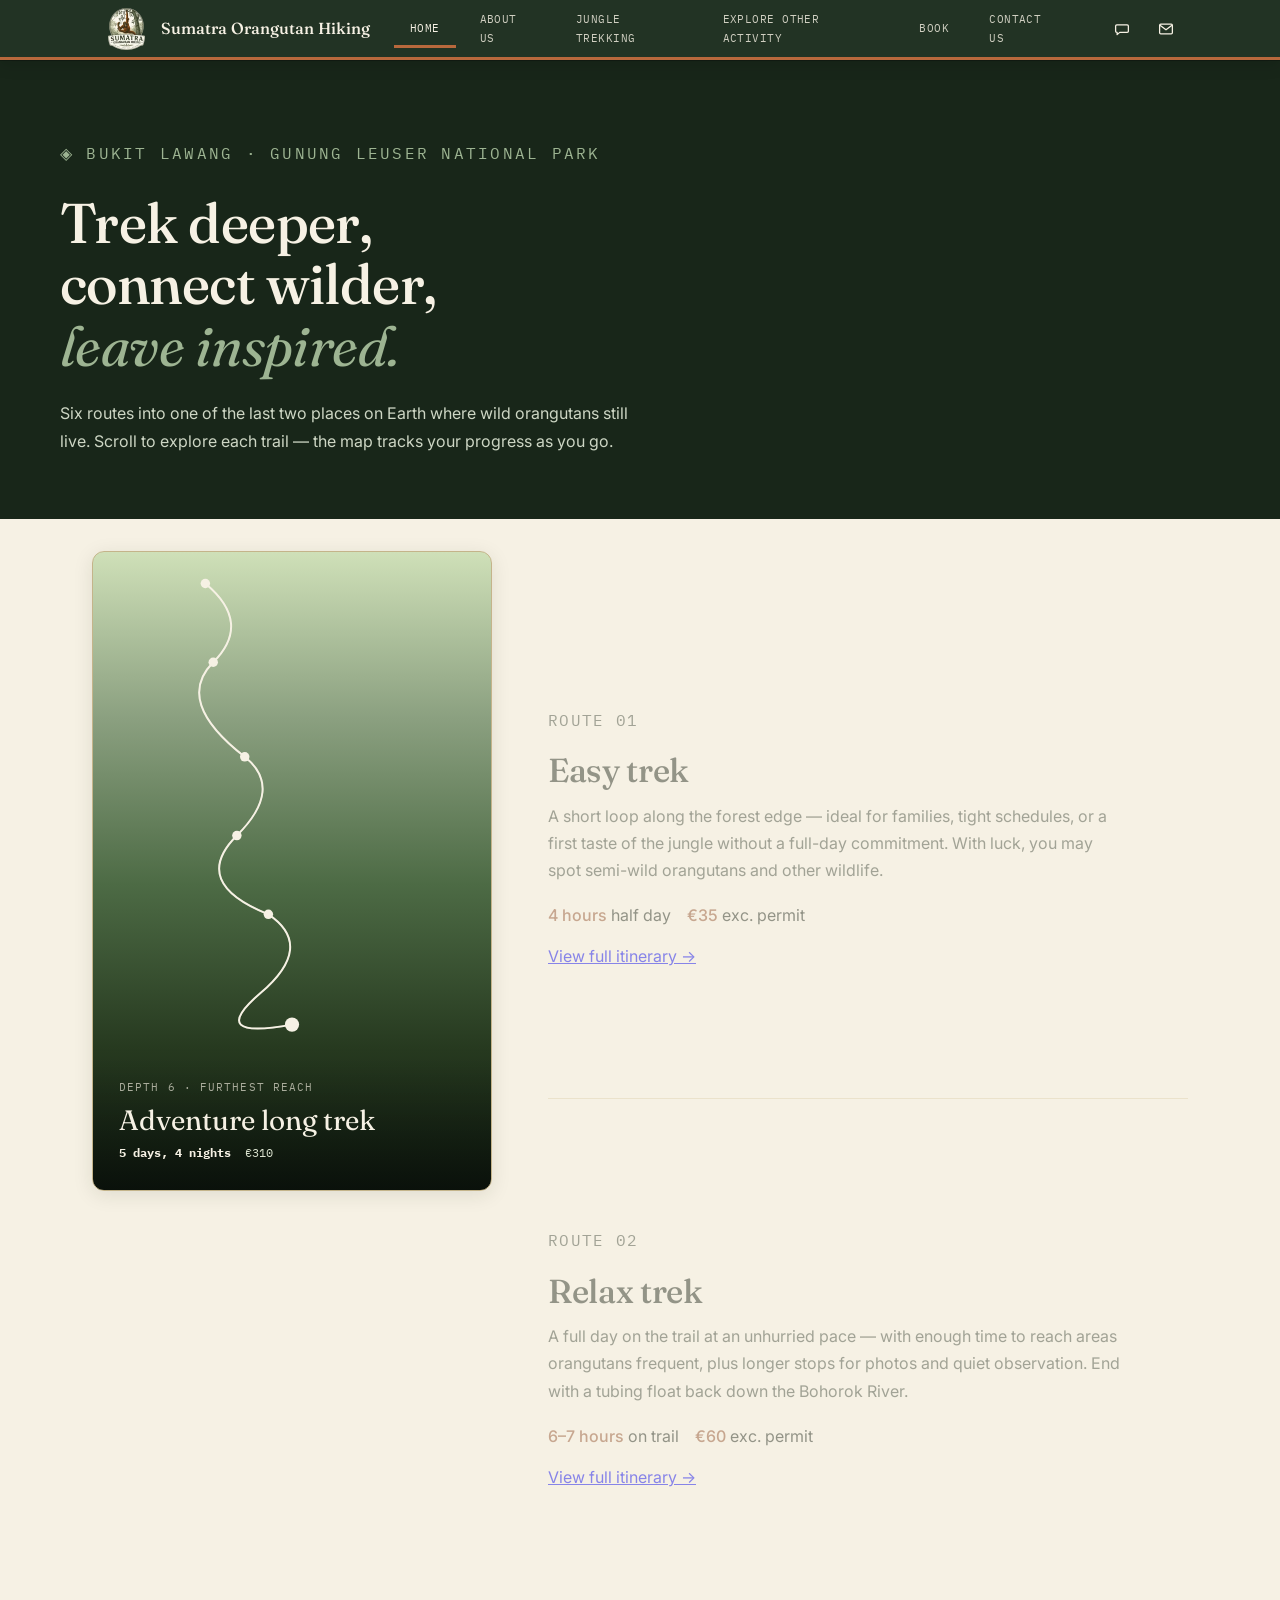
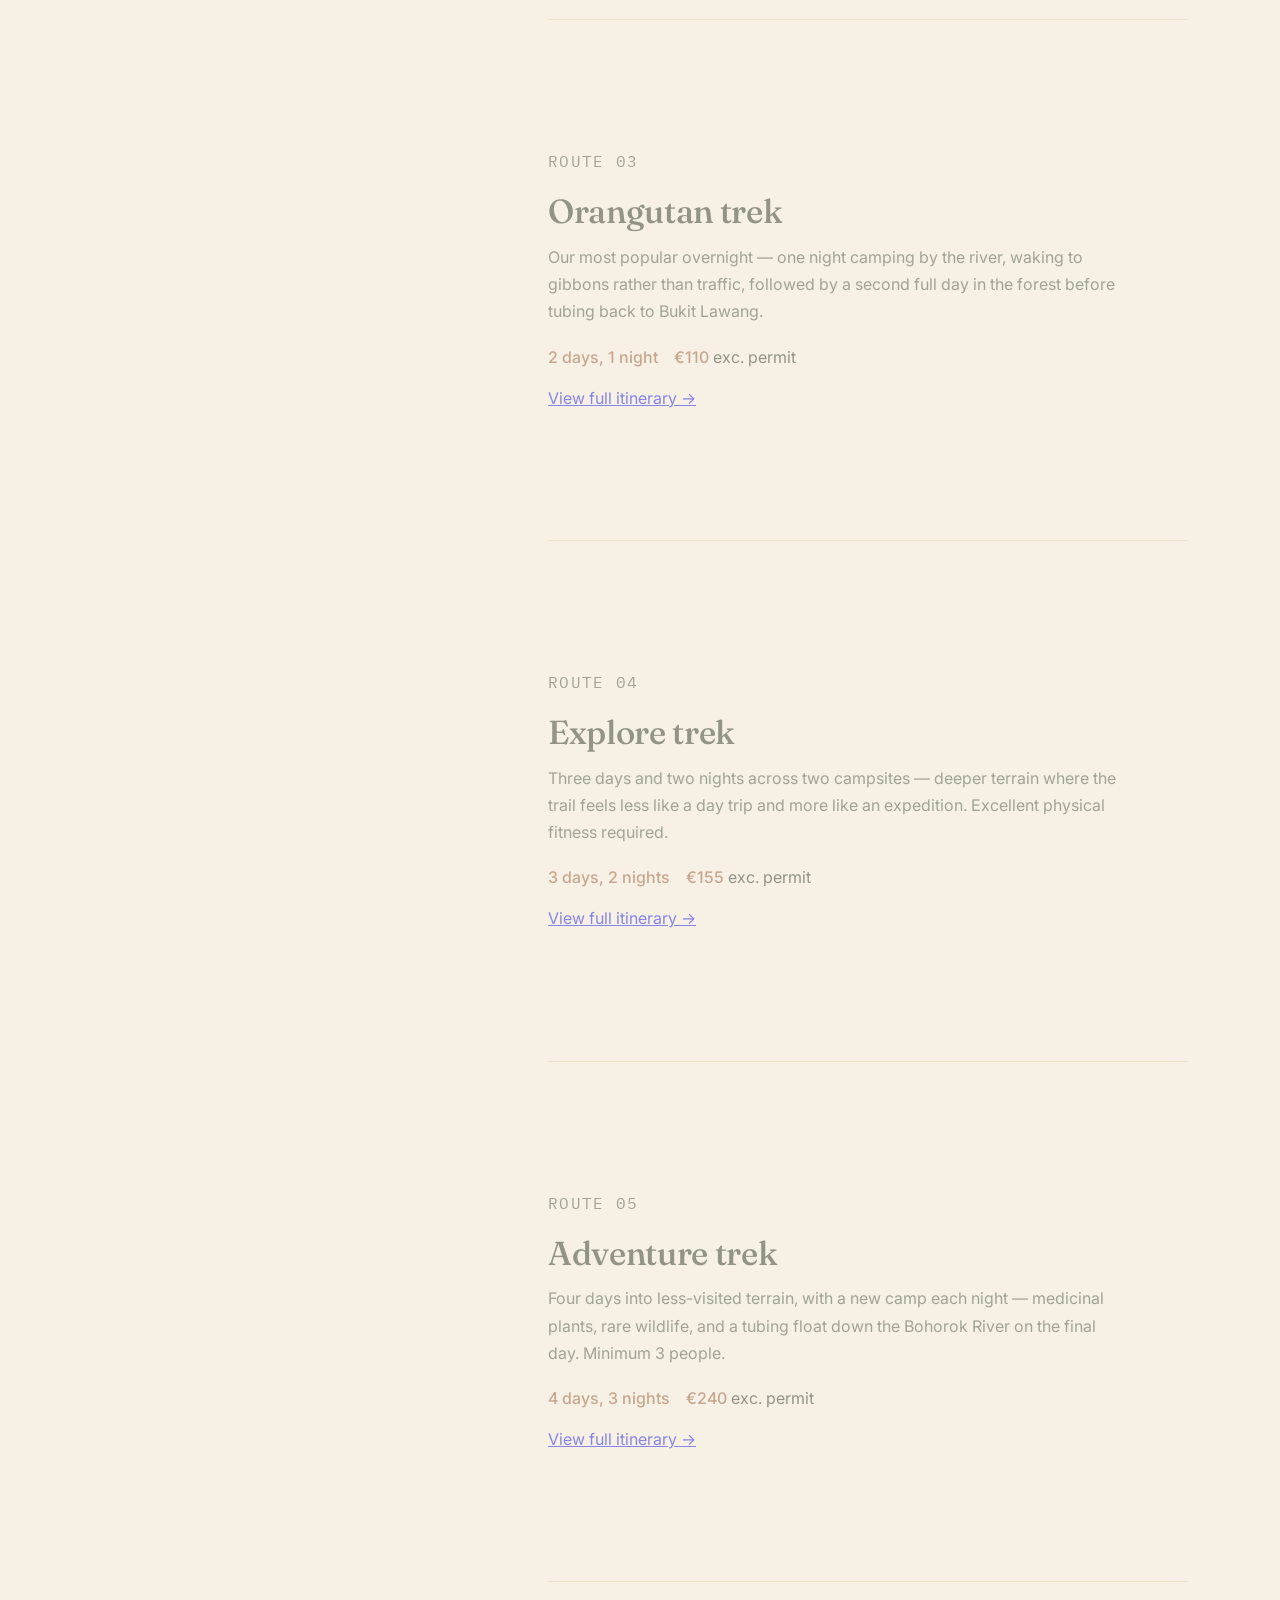
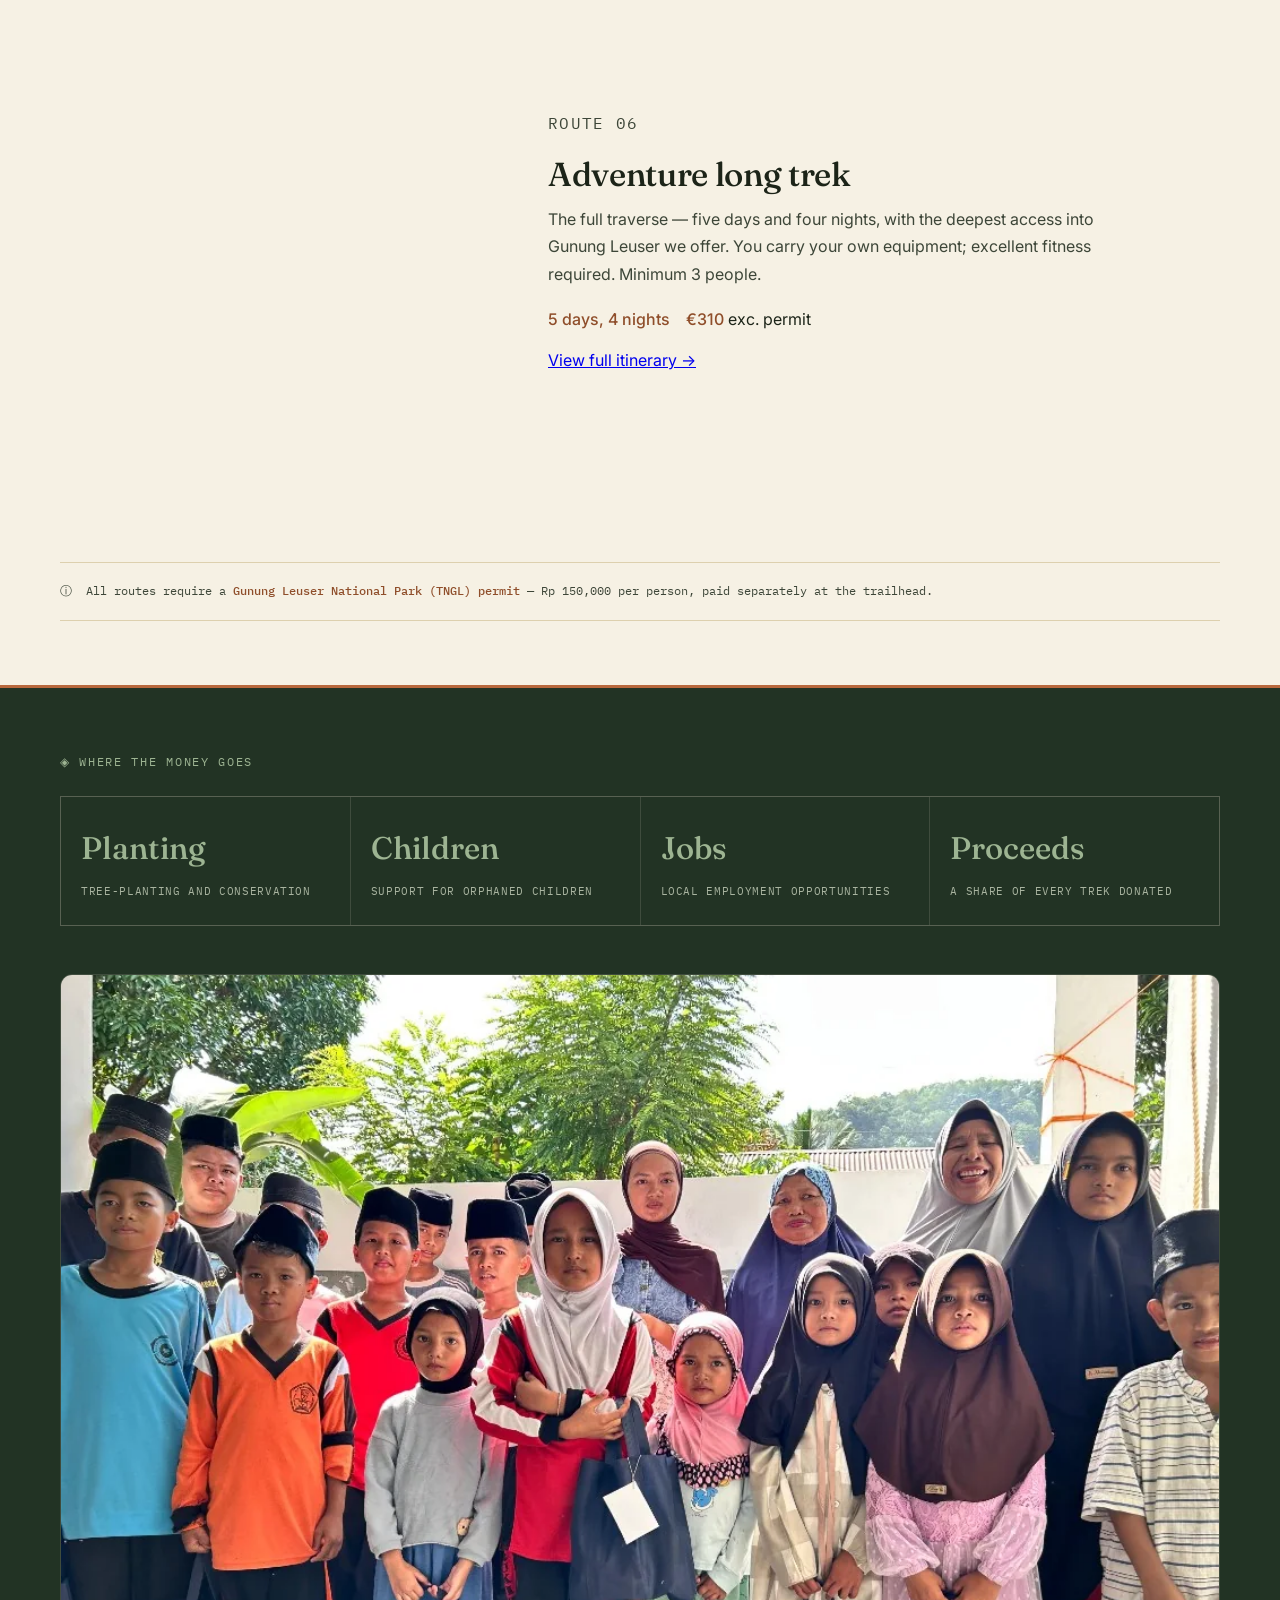
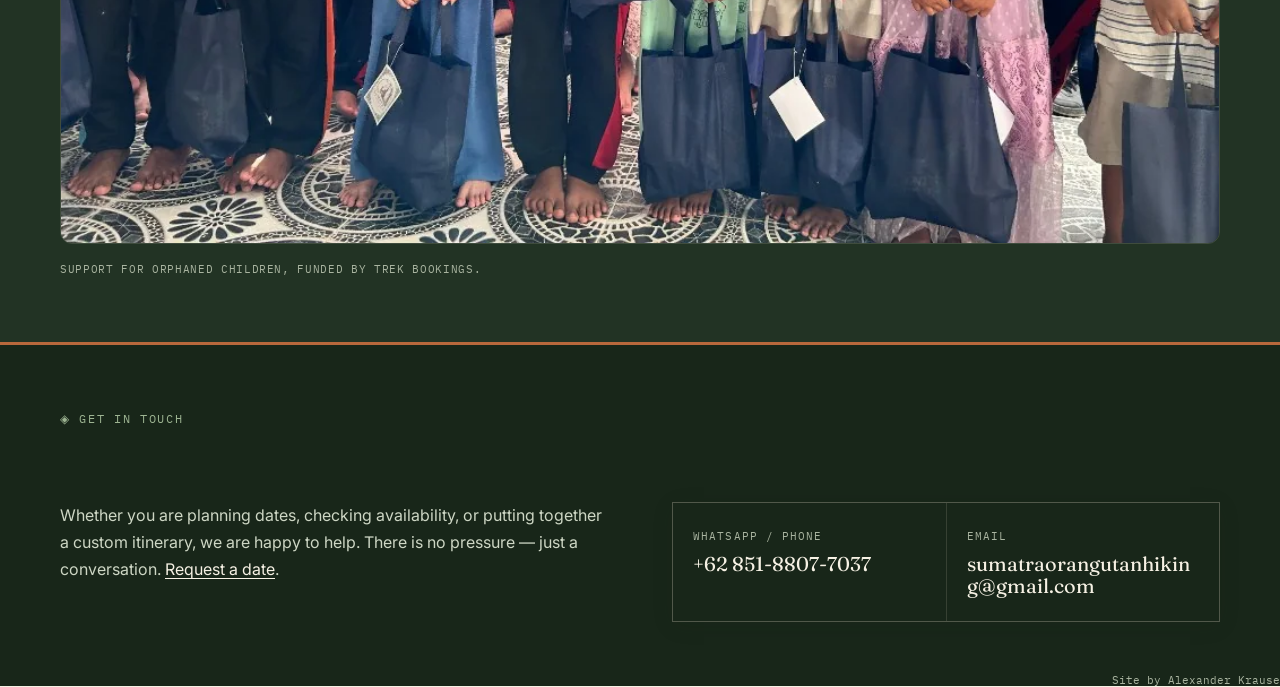
<file: index.html>
<!DOCTYPE html>
<html lang="en">
<head>
<meta charset="UTF-8">
<meta name="viewport" content="width=device-width, initial-scale=1">
<title>Sumatra Orangutan Hiking — Jungle Trekking Bukit Lawang</title>
<link rel="stylesheet" href="css/site.css">
<link rel="stylesheet" href="css/trek-selector.css">
</head>
<body>

<header class="site-nav">
  <div class="site-nav__inner">
    <a class="site-nav__brand" href="index.html"><picture><source type="image/webp" srcset="images/brand/logo.webp"><img class="site-nav__logo" src="images/brand/logo.png" alt=""></picture><span class="site-nav__brand-text"><span class="site-nav__brand-text--long">Sumatra Orangutan Hiking</span><span class="site-nav__brand-text--short" aria-hidden="true">Sumatra Hiking</span></span></a>
    <button class="site-nav__toggle" type="button" aria-expanded="false" aria-controls="site-menu" aria-label="Open menu">
      <svg width="18" height="14" viewBox="0 0 18 14" aria-hidden="true">
        <rect y="0" width="18" height="1.7" rx="1" fill="currentColor"/>
        <rect y="6.15" width="18" height="1.7" rx="1" fill="currentColor"/>
        <rect y="12.3" width="18" height="1.7" rx="1" fill="currentColor"/>
      </svg>
    </button>
    <div class="site-nav__contact">
      <a class="site-nav__contact-link" href="https://wa.me/6285188077037" aria-label="WhatsApp, +62 851-8807-7037">
        <svg width="18" height="18" viewBox="0 0 24 24" aria-hidden="true" fill="none" stroke="currentColor" stroke-width="1.7" stroke-linejoin="round">
          <path d="M5 6.5h14a1.5 1.5 0 0 1 1.5 1.5v7a1.5 1.5 0 0 1-1.5 1.5H9l-3.5 3v-3H5A1.5 1.5 0 0 1 3.5 15V8A1.5 1.5 0 0 1 5 6.5z"/>
        </svg>
      </a>
      <a class="site-nav__contact-link" href="mailto:sumatraorangutanhiking@gmail.com" aria-label="Email sumatraorangutanhiking@gmail.com">
        <svg width="18" height="18" viewBox="0 0 24 24" aria-hidden="true" fill="none" stroke="currentColor" stroke-width="1.7" stroke-linejoin="round">
          <rect x="3.5" y="5.5" width="17" height="13" rx="1.5"/>
          <path d="M4 7l8 6 8-6"/>
        </svg>
      </a>
    </div>
    <ul class="site-nav__menu" id="site-menu">
      <li class="site-nav__item"><a class="site-nav__link" href="index.html" aria-current="page">Home</a></li>
      <li class="site-nav__item"><a class="site-nav__link" href="about.html">About us</a></li>
      <li class="site-nav__item">
        <a class="site-nav__link" href="index.html#treks">Jungle Trekking</a>
        <ul class="site-nav__submenu">
          <li><a class="site-nav__link" href="easy-trek.html">Easy Trek (4 Hour)</a></li>
          <li><a class="site-nav__link" href="relax-trek.html">Relax Trek (1 Day)</a></li>
          <li><a class="site-nav__link" href="orangutan-trek.html">Orangutan Trek (2D1N)</a></li>
          <li><a class="site-nav__link" href="explore-trek.html">Explore Trek (3D2N)</a></li>
          <li><a class="site-nav__link" href="adventure-trek.html">Adventure Trek (4D3N)</a></li>
          <li><a class="site-nav__link" href="adventure-long-trek.html">Adventure Long Trek (5D4N)</a></li>
        </ul>
      </li>
      <li class="site-nav__item">
        <a class="site-nav__link" href="explore-activity.html">Explore other activity</a>
        <ul class="site-nav__submenu">
          <li><a class="site-nav__link" href="bat-cave.html">Bat Cave</a></li>
          <li><a class="site-nav__link" href="village-tour.html">Village Tour</a></li>
        </ul>
      </li>
      <li class="site-nav__item"><a class="site-nav__link" href="book.html">Book</a></li>
      <li class="site-nav__item"><a class="site-nav__link" href="contact.html">Contact us</a></li>
    </ul>
  </div>
</header>

<div class="hero">
  <div class="wrap">
    <p class="eyebrow">Bukit Lawang &middot; Gunung Leuser National Park</p>
    <h1>Trek deeper,<br>connect wilder,<br><em>leave inspired.</em></h1>
    <p>Six routes into one of the last two places on Earth where wild orangutans still live. Scroll to explore each trail — the map tracks your progress as you go.</p>
  </div>
</div>

<div class="split" id="treks">
  <div class="map-panel">
    <div class="map-svg-holder">
      <svg id="mapSvg" viewBox="0 0 400 640" xmlns="http://www.w3.org/2000/svg" preserveAspectRatio="xMidYMid meet" role="img" aria-label="Vertical cross-section of the trail, descending from the trailhead into the forest">
        <path id="mapPath"
              d="M 90 40 Q 150 90 100 140 T 140 260 Q 190 300 130 360 T 170 460 Q 230 500 160 560 T 200 600"
              fill="none" stroke-width="2" stroke-linecap="round"
              style="stroke:var(--map-path-inactive)"/>
        <path id="mapPathActive"
              d="M 90 40 Q 150 90 100 140 T 140 260 Q 190 300 130 360 T 170 460 Q 230 500 160 560 T 200 600"
              fill="none" stroke-width="2.5" stroke-linecap="round"
              style="stroke:var(--parchment-2)"/>

        <g class="map-stop" data-index="0"><circle cx="90" cy="40" r="6" style="fill:var(--parchment-2)"/></g>
        <g class="map-stop" data-index="1"><circle cx="100" cy="140" r="6" style="fill:var(--parchment-2)"/></g>
        <g class="map-stop" data-index="2"><circle cx="140" cy="260" r="6" style="fill:var(--parchment-2)"/></g>
        <g class="map-stop" data-index="3"><circle cx="130" cy="360" r="6" style="fill:var(--parchment-2)"/></g>
        <g class="map-stop" data-index="4"><circle cx="170" cy="460" r="6" style="fill:var(--parchment-2)"/></g>
        <g class="map-stop" data-index="5"><circle cx="200" cy="600" r="6" style="fill:var(--parchment-2)"/></g>
      </svg>
    </div>
    <div class="map-hud">
      <p class="kicker" id="hudKicker">Depth 1 &middot; forest edge</p>
      <p class="name" id="hudName">Easy trek</p>
      <div class="meta" id="hudMeta"><span><b style="color:var(--parchment-2);">4 hours</b></span><span>&#8364;35</span></div>
    </div>
  </div>

  <div class="copy-panel">
    <div class="trek-block active" data-index="0">
      <p class="trek-index">Route 01</p>
      <h2>Easy trek</h2>
      <p>A short loop along the forest edge — ideal for families, tight schedules, or a first taste of the jungle without a full-day commitment. With luck, you may spot semi-wild orangutans and other wildlife.</p>
      <div class="trek-stats"><span class="meta-chip"><b>4 hours</b> half day</span><span class="meta-chip"><b>&#8364;35</b> exc. permit</span></div>
      <a class="trek-block__link btn-outline" href="easy-trek.html">View full itinerary &rarr;</a>
    </div>
    <div class="trek-block" data-index="1">
      <p class="trek-index">Route 02</p>
      <h2>Relax trek</h2>
      <p>A full day on the trail at an unhurried pace — with enough time to reach areas orangutans frequent, plus longer stops for photos and quiet observation. End with a tubing float back down the Bohorok River.</p>
      <div class="trek-stats"><span class="meta-chip"><b>6–7 hours</b> on trail</span><span class="meta-chip"><b>&#8364;60</b> exc. permit</span></div>
      <a class="trek-block__link btn-outline" href="relax-trek.html">View full itinerary &rarr;</a>
    </div>
    <div class="trek-block" data-index="2">
      <p class="trek-index">Route 03</p>
      <h2>Orangutan trek</h2>
      <p>Our most popular overnight — one night camping by the river, waking to gibbons rather than traffic, followed by a second full day in the forest before tubing back to Bukit Lawang.</p>
      <div class="trek-stats"><span class="meta-chip"><b>2 days, 1 night</b></span><span class="meta-chip"><b>&#8364;110</b> exc. permit</span></div>
      <a class="trek-block__link btn-outline" href="orangutan-trek.html">View full itinerary &rarr;</a>
    </div>
    <div class="trek-block" data-index="3">
      <p class="trek-index">Route 04</p>
      <h2>Explore trek</h2>
      <p>Three days and two nights across two campsites — deeper terrain where the trail feels less like a day trip and more like an expedition. Excellent physical fitness required.</p>
      <div class="trek-stats"><span class="meta-chip"><b>3 days, 2 nights</b></span><span class="meta-chip"><b>&#8364;155</b> exc. permit</span></div>
      <a class="trek-block__link btn-outline" href="explore-trek.html">View full itinerary &rarr;</a>
    </div>
    <div class="trek-block" data-index="4">
      <p class="trek-index">Route 05</p>
      <h2>Adventure trek</h2>
      <p>Four days into less-visited terrain, with a new camp each night — medicinal plants, rare wildlife, and a tubing float down the Bohorok River on the final day. Minimum 3 people.</p>
      <div class="trek-stats"><span class="meta-chip"><b>4 days, 3 nights</b></span><span class="meta-chip"><b>&#8364;240</b> exc. permit</span></div>
      <a class="trek-block__link btn-outline" href="adventure-trek.html">View full itinerary &rarr;</a>
    </div>
    <div class="trek-block" data-index="5">
      <p class="trek-index">Route 06</p>
      <h2>Adventure long trek</h2>
      <p>The full traverse — five days and four nights, with the deepest access into Gunung Leuser we offer. You carry your own equipment; excellent fitness required. Minimum 3 people.</p>
      <div class="trek-stats"><span class="meta-chip"><b>5 days, 4 nights</b></span><span class="meta-chip"><b>&#8364;310</b> exc. permit</span></div>
      <a class="trek-block__link btn-outline" href="adventure-long-trek.html">View full itinerary &rarr;</a>
    </div>
  </div>
</div>

<div class="wrap">
  <div class="permit-strip">
    <span>&#9432;</span>
    <span>All routes require a <b>Gunung Leuser National Park (TNGL) permit</b> — Rp 150,000 per person, paid separately at the trailhead.</span>
  </div>
</div>

<div class="ledger">
  <div class="wrap">
    <p class="eyebrow">Where the money goes</p>
    <div class="ledger-grid">
      <div class="ledger-cell"><p class="ledger-num">Planting</p><p class="ledger-label">Tree-planting and conservation</p></div>
      <div class="ledger-cell"><p class="ledger-num">Children</p><p class="ledger-label">Support for orphaned children</p></div>
      <div class="ledger-cell"><p class="ledger-num">Jobs</p><p class="ledger-label">Local employment opportunities</p></div>
      <div class="ledger-cell"><p class="ledger-num">Proceeds</p><p class="ledger-label">A share of every trek donated</p></div>
    </div>
    <figure class="ledger-photo">
      <picture>
        <source type="image/webp" srcset="images/additional/IMG-20261103-WA0106-1024x768.webp">
        <img src="images/additional/IMG-20261103-WA0106-1024x768.jpg" alt="Children and adults standing together on a porch, holding gift bags">
      </picture>
      <figcaption>Support for orphaned children, funded by trek bookings.</figcaption>
    </figure>
  </div>
</div>

<section class="contact" id="contact">
  <div class="wrap">
    <p class="eyebrow">Get in touch</p>
    <p class="contact__intro">Whether you are planning dates, checking availability, or putting together a custom itinerary, we are happy to help. There is no pressure — just a conversation. <a href="book.html">Request a date</a>.</p>
    <div class="contact__grid">
      <div class="contact__cell">
        <p class="contact__label">WhatsApp / Phone</p>
        <p class="contact__value"><a href="https://wa.me/6285188077037">+62 851-8807-7037</a></p>
      </div>
      <div class="contact__cell">
        <p class="contact__label">Email</p>
        <p class="contact__value"><a href="mailto:sumatraorangutanhiking@gmail.com">sumatraorangutanhiking@gmail.com</a></p>
      </div>
    </div>
    <p class="contact__credit">Site by <a href="https://alexanderjirokrause.com">Alexander Krause</a></p>
  </div>
</section>


<script src="js/nav.js"></script>
<script src="js/trek-selector.js"></script>
</body>
</html>
</file>
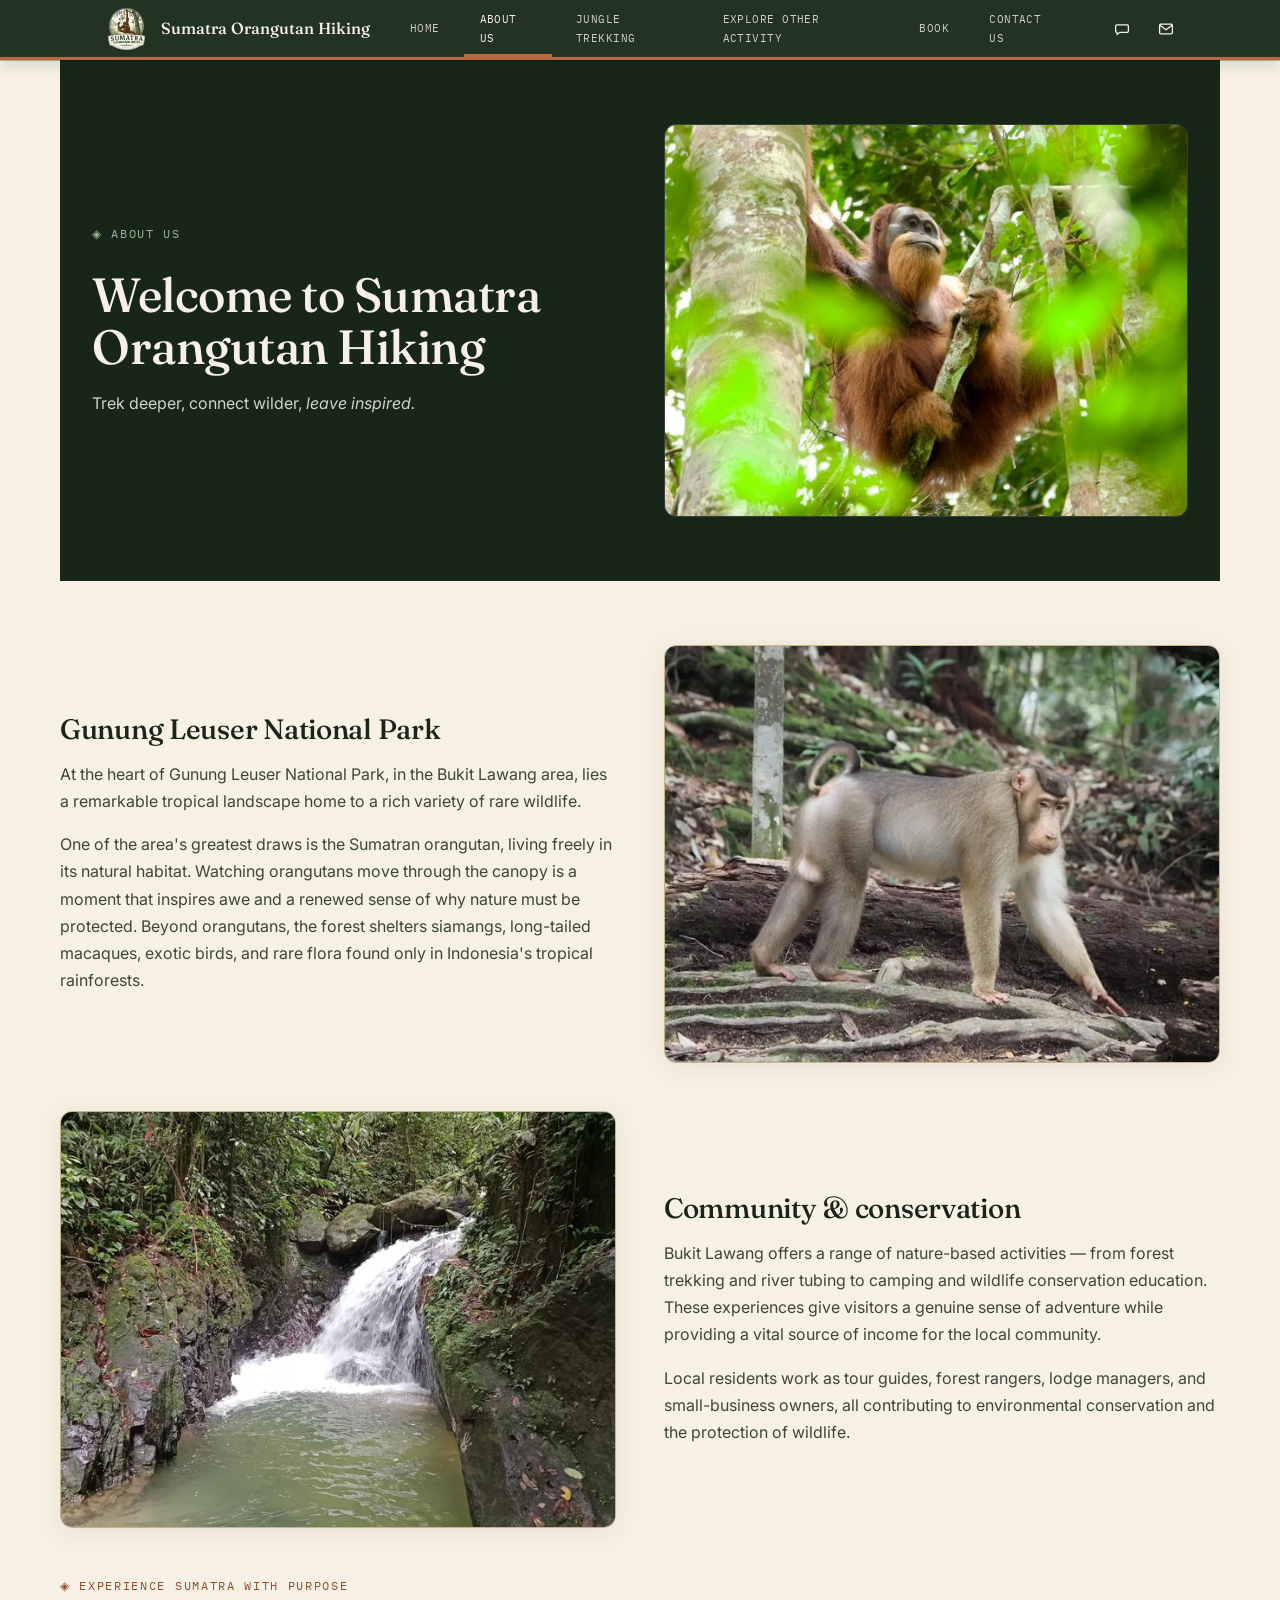
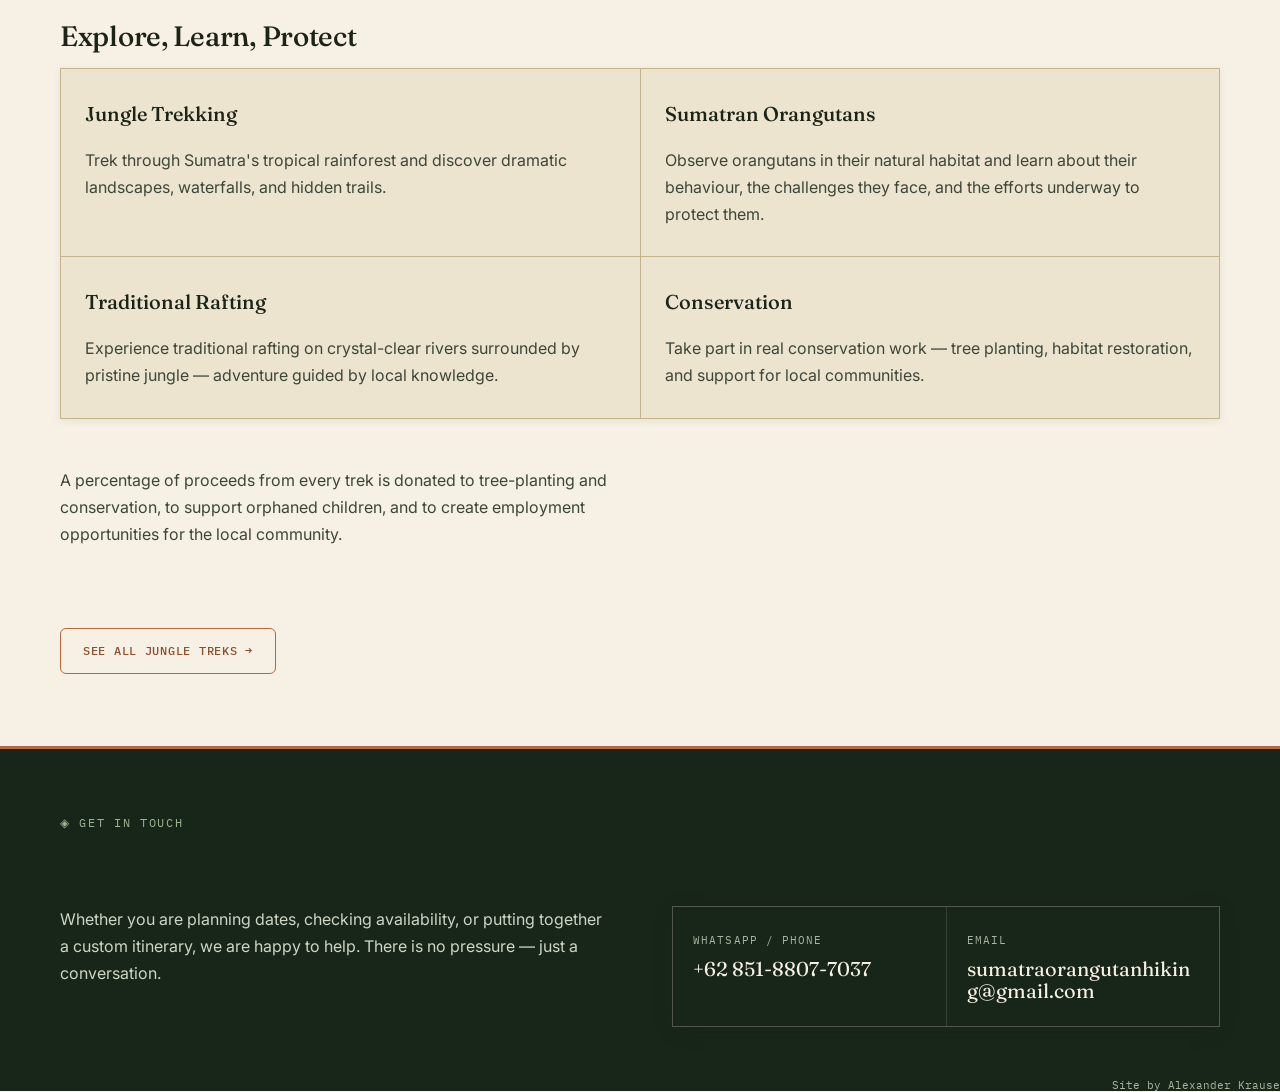
<file: about.html>
<!DOCTYPE html>
<html lang="en">
<head>
<meta charset="UTF-8">
<meta name="viewport" content="width=device-width, initial-scale=1">
<title>About Us — Sumatra Orangutan Hiking</title>
<link rel="stylesheet" href="css/site.css">
<link rel="stylesheet" href="css/page.css">
</head>
<body>

<header class="site-nav">
  <div class="site-nav__inner">
    <a class="site-nav__brand" href="index.html"><picture><source type="image/webp" srcset="images/brand/logo.webp"><img class="site-nav__logo" src="images/brand/logo.png" alt=""></picture><span class="site-nav__brand-text"><span class="site-nav__brand-text--long">Sumatra Orangutan Hiking</span><span class="site-nav__brand-text--short" aria-hidden="true">Sumatra Hiking</span></span></a>
    <button class="site-nav__toggle" type="button" aria-expanded="false" aria-controls="site-menu" aria-label="Open menu">
      <svg width="18" height="14" viewBox="0 0 18 14" aria-hidden="true">
        <rect y="0" width="18" height="1.7" rx="1" fill="currentColor"/>
        <rect y="6.15" width="18" height="1.7" rx="1" fill="currentColor"/>
        <rect y="12.3" width="18" height="1.7" rx="1" fill="currentColor"/>
      </svg>
    </button>
    <div class="site-nav__contact">
      <a class="site-nav__contact-link" href="https://wa.me/6285188077037" aria-label="WhatsApp, +62 851-8807-7037">
        <svg width="18" height="18" viewBox="0 0 24 24" aria-hidden="true" fill="none" stroke="currentColor" stroke-width="1.7" stroke-linejoin="round">
          <path d="M5 6.5h14a1.5 1.5 0 0 1 1.5 1.5v7a1.5 1.5 0 0 1-1.5 1.5H9l-3.5 3v-3H5A1.5 1.5 0 0 1 3.5 15V8A1.5 1.5 0 0 1 5 6.5z"/>
        </svg>
      </a>
      <a class="site-nav__contact-link" href="mailto:sumatraorangutanhiking@gmail.com" aria-label="Email sumatraorangutanhiking@gmail.com">
        <svg width="18" height="18" viewBox="0 0 24 24" aria-hidden="true" fill="none" stroke="currentColor" stroke-width="1.7" stroke-linejoin="round">
          <rect x="3.5" y="5.5" width="17" height="13" rx="1.5"/>
          <path d="M4 7l8 6 8-6"/>
        </svg>
      </a>
    </div>
    <ul class="site-nav__menu" id="site-menu">
      <li class="site-nav__item"><a class="site-nav__link" href="index.html">Home</a></li>
      <li class="site-nav__item"><a class="site-nav__link" href="about.html" aria-current="page">About us</a></li>
      <li class="site-nav__item">
        <a class="site-nav__link" href="index.html#treks">Jungle Trekking</a>
        <ul class="site-nav__submenu">
          <li><a class="site-nav__link" href="easy-trek.html">Easy Trek (4 Hour)</a></li>
          <li><a class="site-nav__link" href="relax-trek.html">Relax Trek (1 Day)</a></li>
          <li><a class="site-nav__link" href="orangutan-trek.html">Orangutan Trek (2D1N)</a></li>
          <li><a class="site-nav__link" href="explore-trek.html">Explore Trek (3D2N)</a></li>
          <li><a class="site-nav__link" href="adventure-trek.html">Adventure Trek (4D3N)</a></li>
          <li><a class="site-nav__link" href="adventure-long-trek.html">Adventure Long Trek (5D4N)</a></li>
        </ul>
      </li>
      <li class="site-nav__item">
        <a class="site-nav__link" href="explore-activity.html">Explore other activity</a>
        <ul class="site-nav__submenu">
          <li><a class="site-nav__link" href="bat-cave.html">Bat Cave</a></li>
          <li><a class="site-nav__link" href="village-tour.html">Village Tour</a></li>
        </ul>
      </li>
      <li class="site-nav__item"><a class="site-nav__link" href="book.html">Book</a></li>
      <li class="site-nav__item"><a class="site-nav__link" href="contact.html">Contact us</a></li>
    </ul>
  </div>
</header>

<div class="page-hero page-hero--with-image">
  <div>
    <p class="eyebrow">About us</p>
    <h1>Welcome to Sumatra Orangutan Hiking</h1>
    <p class="page-hero__lead">Trek deeper, connect wilder, <em>leave inspired.</em></p>
  </div>
  <div class="page-hero__image">
    <picture>
  <source type="image/webp" srcset="images/1 day trek/IMG-20251110-WA0054-1-1536x1072.webp">
  <img src="images/1 day trek/IMG-20251110-WA0054-1-1536x1072.jpg" alt="Sumatran orangutan in the jungle canopy">
</picture>
  </div>
</div>

<div class="page-body">
  <div class="wrap">
    <div class="media-row">
      <div class="media-row__text">
        <h2>Gunung Leuser National Park</h2>
        <div class="prose">
          <p>At the heart of Gunung Leuser National Park, in the Bukit Lawang area, lies a remarkable tropical landscape home to a rich variety of rare wildlife.</p>
          <p>One of the area's greatest draws is the Sumatran orangutan, living freely in its natural habitat. Watching orangutans move through the canopy is a moment that inspires awe and a renewed sense of why nature must be protected. Beyond orangutans, the forest shelters siamangs, long-tailed macaques, exotic birds, and rare flora found only in Indonesia's tropical rainforests.</p>
        </div>
      </div>
      <div class="media-row__image">
        <picture>
  <source type="image/webp" srcset="images/additional/IMG-20260611-WA0207-1536x1152.webp">
  <img src="images/additional/IMG-20260611-WA0207-1536x1152.jpg" alt="Sumatran rainforest in Gunung Leuser National Park">
</picture>
      </div>
    </div>

    <div class="media-row media-row--reverse">
      <div class="media-row__text">
        <h2>Community &amp; conservation</h2>
        <div class="prose">
          <p>Bukit Lawang offers a range of nature-based activities — from forest trekking and river tubing to camping and wildlife conservation education. These experiences give visitors a genuine sense of adventure while providing a vital source of income for the local community.</p>
          <p>Local residents work as tour guides, forest rangers, lodge managers, and small-business owners, all contributing to environmental conservation and the protection of wildlife.</p>
        </div>
      </div>
      <div class="media-row__image">
        <picture>
  <source type="image/webp" srcset="images/additional/IMG-20260610-WA0153-1536x1152.webp">
  <img src="images/additional/IMG-20260610-WA0153-1536x1152.jpg" alt="Waterfall in the Sumatran jungle">
</picture>
      </div>
    </div>

    <div>
      <p class="eyebrow">Experience Sumatra With Purpose</p>
      <h2 class="pillar-section__heading">Explore, Learn, Protect</h2>
      <div class="pillar-grid">
        <div class="pillar-cell">
          <h3>Jungle Trekking</h3>
          <p>Trek through Sumatra's tropical rainforest and discover dramatic landscapes, waterfalls, and hidden trails.</p>
        </div>
        <div class="pillar-cell">
          <h3>Sumatran Orangutans</h3>
          <p>Observe orangutans in their natural habitat and learn about their behaviour, the challenges they face, and the efforts underway to protect them.</p>
        </div>
        <div class="pillar-cell">
          <h3>Traditional Rafting</h3>
          <p>Experience traditional rafting on crystal-clear rivers surrounded by pristine jungle — adventure guided by local knowledge.</p>
        </div>
        <div class="pillar-cell">
          <h3>Conservation</h3>
          <p>Take part in real conservation work — tree planting, habitat restoration, and support for local communities.</p>
        </div>
      </div>
    </div>

    <div class="prose">
      <p>A percentage of proceeds from every trek is donated to tree-planting and conservation, to support orphaned children, and to create employment opportunities for the local community.</p>
    </div>

    <div class="cta-strip">
      <a class="btn-outline" href="index.html#treks">See all jungle treks &rarr;</a>
    </div>
  </div>
</div>

<section class="contact" id="contact">
  <div class="wrap">
    <p class="eyebrow">Get in touch</p>
    <p class="contact__intro">Whether you are planning dates, checking availability, or putting together a custom itinerary, we are happy to help. There is no pressure — just a conversation.</p>
    <div class="contact__grid">
      <div class="contact__cell">
        <p class="contact__label">WhatsApp / Phone</p>
        <p class="contact__value"><a href="https://wa.me/6285188077037">+62 851-8807-7037</a></p>
      </div>
      <div class="contact__cell">
        <p class="contact__label">Email</p>
        <p class="contact__value"><a href="mailto:sumatraorangutanhiking@gmail.com">sumatraorangutanhiking@gmail.com</a></p>
      </div>
    </div>
    <p class="contact__credit">Site by <a href="https://alexanderjirokrause.com">Alexander Krause</a></p>
  </div>
</section>


<script src="js/nav.js"></script>
</body>
</html>
</file>
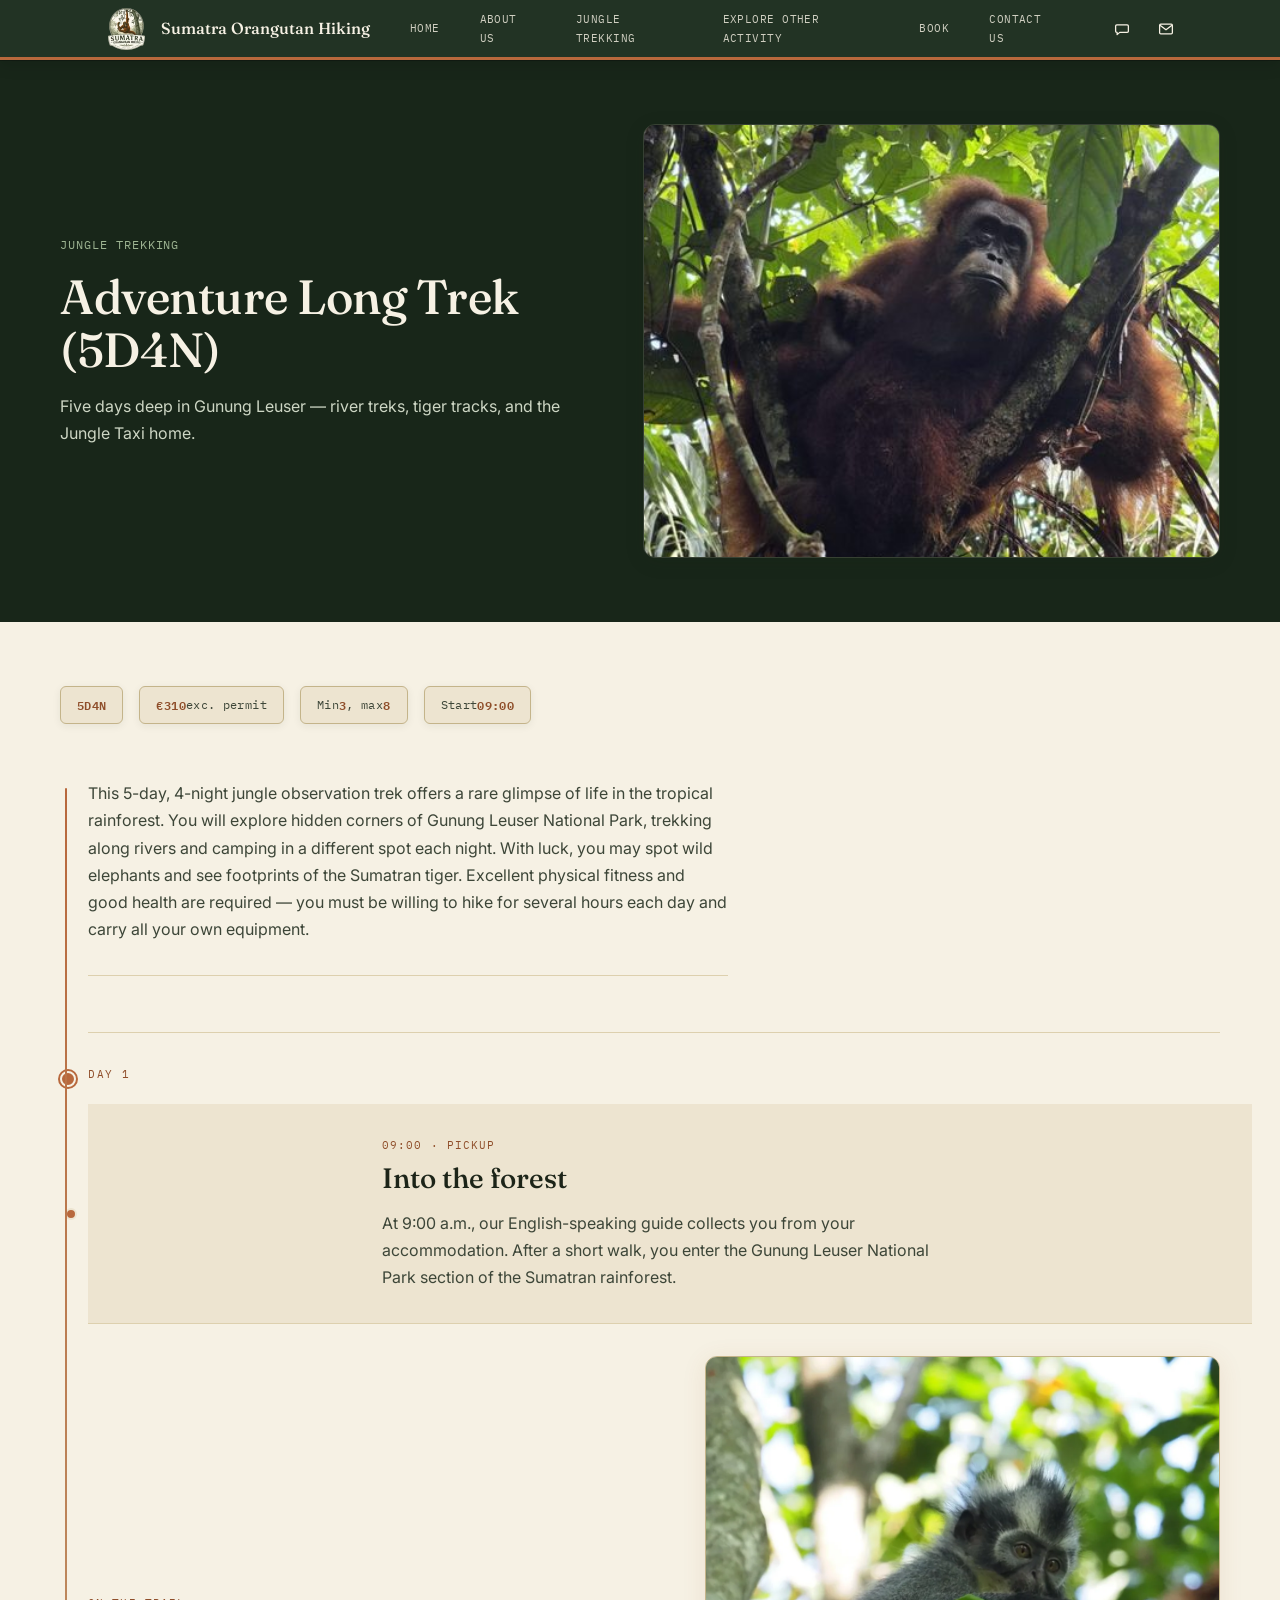
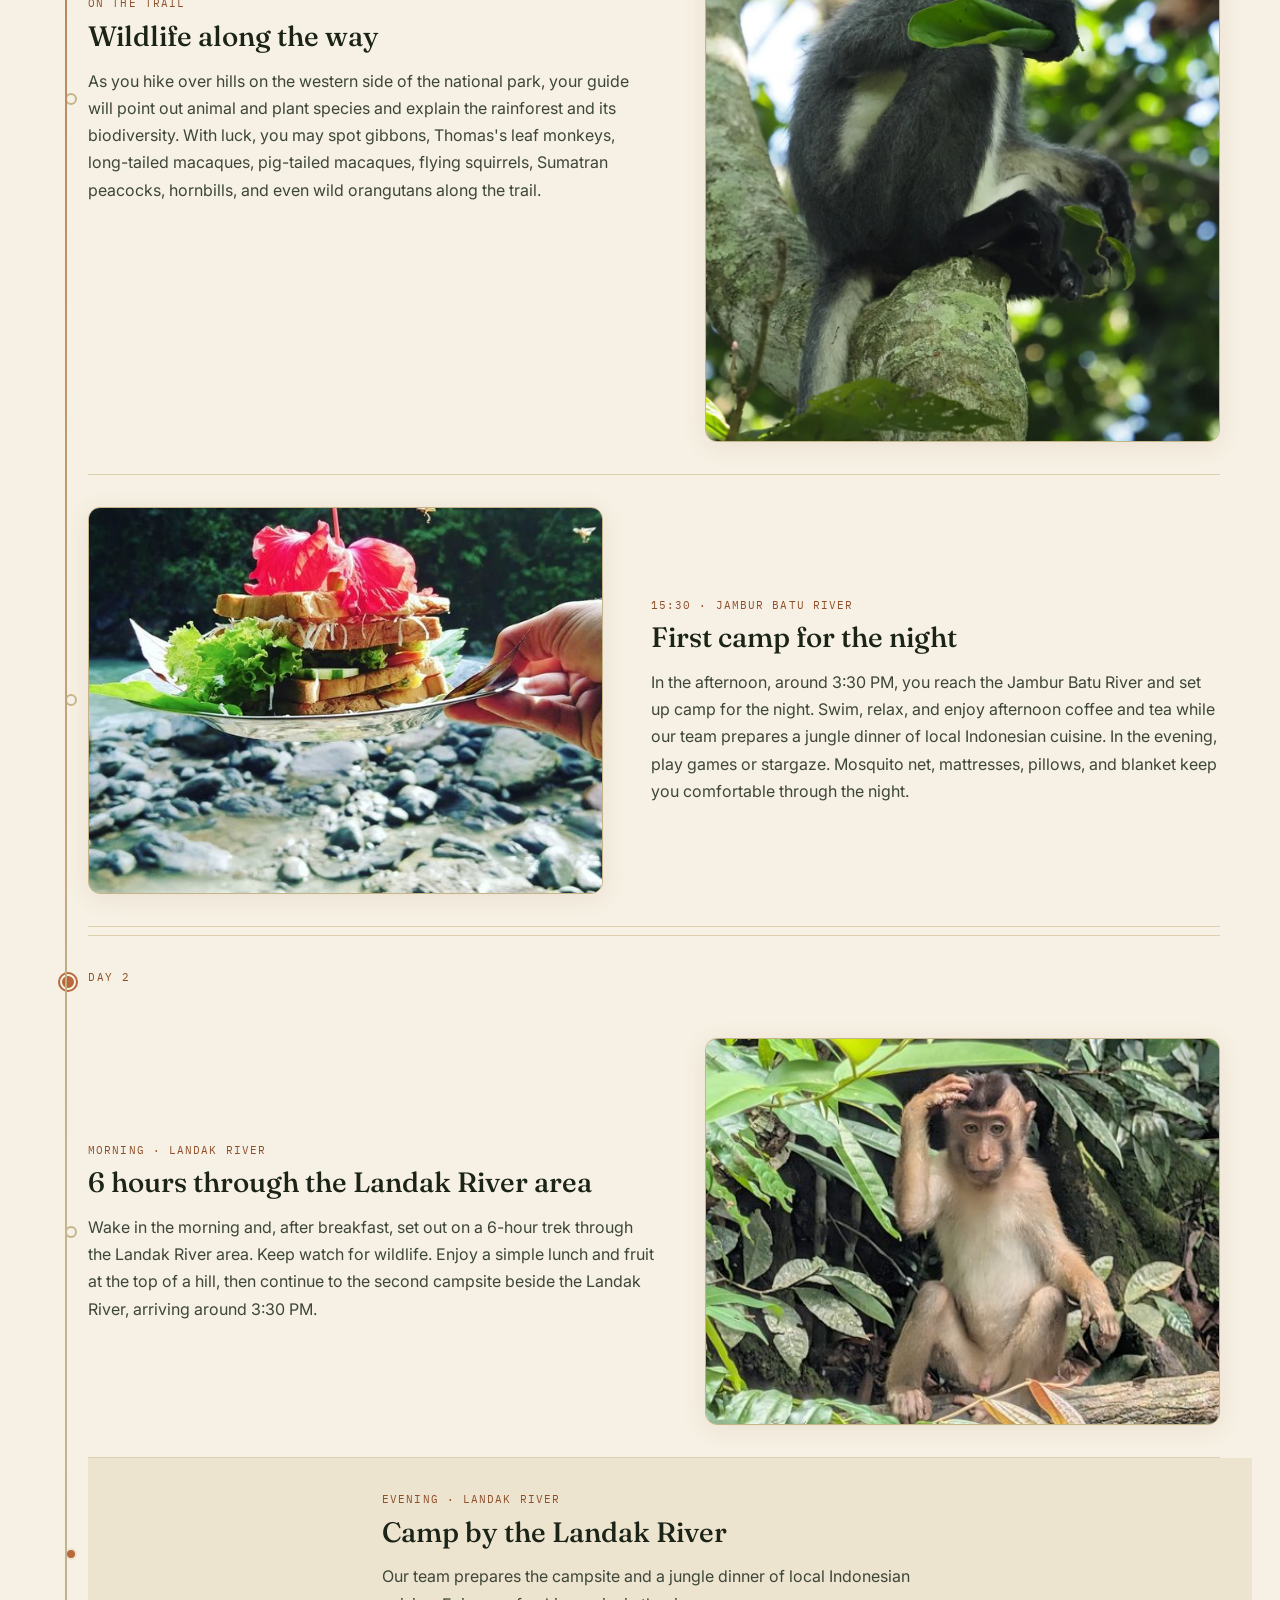
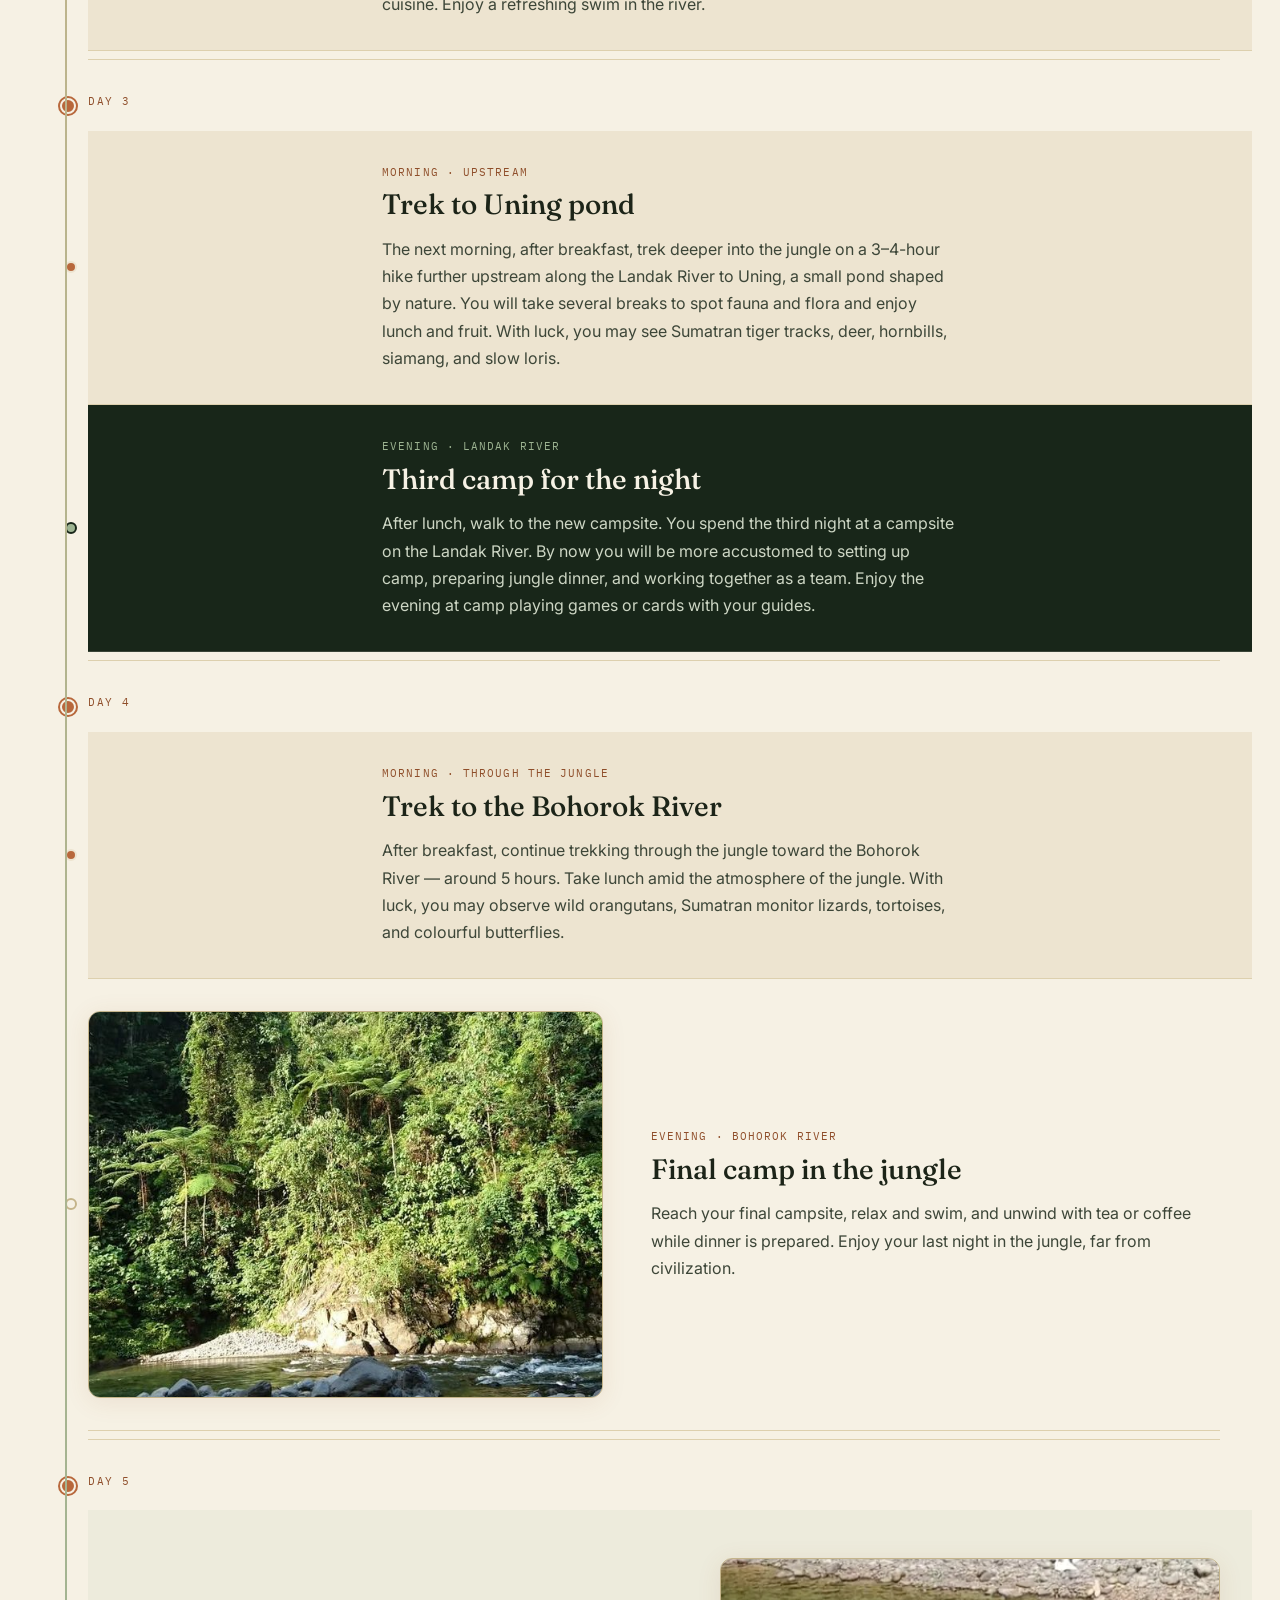
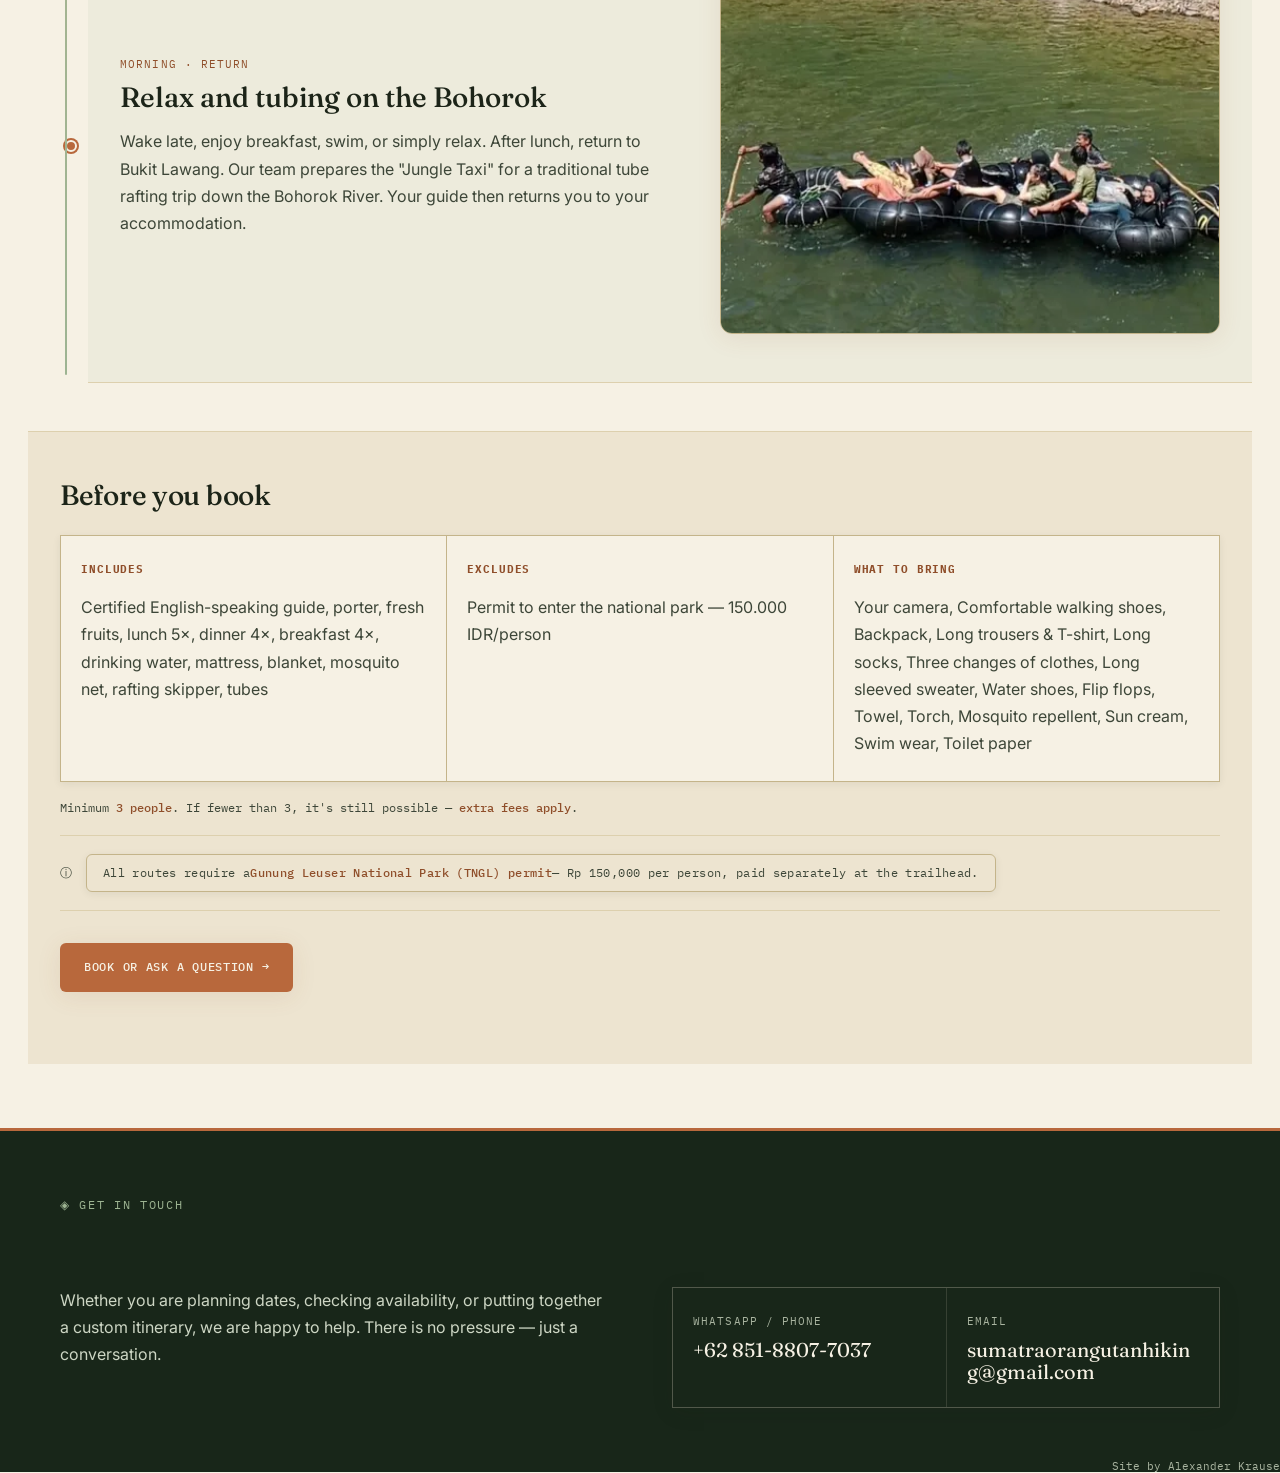
<file: adventure-long-trek.html>
<!DOCTYPE html>
<html lang="en">
<head>
<meta charset="UTF-8">
<meta name="viewport" content="width=device-width, initial-scale=1">
<title>Adventure Long Trek (5D4N) — Sumatra Orangutan Hiking</title>
<link rel="stylesheet" href="css/site.css">
<link rel="stylesheet" href="css/page.css">
<link rel="stylesheet" href="css/trek-detail.css">
<link rel="stylesheet" href="css/experience-timeline.css">
</head>
<body>

<header class="site-nav">
  <div class="site-nav__inner">
    <a class="site-nav__brand" href="index.html"><picture><source type="image/webp" srcset="images/brand/logo.webp"><img class="site-nav__logo" src="images/brand/logo.png" alt=""></picture><span class="site-nav__brand-text"><span class="site-nav__brand-text--long">Sumatra Orangutan Hiking</span><span class="site-nav__brand-text--short" aria-hidden="true">Sumatra Hiking</span></span></a>
    <button class="site-nav__toggle" type="button" aria-expanded="false" aria-controls="site-menu" aria-label="Open menu">
      <svg width="18" height="14" viewBox="0 0 18 14" aria-hidden="true">
        <rect y="0" width="18" height="1.7" rx="1" fill="currentColor"/>
        <rect y="6.15" width="18" height="1.7" rx="1" fill="currentColor"/>
        <rect y="12.3" width="18" height="1.7" rx="1" fill="currentColor"/>
      </svg>
    </button>
    <div class="site-nav__contact">
      <a class="site-nav__contact-link" href="https://wa.me/6285188077037" aria-label="WhatsApp, +62 851-8807-7037">
        <svg width="18" height="18" viewBox="0 0 24 24" aria-hidden="true" fill="none" stroke="currentColor" stroke-width="1.7" stroke-linejoin="round">
          <path d="M5 6.5h14a1.5 1.5 0 0 1 1.5 1.5v7a1.5 1.5 0 0 1-1.5 1.5H9l-3.5 3v-3H5A1.5 1.5 0 0 1 3.5 15V8A1.5 1.5 0 0 1 5 6.5z"/>
        </svg>
      </a>
      <a class="site-nav__contact-link" href="mailto:sumatraorangutanhiking@gmail.com" aria-label="Email sumatraorangutanhiking@gmail.com">
        <svg width="18" height="18" viewBox="0 0 24 24" aria-hidden="true" fill="none" stroke="currentColor" stroke-width="1.7" stroke-linejoin="round">
          <rect x="3.5" y="5.5" width="17" height="13" rx="1.5"/>
          <path d="M4 7l8 6 8-6"/>
        </svg>
      </a>
    </div>
    <ul class="site-nav__menu" id="site-menu">
      <li class="site-nav__item"><a class="site-nav__link" href="index.html">Home</a></li>
      <li class="site-nav__item"><a class="site-nav__link" href="about.html">About us</a></li>
      <li class="site-nav__item">
        <a class="site-nav__link" href="index.html#treks">Jungle Trekking</a>
        <ul class="site-nav__submenu">
          <li><a class="site-nav__link" href="easy-trek.html">Easy Trek (4 Hour)</a></li>
          <li><a class="site-nav__link" href="relax-trek.html">Relax Trek (1 Day)</a></li>
          <li><a class="site-nav__link" href="orangutan-trek.html">Orangutan Trek (2D1N)</a></li>
          <li><a class="site-nav__link" href="explore-trek.html">Explore Trek (3D2N)</a></li>
          <li><a class="site-nav__link" href="adventure-trek.html">Adventure Trek (4D3N)</a></li>
          <li><a class="site-nav__link" href="adventure-long-trek.html" aria-current="page">Adventure Long Trek (5D4N)</a></li>
        </ul>
      </li>
      <li class="site-nav__item">
        <a class="site-nav__link" href="explore-activity.html">Explore other activity</a>
        <ul class="site-nav__submenu">
          <li><a class="site-nav__link" href="bat-cave.html">Bat Cave</a></li>
          <li><a class="site-nav__link" href="village-tour.html">Village Tour</a></li>
        </ul>
      </li>
      <li class="site-nav__item"><a class="site-nav__link" href="book.html">Book</a></li>
      <li class="site-nav__item"><a class="site-nav__link" href="contact.html">Contact us</a></li>
    </ul>
  </div>
</header>

<div class="trek-hero trek-hero--balanced">
  <div class="trek-hero__inner">
    <div class="trek-hero__text">
      <p class="trek-hero__subtitle">Jungle Trekking</p>
      <h1>Adventure Long Trek (5D4N)</h1>
      <p class="trek-hero__intro">Five days deep in Gunung Leuser — river treks, tiger tracks, and the Jungle Taxi home.</p>
    </div>
    <div class="trek-hero__image">
      <picture>
  <source type="image/webp" srcset="images/5 day trek/IMG-20260522-WA0116-768x1024.webp">
  <img src="images/5 day trek/IMG-20260522-WA0116-768x1024.jpg" alt="Adult orangutan portrait in the Sumatran jungle">
</picture>
    </div>
  </div>
</div>

<div class="page-body">
  <div class="wrap">
    <div class="fact-strip">
      <span class="meta-chip"><b>5D4N</b></span>
      <span class="meta-chip"><b>€310</b> exc. permit</span>
      <span class="meta-chip">Min <b>3</b>, max <b>8</b></span>
      <span class="meta-chip">Start <b>09:00</b></span>
    </div>

    <div class="experience-timeline">
      <p class="timeline-intro">This 5-day, 4-night jungle observation trek offers a rare glimpse of life in the tropical rainforest. You will explore hidden corners of Gunung Leuser National Park, trekking along rivers and camping in a different spot each night. With luck, you may spot wild elephants and see footprints of the Sumatran tiger. Excellent physical fitness and good health are required — you must be willing to hike for several hours each day and carry all your own equipment.</p>

      <p class="timeline-day-marker">Day 1</p>

      <article class="timeline-beat timeline-beat--text-only">
        <div class="timeline-beat__content">
          <p class="timeline-beat__time">09:00 · Pickup</p>
          <h3 class="timeline-beat__title">Into the forest</h3>
          <div class="timeline-beat__body">
            <p>At 9:00 a.m., our English-speaking guide collects you from your accommodation. After a short walk, you enter the Gunung Leuser National Park section of the Sumatran rainforest.</p>
          </div>
        </div>
      </article>

      <article class="timeline-beat">
        <div class="timeline-beat__content">
          <p class="timeline-beat__time">On the trail</p>
          <h3 class="timeline-beat__title">Wildlife along the way</h3>
          <div class="timeline-beat__body">
            <p>As you hike over hills on the western side of the national park, your guide will point out animal and plant species and explain the rainforest and its biodiversity. With luck, you may spot gibbons, Thomas's leaf monkeys, long-tailed macaques, pig-tailed macaques, flying squirrels, Sumatran peacocks, hornbills, and even wild orangutans along the trail.</p>
          </div>
        </div>
        <div class="timeline-beat__media timeline-beat__media--portrait">
          <picture>
  <source type="image/webp" srcset="images/5%20day%20trek/thomas-leaf-monkey-1152x1536.webp">
  <img src="images/5 day trek/thomas-leaf-monkey-1152x1536.jpg" alt="Thomas's leaf monkey in a tree, holding a leaf">
</picture>
        </div>
      </article>

      <article class="timeline-beat timeline-beat--reverse">
        <div class="timeline-beat__content">
          <p class="timeline-beat__time">15:30 · Jambur Batu River</p>
          <h3 class="timeline-beat__title">First camp for the night</h3>
          <div class="timeline-beat__body">
            <p>In the afternoon, around 3:30 PM, you reach the Jambur Batu River and set up camp for the night. Swim, relax, and enjoy afternoon coffee and tea while our team prepares a jungle dinner of local Indonesian cuisine. In the evening, play games or stargaze. Mosquito net, mattresses, pillows, and blanket keep you comfortable through the night.</p>
          </div>
        </div>
        <div class="timeline-beat__media">
          <picture>
  <source type="image/webp" srcset="images/4 day trek/IMG_20260516_152740.webp">
  <img src="images/4 day trek/IMG_20260516_152740.jpg" alt="River camp along the Bohorok River">
</picture>
        </div>
      </article>

      <p class="timeline-day-marker">Day 2</p>

      <article class="timeline-beat">
        <div class="timeline-beat__content">
          <p class="timeline-beat__time">Morning · Landak River</p>
          <h3 class="timeline-beat__title">6 hours through the Landak River area</h3>
          <div class="timeline-beat__body">
            <p>Wake in the morning and, after breakfast, set out on a 6-hour trek through the Landak River area. Keep watch for wildlife. Enjoy a simple lunch and fruit at the top of a hill, then continue to the second campsite beside the Landak River, arriving around 3:30 PM.</p>
          </div>
        </div>
        <div class="timeline-beat__media">
          <picture>
  <source type="image/webp" srcset="images/5 day trek/IMG-20260522-WA0118.webp">
  <img src="images/5 day trek/IMG-20260522-WA0118.jpg" alt="Wildlife along the jungle trail">
</picture>
        </div>
      </article>

      <article class="timeline-beat timeline-beat--text-only">
        <div class="timeline-beat__content">
          <p class="timeline-beat__time">Evening · Landak River</p>
          <h3 class="timeline-beat__title">Camp by the Landak River</h3>
          <div class="timeline-beat__body">
            <p>Our team prepares the campsite and a jungle dinner of local Indonesian cuisine. Enjoy a refreshing swim in the river.</p>
          </div>
        </div>
      </article>

      <p class="timeline-day-marker">Day 3</p>

      <article class="timeline-beat timeline-beat--text-only">
        <div class="timeline-beat__content">
          <p class="timeline-beat__time">Morning · Upstream</p>
          <h3 class="timeline-beat__title">Trek to Uning pond</h3>
          <div class="timeline-beat__body">
            <p>The next morning, after breakfast, trek deeper into the jungle on a 3–4-hour hike further upstream along the Landak River to Uning, a small pond shaped by nature. You will take several breaks to spot fauna and flora and enjoy lunch and fruit. With luck, you may see Sumatran tiger tracks, deer, hornbills, siamang, and slow loris.</p>
          </div>
        </div>
      </article>

      <article class="timeline-beat timeline-beat--text-only timeline-beat--night">
        <div class="timeline-beat__content">
          <p class="timeline-beat__time">Evening · Landak River</p>
          <h3 class="timeline-beat__title">Third camp for the night</h3>
          <div class="timeline-beat__body">
            <p>After lunch, walk to the new campsite. You spend the third night at a campsite on the Landak River. By now you will be more accustomed to setting up camp, preparing jungle dinner, and working together as a team. Enjoy the evening at camp playing games or cards with your guides.</p>
          </div>
        </div>
      </article>

      <p class="timeline-day-marker">Day 4</p>

      <article class="timeline-beat timeline-beat--text-only">
        <div class="timeline-beat__content">
          <p class="timeline-beat__time">Morning · Through the jungle</p>
          <h3 class="timeline-beat__title">Trek to the Bohorok River</h3>
          <div class="timeline-beat__body">
            <p>After breakfast, continue trekking through the jungle toward the Bohorok River — around 5 hours. Take lunch amid the atmosphere of the jungle. With luck, you may observe wild orangutans, Sumatran monitor lizards, tortoises, and colourful butterflies.</p>
          </div>
        </div>
      </article>

      <article class="timeline-beat timeline-beat--reverse">
        <div class="timeline-beat__content">
          <p class="timeline-beat__time">Evening · Bohorok River</p>
          <h3 class="timeline-beat__title">Final camp in the jungle</h3>
          <div class="timeline-beat__body">
            <p>Reach your final campsite, relax and swim, and unwind with tea or coffee while dinner is prepared. Enjoy your last night in the jungle, far from civilization.</p>
          </div>
        </div>
        <div class="timeline-beat__media">
          <picture>
  <source type="image/webp" srcset="images/4 day trek/IMG-20260517-WA0014.webp">
  <img src="images/4 day trek/IMG-20260517-WA0014.jpg" alt="Final camp beside the Bohorok River">
</picture>
        </div>
      </article>

      <p class="timeline-day-marker">Day 5</p>

      <article class="timeline-beat timeline-beat--emphasis">
        <div class="timeline-beat__content">
          <p class="timeline-beat__time">Morning · Return</p>
          <h3 class="timeline-beat__title">Relax and tubing on the Bohorok</h3>
          <div class="timeline-beat__body">
            <p>Wake late, enjoy breakfast, swim, or simply relax. After lunch, return to Bukit Lawang. Our team prepares the "Jungle Taxi" for a traditional tube rafting trip down the Bohorok River. Your guide then returns you to your accommodation.</p>
          </div>
        </div>
        <div class="timeline-beat__media">
          <picture>
  <source type="image/webp" srcset="images/additional/IMG-20260515-WA0023-e1780767474571.webp">
  <img src="images/additional/IMG-20260515-WA0023-e1780767474571.jpg" alt="Traditional tube rafting on the Bohorok River">
</picture>
        </div>
      </article>
    </div>

    <div class="booking-section">
      <h2 class="booking-section__heading">Before you book</h2>
      <div class="includes-grid">
        <div class="includes-cell">
          <h3>Includes</h3>
          <p>Certified English-speaking guide, porter, fresh fruits, lunch 5&times;, dinner 4&times;, breakfast 4&times;, drinking water, mattress, blanket, mosquito net, rafting skipper, tubes</p>
        </div>
        <div class="includes-cell">
          <h3>Excludes</h3>
          <p>Permit to enter the national park — 150.000 IDR/person</p>
        </div>
        <div class="includes-cell">
          <h3>What to bring</h3>
          <p>Your camera, Comfortable walking shoes, Backpack, Long trousers &amp; T-shirt, Long socks, Three changes of clothes, Long sleeved sweater, Water shoes, Flip flops, Towel, Torch, Mosquito repellent, Sun cream, Swim wear, Toilet paper</p>
        </div>
      </div>
      <p class="group-note">Minimum <b>3 people</b>. If fewer than 3, it's still possible — <b>extra fees apply</b>.</p>
      <div class="permit-strip">
        <span>&#9432;</span>
        <span class="meta-chip">All routes require a <b>Gunung Leuser National Park (TNGL) permit</b> — Rp 150,000 per person, paid separately at the trailhead.</span>
      </div>
      <div class="cta-strip">
        <a class="btn-primary" href="book.html?trek=adventure-long">Book or ask a question &rarr;</a>
      </div>
    </div>
  </div>
</div>

<section class="contact" id="contact">
  <div class="wrap">
    <p class="eyebrow">Get in touch</p>
    <p class="contact__intro">Whether you are planning dates, checking availability, or putting together a custom itinerary, we are happy to help. There is no pressure — just a conversation.</p>
    <div class="contact__grid">
      <div class="contact__cell">
        <p class="contact__label">WhatsApp / Phone</p>
        <p class="contact__value"><a href="https://wa.me/6285188077037">+62 851-8807-7037</a></p>
      </div>
      <div class="contact__cell">
        <p class="contact__label">Email</p>
        <p class="contact__value"><a href="mailto:sumatraorangutanhiking@gmail.com">sumatraorangutanhiking@gmail.com</a></p>
      </div>
    </div>
    <p class="contact__credit">Site by <a href="https://alexanderjirokrause.com">Alexander Krause</a></p>
  </div>
</section>


<script src="js/nav.js"></script>
</body>
</html>
</file>
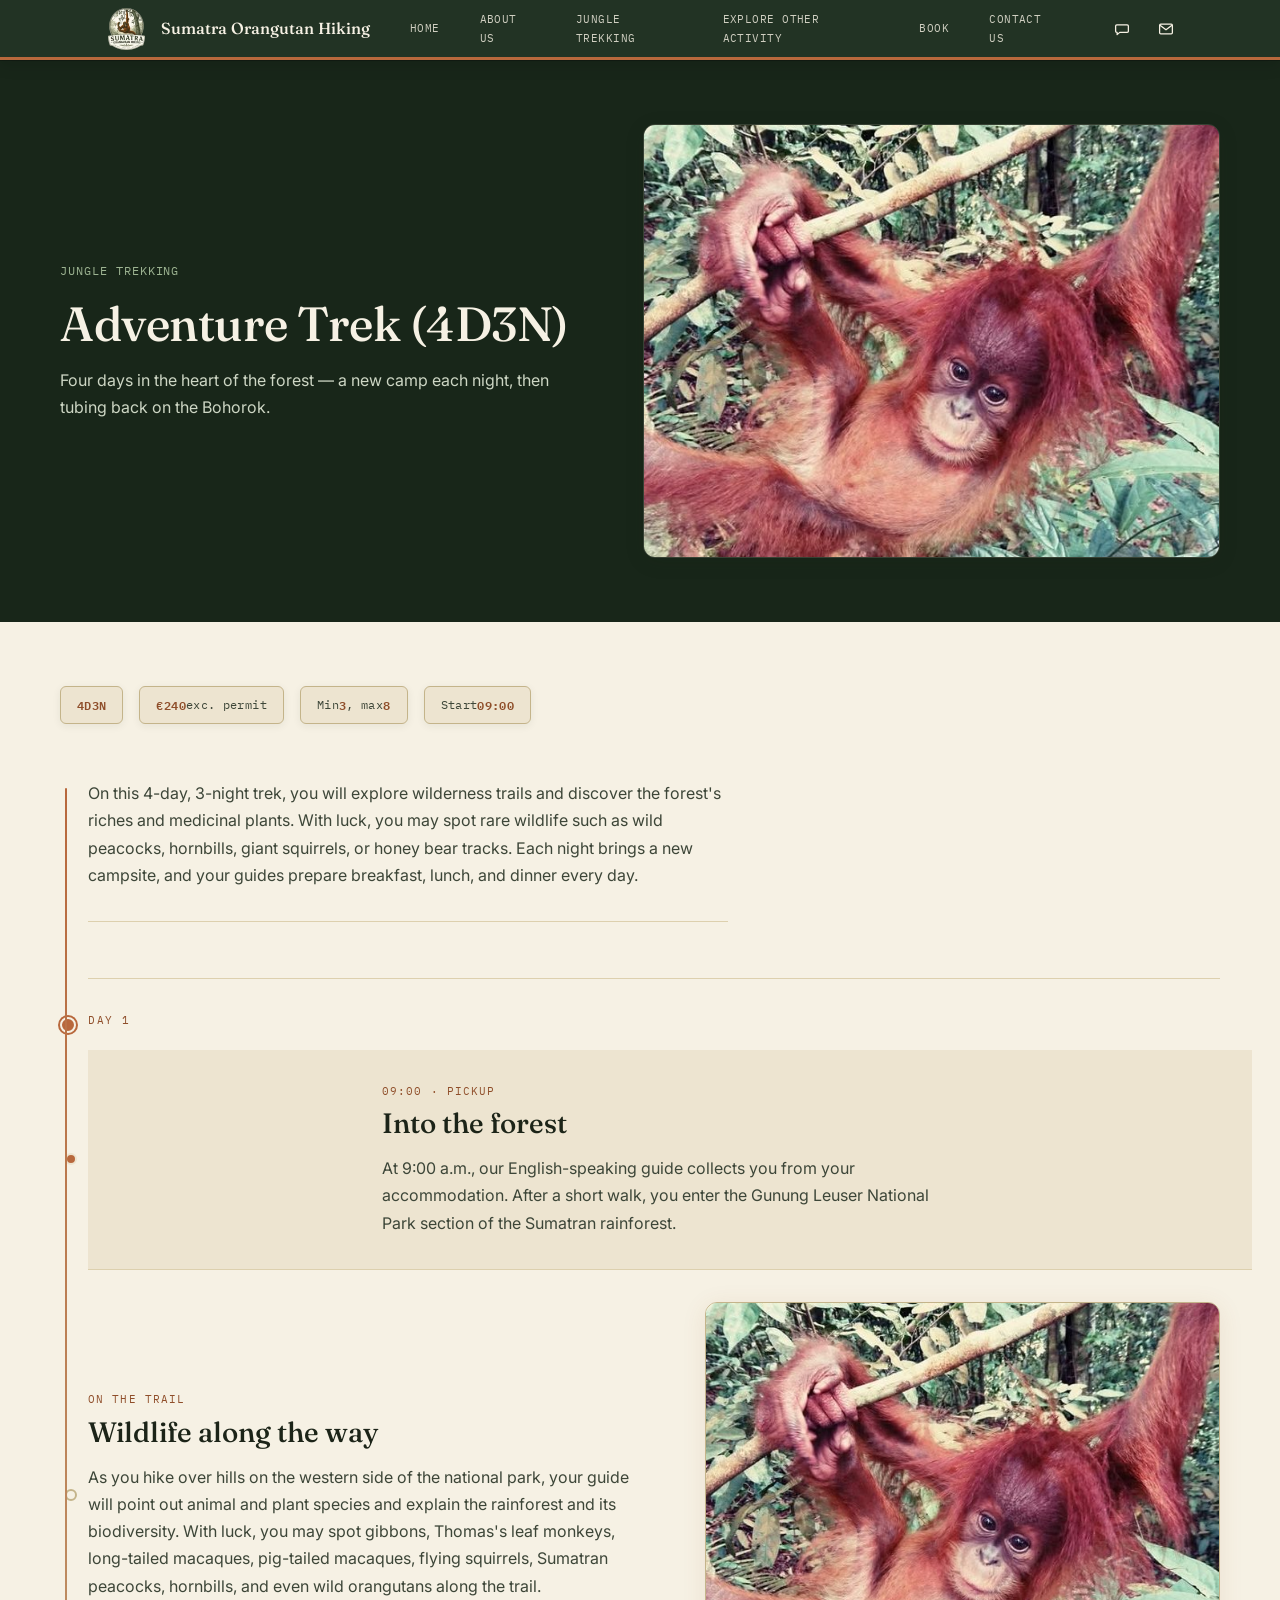
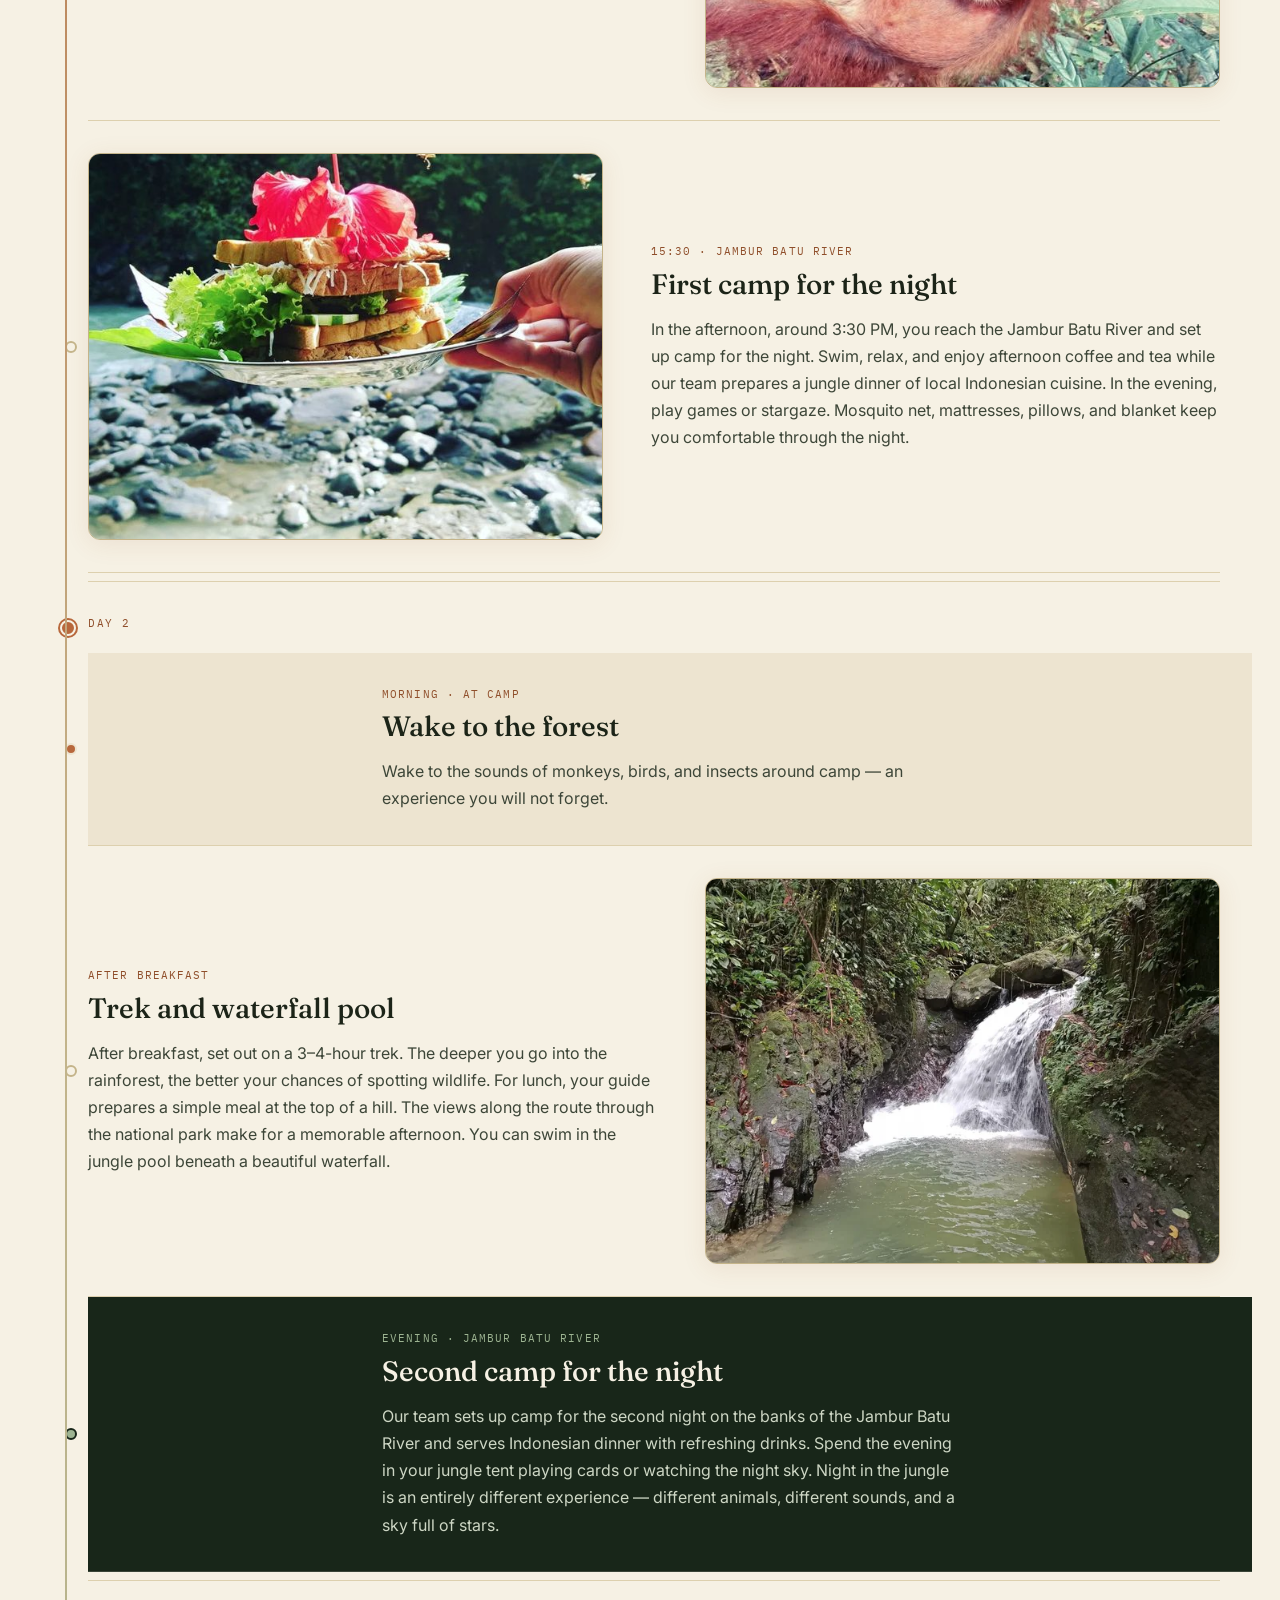
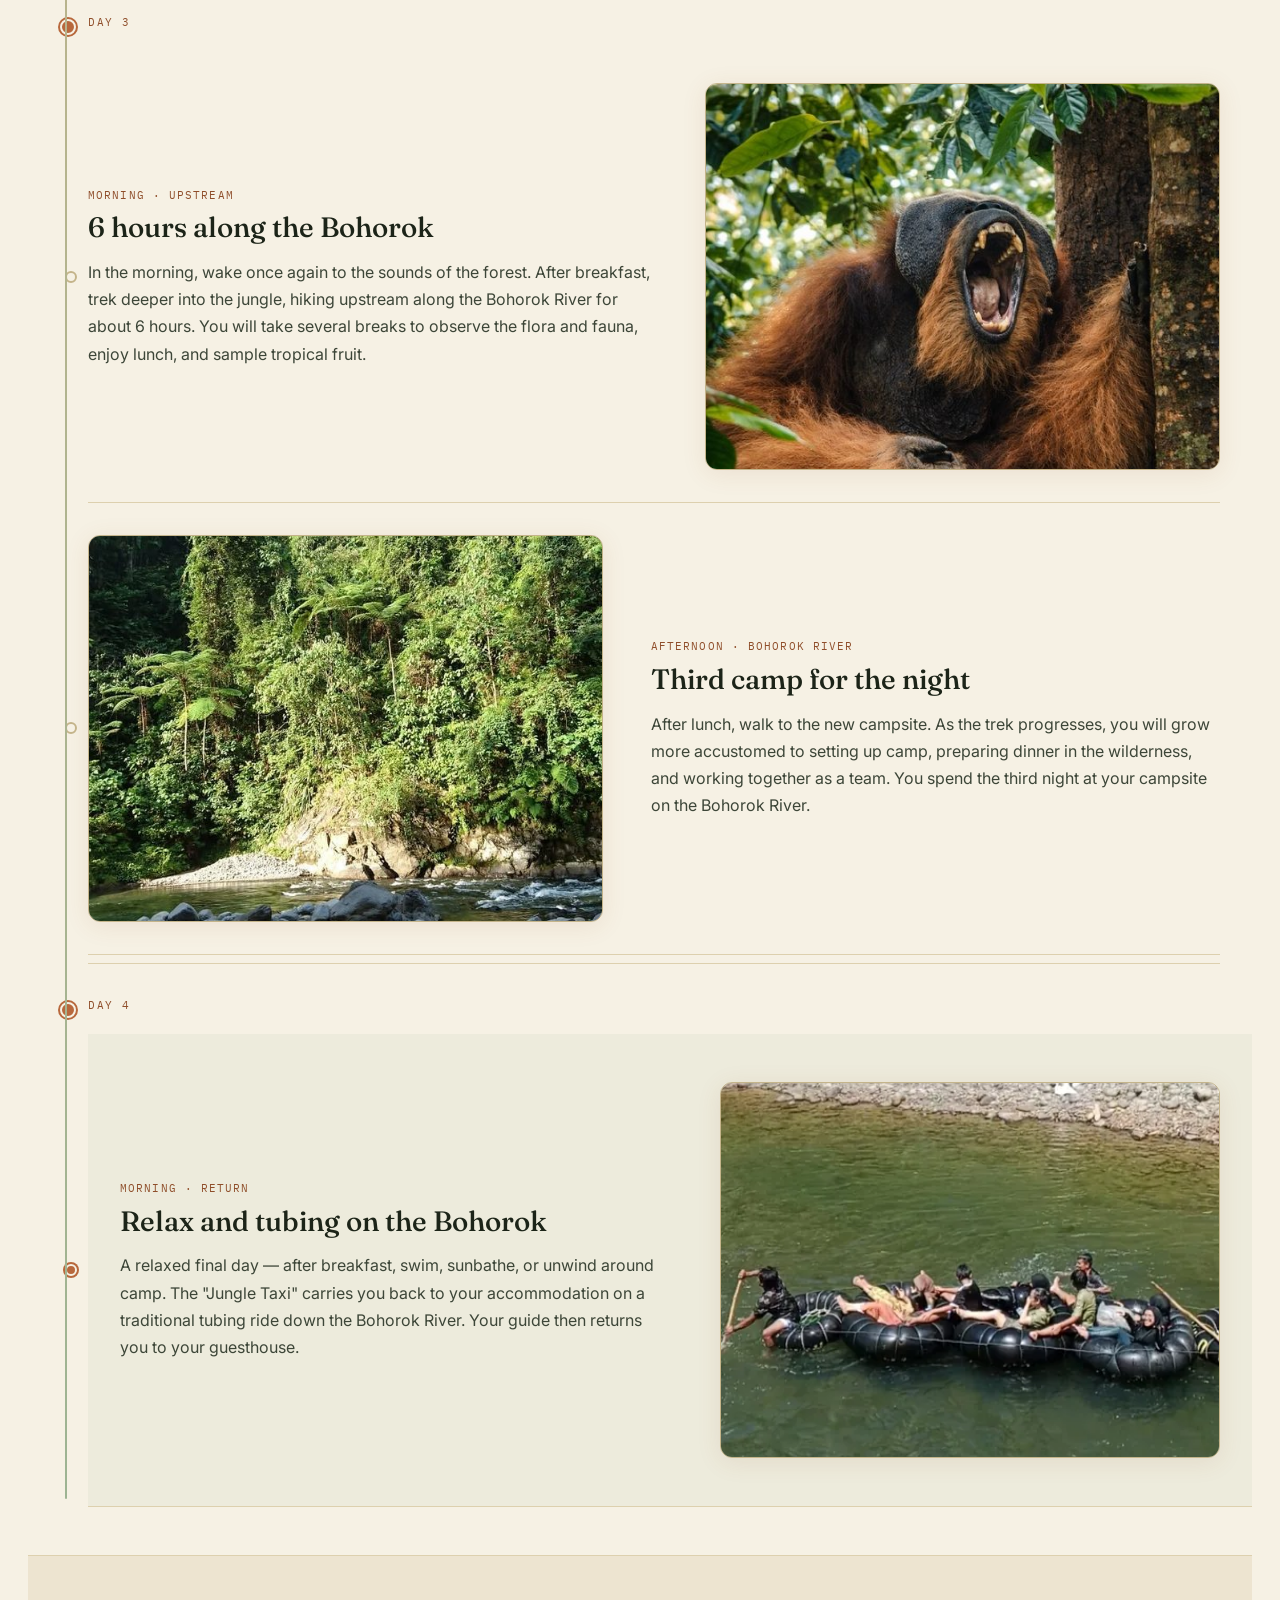
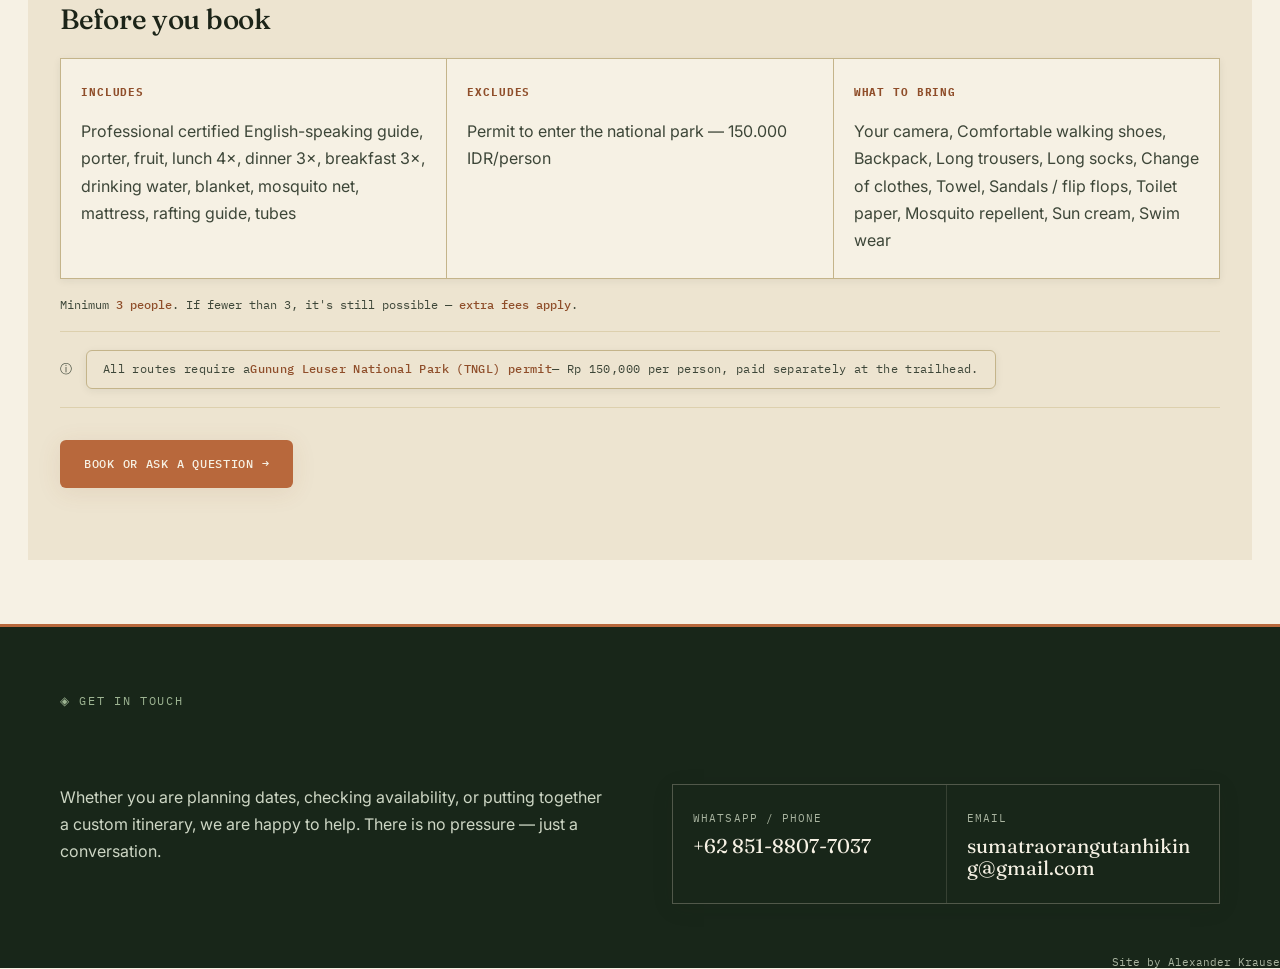
<file: adventure-trek.html>
<!DOCTYPE html>
<html lang="en">
<head>
<meta charset="UTF-8">
<meta name="viewport" content="width=device-width, initial-scale=1">
<title>Adventure Trek (4D3N) — Sumatra Orangutan Hiking</title>
<link rel="stylesheet" href="css/site.css">
<link rel="stylesheet" href="css/page.css">
<link rel="stylesheet" href="css/trek-detail.css">
<link rel="stylesheet" href="css/experience-timeline.css">
</head>
<body>

<header class="site-nav">
  <div class="site-nav__inner">
    <a class="site-nav__brand" href="index.html"><picture><source type="image/webp" srcset="images/brand/logo.webp"><img class="site-nav__logo" src="images/brand/logo.png" alt=""></picture><span class="site-nav__brand-text"><span class="site-nav__brand-text--long">Sumatra Orangutan Hiking</span><span class="site-nav__brand-text--short" aria-hidden="true">Sumatra Hiking</span></span></a>
    <button class="site-nav__toggle" type="button" aria-expanded="false" aria-controls="site-menu" aria-label="Open menu">
      <svg width="18" height="14" viewBox="0 0 18 14" aria-hidden="true">
        <rect y="0" width="18" height="1.7" rx="1" fill="currentColor"/>
        <rect y="6.15" width="18" height="1.7" rx="1" fill="currentColor"/>
        <rect y="12.3" width="18" height="1.7" rx="1" fill="currentColor"/>
      </svg>
    </button>
    <div class="site-nav__contact">
      <a class="site-nav__contact-link" href="https://wa.me/6285188077037" aria-label="WhatsApp, +62 851-8807-7037">
        <svg width="18" height="18" viewBox="0 0 24 24" aria-hidden="true" fill="none" stroke="currentColor" stroke-width="1.7" stroke-linejoin="round">
          <path d="M5 6.5h14a1.5 1.5 0 0 1 1.5 1.5v7a1.5 1.5 0 0 1-1.5 1.5H9l-3.5 3v-3H5A1.5 1.5 0 0 1 3.5 15V8A1.5 1.5 0 0 1 5 6.5z"/>
        </svg>
      </a>
      <a class="site-nav__contact-link" href="mailto:sumatraorangutanhiking@gmail.com" aria-label="Email sumatraorangutanhiking@gmail.com">
        <svg width="18" height="18" viewBox="0 0 24 24" aria-hidden="true" fill="none" stroke="currentColor" stroke-width="1.7" stroke-linejoin="round">
          <rect x="3.5" y="5.5" width="17" height="13" rx="1.5"/>
          <path d="M4 7l8 6 8-6"/>
        </svg>
      </a>
    </div>
    <ul class="site-nav__menu" id="site-menu">
      <li class="site-nav__item"><a class="site-nav__link" href="index.html">Home</a></li>
      <li class="site-nav__item"><a class="site-nav__link" href="about.html">About us</a></li>
      <li class="site-nav__item">
        <a class="site-nav__link" href="index.html#treks">Jungle Trekking</a>
        <ul class="site-nav__submenu">
          <li><a class="site-nav__link" href="easy-trek.html">Easy Trek (4 Hour)</a></li>
          <li><a class="site-nav__link" href="relax-trek.html">Relax Trek (1 Day)</a></li>
          <li><a class="site-nav__link" href="orangutan-trek.html">Orangutan Trek (2D1N)</a></li>
          <li><a class="site-nav__link" href="explore-trek.html">Explore Trek (3D2N)</a></li>
          <li><a class="site-nav__link" href="adventure-trek.html" aria-current="page">Adventure Trek (4D3N)</a></li>
          <li><a class="site-nav__link" href="adventure-long-trek.html">Adventure Long Trek (5D4N)</a></li>
        </ul>
      </li>
      <li class="site-nav__item">
        <a class="site-nav__link" href="explore-activity.html">Explore other activity</a>
        <ul class="site-nav__submenu">
          <li><a class="site-nav__link" href="bat-cave.html">Bat Cave</a></li>
          <li><a class="site-nav__link" href="village-tour.html">Village Tour</a></li>
        </ul>
      </li>
      <li class="site-nav__item"><a class="site-nav__link" href="book.html">Book</a></li>
      <li class="site-nav__item"><a class="site-nav__link" href="contact.html">Contact us</a></li>
    </ul>
  </div>
</header>

<div class="trek-hero trek-hero--balanced">
  <div class="trek-hero__inner">
    <div class="trek-hero__text">
      <p class="trek-hero__subtitle">Jungle Trekking</p>
      <h1>Adventure Trek (4D3N)</h1>
      <p class="trek-hero__intro">Four days in the heart of the forest — a new camp each night, then tubing back on the Bohorok.</p>
    </div>
    <div class="trek-hero__image">
      <picture>
  <source type="image/webp" srcset="images/4 day trek/IMG-20260605-WA0083.webp">
  <img src="images/4 day trek/IMG-20260605-WA0083.jpg" alt="Young orangutan in the Gunung Leuser rainforest">
</picture>
    </div>
  </div>
</div>

<div class="page-body">
  <div class="wrap">
    <div class="fact-strip">
      <span class="meta-chip"><b>4D3N</b></span>
      <span class="meta-chip"><b>€240</b> exc. permit</span>
      <span class="meta-chip">Min <b>3</b>, max <b>8</b></span>
      <span class="meta-chip">Start <b>09:00</b></span>
    </div>

    <div class="experience-timeline">
      <p class="timeline-intro">On this 4-day, 3-night trek, you will explore wilderness trails and discover the forest's riches and medicinal plants. With luck, you may spot rare wildlife such as wild peacocks, hornbills, giant squirrels, or honey bear tracks. Each night brings a new campsite, and your guides prepare breakfast, lunch, and dinner every day.</p>

      <p class="timeline-day-marker">Day 1</p>

      <article class="timeline-beat timeline-beat--text-only">
        <div class="timeline-beat__content">
          <p class="timeline-beat__time">09:00 · Pickup</p>
          <h3 class="timeline-beat__title">Into the forest</h3>
          <div class="timeline-beat__body">
            <p>At 9:00 a.m., our English-speaking guide collects you from your accommodation. After a short walk, you enter the Gunung Leuser National Park section of the Sumatran rainforest.</p>
          </div>
        </div>
      </article>

      <article class="timeline-beat">
        <div class="timeline-beat__content">
          <p class="timeline-beat__time">On the trail</p>
          <h3 class="timeline-beat__title">Wildlife along the way</h3>
          <div class="timeline-beat__body">
            <p>As you hike over hills on the western side of the national park, your guide will point out animal and plant species and explain the rainforest and its biodiversity. With luck, you may spot gibbons, Thomas's leaf monkeys, long-tailed macaques, pig-tailed macaques, flying squirrels, Sumatran peacocks, hornbills, and even wild orangutans along the trail.</p>
          </div>
        </div>
        <div class="timeline-beat__media">
          <picture>
  <source type="image/webp" srcset="images/4 day trek/IMG-20260605-WA0083.webp">
  <img src="images/4 day trek/IMG-20260605-WA0083.jpg" alt="Young orangutan in the Gunung Leuser rainforest">
</picture>
        </div>
      </article>

      <article class="timeline-beat timeline-beat--reverse">
        <div class="timeline-beat__content">
          <p class="timeline-beat__time">15:30 · Jambur Batu River</p>
          <h3 class="timeline-beat__title">First camp for the night</h3>
          <div class="timeline-beat__body">
            <p>In the afternoon, around 3:30 PM, you reach the Jambur Batu River and set up camp for the night. Swim, relax, and enjoy afternoon coffee and tea while our team prepares a jungle dinner of local Indonesian cuisine. In the evening, play games or stargaze. Mosquito net, mattresses, pillows, and blanket keep you comfortable through the night.</p>
          </div>
        </div>
        <div class="timeline-beat__media">
          <picture>
  <source type="image/webp" srcset="images/4 day trek/IMG_20260516_152740.webp">
  <img src="images/4 day trek/IMG_20260516_152740.jpg" alt="River camp along the Bohorok River">
</picture>
        </div>
      </article>

      <p class="timeline-day-marker">Day 2</p>

      <article class="timeline-beat timeline-beat--text-only">
        <div class="timeline-beat__content">
          <p class="timeline-beat__time">Morning · At camp</p>
          <h3 class="timeline-beat__title">Wake to the forest</h3>
          <div class="timeline-beat__body">
            <p>Wake to the sounds of monkeys, birds, and insects around camp — an experience you will not forget.</p>
          </div>
        </div>
      </article>

      <article class="timeline-beat">
        <div class="timeline-beat__content">
          <p class="timeline-beat__time">After breakfast</p>
          <h3 class="timeline-beat__title">Trek and waterfall pool</h3>
          <div class="timeline-beat__body">
            <p>After breakfast, set out on a 3–4-hour trek. The deeper you go into the rainforest, the better your chances of spotting wildlife. For lunch, your guide prepares a simple meal at the top of a hill. The views along the route through the national park make for a memorable afternoon. You can swim in the jungle pool beneath a beautiful waterfall.</p>
          </div>
        </div>
        <div class="timeline-beat__media">
          <picture>
  <source type="image/webp" srcset="images/additional/IMG-20260610-WA0153-1536x1152.webp">
  <img src="images/additional/IMG-20260610-WA0153-1536x1152.jpg" alt="Jungle swimming pool with beautiful waterfall">
</picture>
        </div>
      </article>

      <article class="timeline-beat timeline-beat--text-only timeline-beat--night">
        <div class="timeline-beat__content">
          <p class="timeline-beat__time">Evening · Jambur Batu River</p>
          <h3 class="timeline-beat__title">Second camp for the night</h3>
          <div class="timeline-beat__body">
            <p>Our team sets up camp for the second night on the banks of the Jambur Batu River and serves Indonesian dinner with refreshing drinks. Spend the evening in your jungle tent playing cards or watching the night sky. Night in the jungle is an entirely different experience — different animals, different sounds, and a sky full of stars.</p>
          </div>
        </div>
      </article>

      <p class="timeline-day-marker">Day 3</p>

      <article class="timeline-beat">
        <div class="timeline-beat__content">
          <p class="timeline-beat__time">Morning · Upstream</p>
          <h3 class="timeline-beat__title">6 hours along the Bohorok</h3>
          <div class="timeline-beat__body">
            <p>In the morning, wake once again to the sounds of the forest. After breakfast, trek deeper into the jungle, hiking upstream along the Bohorok River for about 6 hours. You will take several breaks to observe the flora and fauna, enjoy lunch, and sample tropical fruit.</p>
          </div>
        </div>
        <div class="timeline-beat__media">
          <picture>
  <source type="image/webp" srcset="images/4 day trek/IMG-20260515-WA0020.webp">
  <img src="images/4 day trek/IMG-20260515-WA0020.jpg" alt="Deep jungle trail in Gunung Leuser National Park">
</picture>
        </div>
      </article>

      <article class="timeline-beat timeline-beat--reverse">
        <div class="timeline-beat__content">
          <p class="timeline-beat__time">Afternoon · Bohorok River</p>
          <h3 class="timeline-beat__title">Third camp for the night</h3>
          <div class="timeline-beat__body">
            <p>After lunch, walk to the new campsite. As the trek progresses, you will grow more accustomed to setting up camp, preparing dinner in the wilderness, and working together as a team. You spend the third night at your campsite on the Bohorok River.</p>
          </div>
        </div>
        <div class="timeline-beat__media">
          <picture>
  <source type="image/webp" srcset="images/4 day trek/IMG-20260517-WA0014.webp">
  <img src="images/4 day trek/IMG-20260517-WA0014.jpg" alt="Third camp beside the Bohorok River">
</picture>
        </div>
      </article>

      <p class="timeline-day-marker">Day 4</p>

      <article class="timeline-beat timeline-beat--emphasis">
        <div class="timeline-beat__content">
          <p class="timeline-beat__time">Morning · Return</p>
          <h3 class="timeline-beat__title">Relax and tubing on the Bohorok</h3>
          <div class="timeline-beat__body">
            <p>A relaxed final day — after breakfast, swim, sunbathe, or unwind around camp. The "Jungle Taxi" carries you back to your accommodation on a traditional tubing ride down the Bohorok River. Your guide then returns you to your guesthouse.</p>
          </div>
        </div>
        <div class="timeline-beat__media">
          <picture>
  <source type="image/webp" srcset="images/additional/IMG-20260515-WA0023-e1780767474571.webp">
  <img src="images/additional/IMG-20260515-WA0023-e1780767474571.jpg" alt="Traditional tube rafting on the Bohorok River">
</picture>
        </div>
      </article>
    </div>

    <div class="booking-section">
      <h2 class="booking-section__heading">Before you book</h2>
      <div class="includes-grid">
        <div class="includes-cell">
          <h3>Includes</h3>
          <p>Professional certified English-speaking guide, porter, fruit, lunch 4&times;, dinner 3&times;, breakfast 3&times;, drinking water, blanket, mosquito net, mattress, rafting guide, tubes</p>
        </div>
        <div class="includes-cell">
          <h3>Excludes</h3>
          <p>Permit to enter the national park — 150.000 IDR/person</p>
        </div>
        <div class="includes-cell">
          <h3>What to bring</h3>
          <p>Your camera, Comfortable walking shoes, Backpack, Long trousers, Long socks, Change of clothes, Towel, Sandals / flip flops, Toilet paper, Mosquito repellent, Sun cream, Swim wear</p>
        </div>
      </div>
      <p class="group-note">Minimum <b>3 people</b>. If fewer than 3, it's still possible — <b>extra fees apply</b>.</p>
      <div class="permit-strip">
        <span>&#9432;</span>
        <span class="meta-chip">All routes require a <b>Gunung Leuser National Park (TNGL) permit</b> — Rp 150,000 per person, paid separately at the trailhead.</span>
      </div>
      <div class="cta-strip">
        <a class="btn-primary" href="book.html?trek=adventure">Book or ask a question &rarr;</a>
      </div>
    </div>
  </div>
</div>

<section class="contact" id="contact">
  <div class="wrap">
    <p class="eyebrow">Get in touch</p>
    <p class="contact__intro">Whether you are planning dates, checking availability, or putting together a custom itinerary, we are happy to help. There is no pressure — just a conversation.</p>
    <div class="contact__grid">
      <div class="contact__cell">
        <p class="contact__label">WhatsApp / Phone</p>
        <p class="contact__value"><a href="https://wa.me/6285188077037">+62 851-8807-7037</a></p>
      </div>
      <div class="contact__cell">
        <p class="contact__label">Email</p>
        <p class="contact__value"><a href="mailto:sumatraorangutanhiking@gmail.com">sumatraorangutanhiking@gmail.com</a></p>
      </div>
    </div>
    <p class="contact__credit">Site by <a href="https://alexanderjirokrause.com">Alexander Krause</a></p>
  </div>
</section>


<script src="js/nav.js"></script>
</body>
</html>
</file>
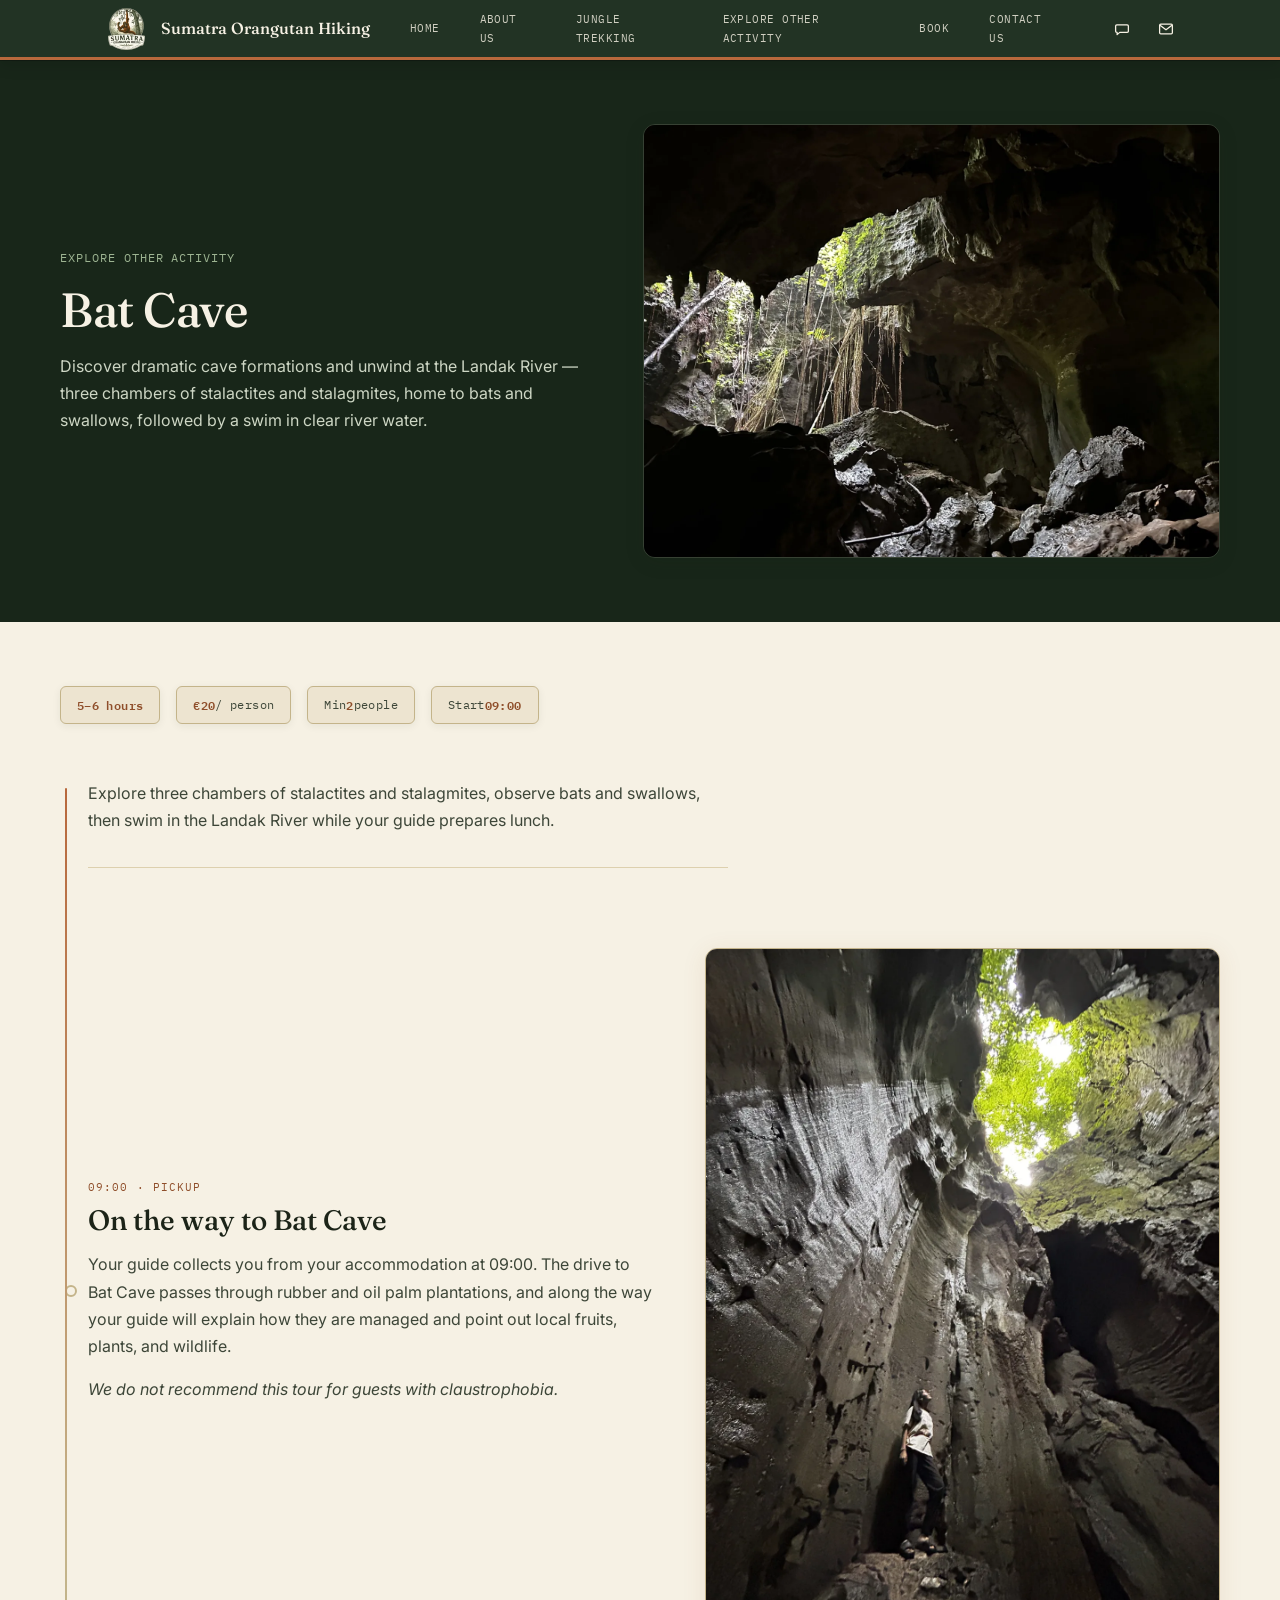
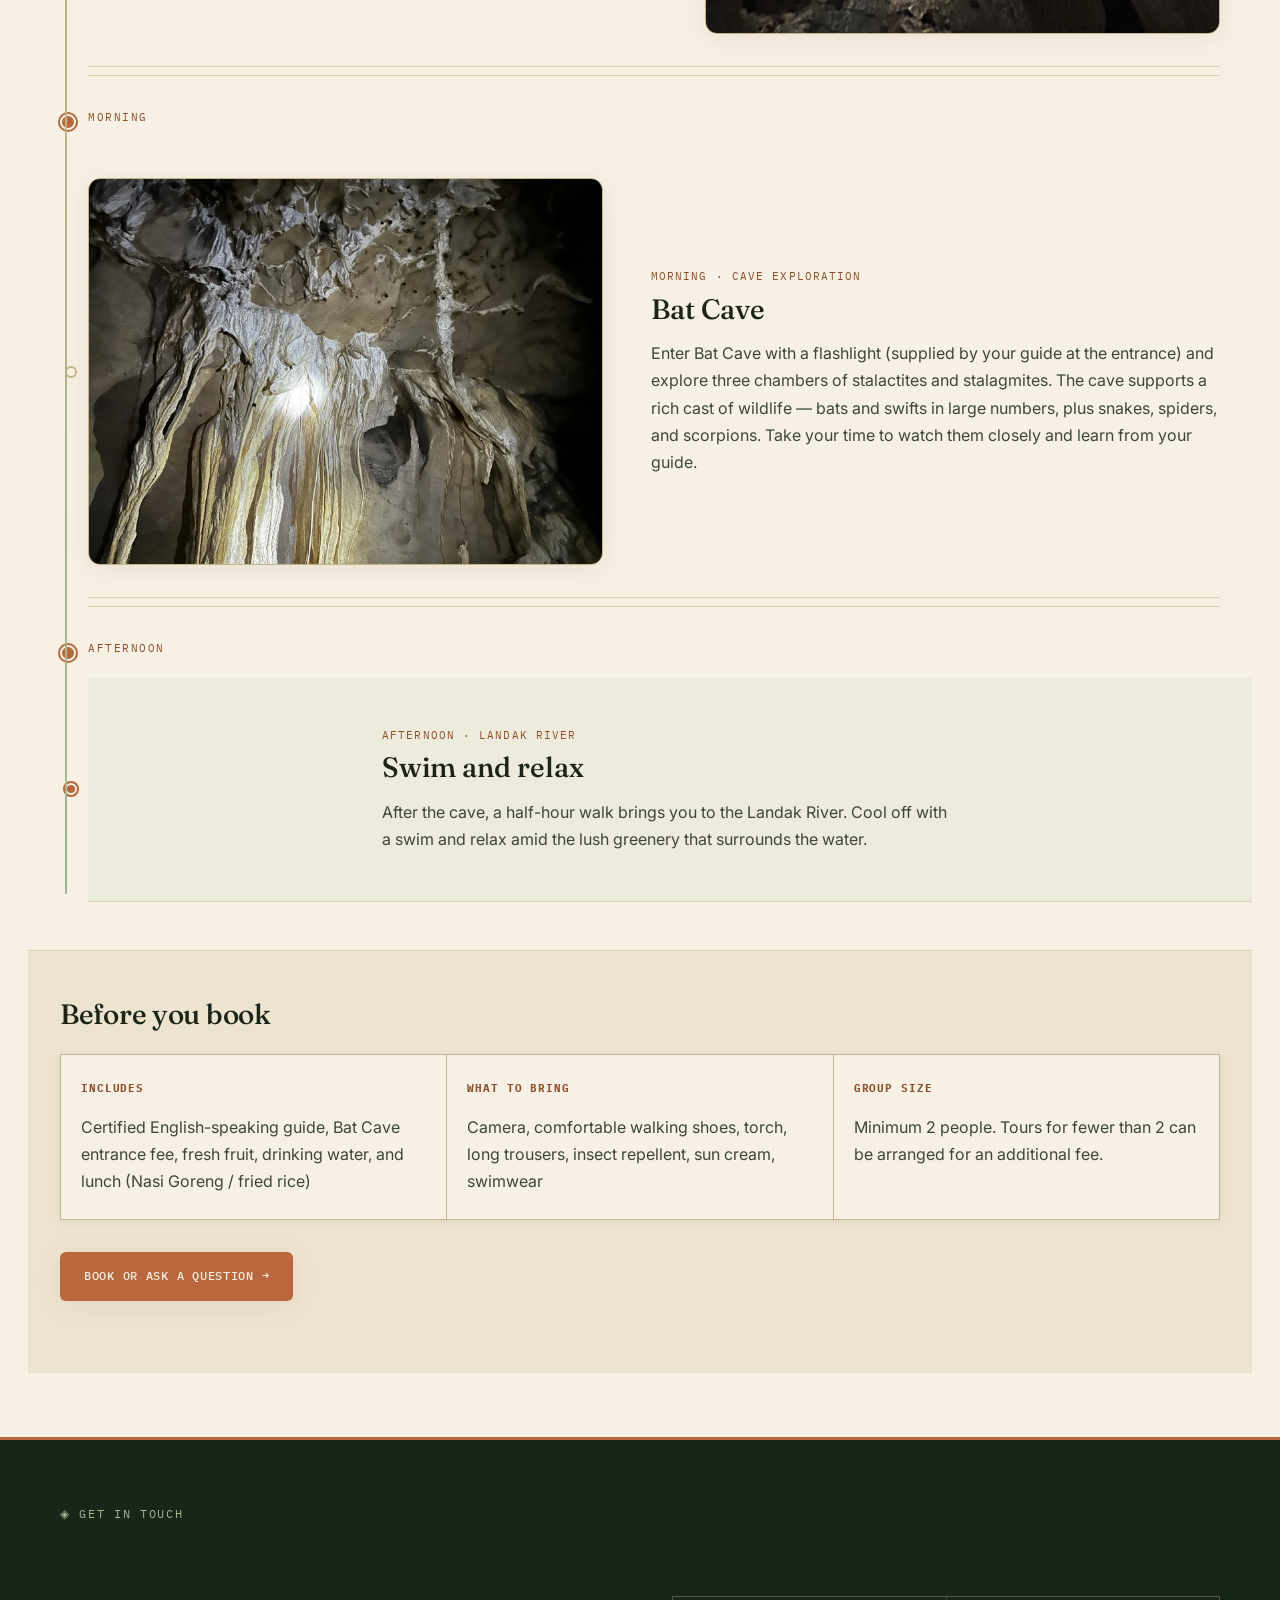
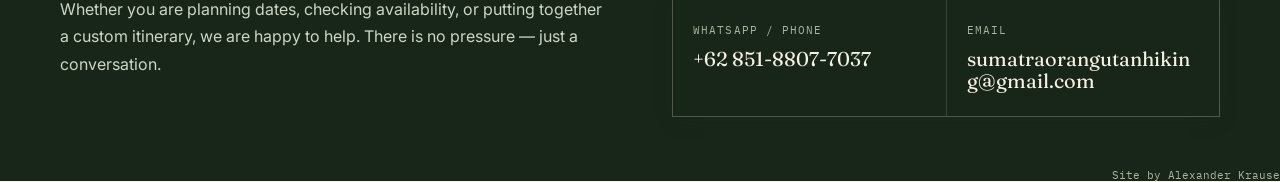
<file: bat-cave.html>
<!DOCTYPE html>
<html lang="en">
<head>
<meta charset="UTF-8">
<meta name="viewport" content="width=device-width, initial-scale=1">
<title>Bat Cave — Sumatra Orangutan Hiking</title>
<link rel="stylesheet" href="css/site.css">
<link rel="stylesheet" href="css/page.css">
<link rel="stylesheet" href="css/trek-detail.css">
<link rel="stylesheet" href="css/experience-timeline.css">
</head>
<body>

<header class="site-nav">
  <div class="site-nav__inner">
    <a class="site-nav__brand" href="index.html"><picture><source type="image/webp" srcset="images/brand/logo.webp"><img class="site-nav__logo" src="images/brand/logo.png" alt=""></picture><span class="site-nav__brand-text"><span class="site-nav__brand-text--long">Sumatra Orangutan Hiking</span><span class="site-nav__brand-text--short" aria-hidden="true">Sumatra Hiking</span></span></a>
    <button class="site-nav__toggle" type="button" aria-expanded="false" aria-controls="site-menu" aria-label="Open menu">
      <svg width="18" height="14" viewBox="0 0 18 14" aria-hidden="true">
        <rect y="0" width="18" height="1.7" rx="1" fill="currentColor"/>
        <rect y="6.15" width="18" height="1.7" rx="1" fill="currentColor"/>
        <rect y="12.3" width="18" height="1.7" rx="1" fill="currentColor"/>
      </svg>
    </button>
    <div class="site-nav__contact">
      <a class="site-nav__contact-link" href="https://wa.me/6285188077037" aria-label="WhatsApp, +62 851-8807-7037">
        <svg width="18" height="18" viewBox="0 0 24 24" aria-hidden="true" fill="none" stroke="currentColor" stroke-width="1.7" stroke-linejoin="round">
          <path d="M5 6.5h14a1.5 1.5 0 0 1 1.5 1.5v7a1.5 1.5 0 0 1-1.5 1.5H9l-3.5 3v-3H5A1.5 1.5 0 0 1 3.5 15V8A1.5 1.5 0 0 1 5 6.5z"/>
        </svg>
      </a>
      <a class="site-nav__contact-link" href="mailto:sumatraorangutanhiking@gmail.com" aria-label="Email sumatraorangutanhiking@gmail.com">
        <svg width="18" height="18" viewBox="0 0 24 24" aria-hidden="true" fill="none" stroke="currentColor" stroke-width="1.7" stroke-linejoin="round">
          <rect x="3.5" y="5.5" width="17" height="13" rx="1.5"/>
          <path d="M4 7l8 6 8-6"/>
        </svg>
      </a>
    </div>
    <ul class="site-nav__menu" id="site-menu">
      <li class="site-nav__item"><a class="site-nav__link" href="index.html">Home</a></li>
      <li class="site-nav__item"><a class="site-nav__link" href="about.html">About us</a></li>
      <li class="site-nav__item">
        <a class="site-nav__link" href="index.html#treks">Jungle Trekking</a>
        <ul class="site-nav__submenu">
          <li><a class="site-nav__link" href="easy-trek.html">Easy Trek (4 Hour)</a></li>
          <li><a class="site-nav__link" href="relax-trek.html">Relax Trek (1 Day)</a></li>
          <li><a class="site-nav__link" href="orangutan-trek.html">Orangutan Trek (2D1N)</a></li>
          <li><a class="site-nav__link" href="explore-trek.html">Explore Trek (3D2N)</a></li>
          <li><a class="site-nav__link" href="adventure-trek.html">Adventure Trek (4D3N)</a></li>
          <li><a class="site-nav__link" href="adventure-long-trek.html">Adventure Long Trek (5D4N)</a></li>
        </ul>
      </li>
      <li class="site-nav__item">
        <a class="site-nav__link" href="explore-activity.html">Explore other activity</a>
        <ul class="site-nav__submenu">
          <li><a class="site-nav__link" href="bat-cave.html" aria-current="page">Bat Cave</a></li>
          <li><a class="site-nav__link" href="village-tour.html">Village Tour</a></li>
        </ul>
      </li>
      <li class="site-nav__item"><a class="site-nav__link" href="book.html">Book</a></li>
      <li class="site-nav__item"><a class="site-nav__link" href="contact.html">Contact us</a></li>
    </ul>
  </div>
</header>

<div class="trek-hero trek-hero--balanced">
  <div class="trek-hero__inner">
    <div class="trek-hero__text">
      <p class="trek-hero__subtitle">Explore other activity</p>
      <h1>Bat Cave</h1>
      <p class="trek-hero__intro">Discover dramatic cave formations and unwind at the Landak River — three chambers of stalactites and stalagmites, home to bats and swallows, followed by a swim in clear river water.</p>
    </div>
    <div class="trek-hero__image">
      <picture>
  <source type="image/webp" srcset="images/bat%20cave/IMG_2599-1536x1152.webp">
  <img src="images/bat cave/IMG_2599-1536x1152.jpg" alt="View from inside the cave mouth, looking out at the forest">
</picture>
    </div>
  </div>
</div>

<div class="page-body">
  <div class="wrap">
    <div class="fact-strip">
      <span class="meta-chip"><b>5–6 hours</b></span>
      <span class="meta-chip"><b>€20</b> / person</span>
      <span class="meta-chip">Min <b>2</b> people</span>
      <span class="meta-chip">Start <b>09:00</b></span>
    </div>

    <div class="experience-timeline">
      <p class="timeline-intro">Explore three chambers of stalactites and stalagmites, observe bats and swallows, then swim in the Landak River while your guide prepares lunch.</p>

      <article class="timeline-beat">
        <div class="timeline-beat__content">
          <p class="timeline-beat__time">09:00 · Pickup</p>
          <h3 class="timeline-beat__title">On the way to Bat Cave</h3>
          <div class="timeline-beat__body">
            <p>Your guide collects you from your accommodation at 09:00. The drive to Bat Cave passes through rubber and oil palm plantations, and along the way your guide will explain how they are managed and point out local fruits, plants, and wildlife.</p>
            <p><em>We do not recommend this tour for guests with claustrophobia.</em></p>
          </div>
        </div>
        <div class="timeline-beat__media timeline-beat__media--portrait">
          <picture>
  <source type="image/webp" srcset="images/bat%20cave/IMG_2588-1152x1536.webp">
  <img src="images/bat cave/IMG_2588-1152x1536.jpg" alt="A person standing in the cave chamber, looking up">
</picture>
        </div>
      </article>

      <p class="timeline-day-marker">Morning</p>

      <article class="timeline-beat timeline-beat--reverse">
        <div class="timeline-beat__content">
          <p class="timeline-beat__time">Morning · Cave exploration</p>
          <h3 class="timeline-beat__title">Bat Cave</h3>
          <div class="timeline-beat__body">
            <p>Enter Bat Cave with a flashlight (supplied by your guide at the entrance) and explore three chambers of stalactites and stalagmites. The cave supports a rich cast of wildlife — bats and swifts in large numbers, plus snakes, spiders, and scorpions. Take your time to watch them closely and learn from your guide.</p>
          </div>
        </div>
        <div class="timeline-beat__media">
          <picture>
  <source type="image/webp" srcset="images/bat%20cave/IMG_2547-1536x1152.webp">
  <img src="images/bat cave/IMG_2547-1536x1152.jpg" alt="Flowstone and stalactites lit by a flashlight inside the cave">
</picture>
        </div>
      </article>

      <p class="timeline-day-marker">Afternoon</p>

      <article class="timeline-beat timeline-beat--text-only timeline-beat--emphasis">
        <div class="timeline-beat__content">
          <p class="timeline-beat__time">Afternoon · Landak River</p>
          <h3 class="timeline-beat__title">Swim and relax</h3>
          <div class="timeline-beat__body">
            <p>After the cave, a half-hour walk brings you to the Landak River. Cool off with a swim and relax amid the lush greenery that surrounds the water.</p>
          </div>
        </div>
      </article>
    </div>

    <div class="booking-section">
      <h2 class="booking-section__heading">Before you book</h2>
      <div class="includes-grid">
        <div class="includes-cell">
          <h3>Includes</h3>
          <p>Certified English-speaking guide, Bat Cave entrance fee, fresh fruit, drinking water, and lunch (Nasi Goreng / fried rice)</p>
        </div>
        <div class="includes-cell">
          <h3>What to bring</h3>
          <p>Camera, comfortable walking shoes, torch, long trousers, insect repellent, sun cream, swimwear</p>
        </div>
        <div class="includes-cell">
          <h3>Group size</h3>
          <p>Minimum 2 people. Tours for fewer than 2 can be arranged for an additional fee.</p>
        </div>
      </div>
      <div class="cta-strip">
        <a class="btn-primary" href="contact.html">Book or ask a question &rarr;</a>
      </div>
    </div>
  </div>
</div>

<section class="contact" id="contact">
  <div class="wrap">
    <p class="eyebrow">Get in touch</p>
    <p class="contact__intro">Whether you are planning dates, checking availability, or putting together a custom itinerary, we are happy to help. There is no pressure — just a conversation.</p>
    <div class="contact__grid">
      <div class="contact__cell">
        <p class="contact__label">WhatsApp / Phone</p>
        <p class="contact__value"><a href="https://wa.me/6285188077037">+62 851-8807-7037</a></p>
      </div>
      <div class="contact__cell">
        <p class="contact__label">Email</p>
        <p class="contact__value"><a href="mailto:sumatraorangutanhiking@gmail.com">sumatraorangutanhiking@gmail.com</a></p>
      </div>
    </div>
    <p class="contact__credit">Site by <a href="https://alexanderjirokrause.com">Alexander Krause</a></p>
  </div>
</section>


<script src="js/nav.js"></script>
</body>
</html>
</file>
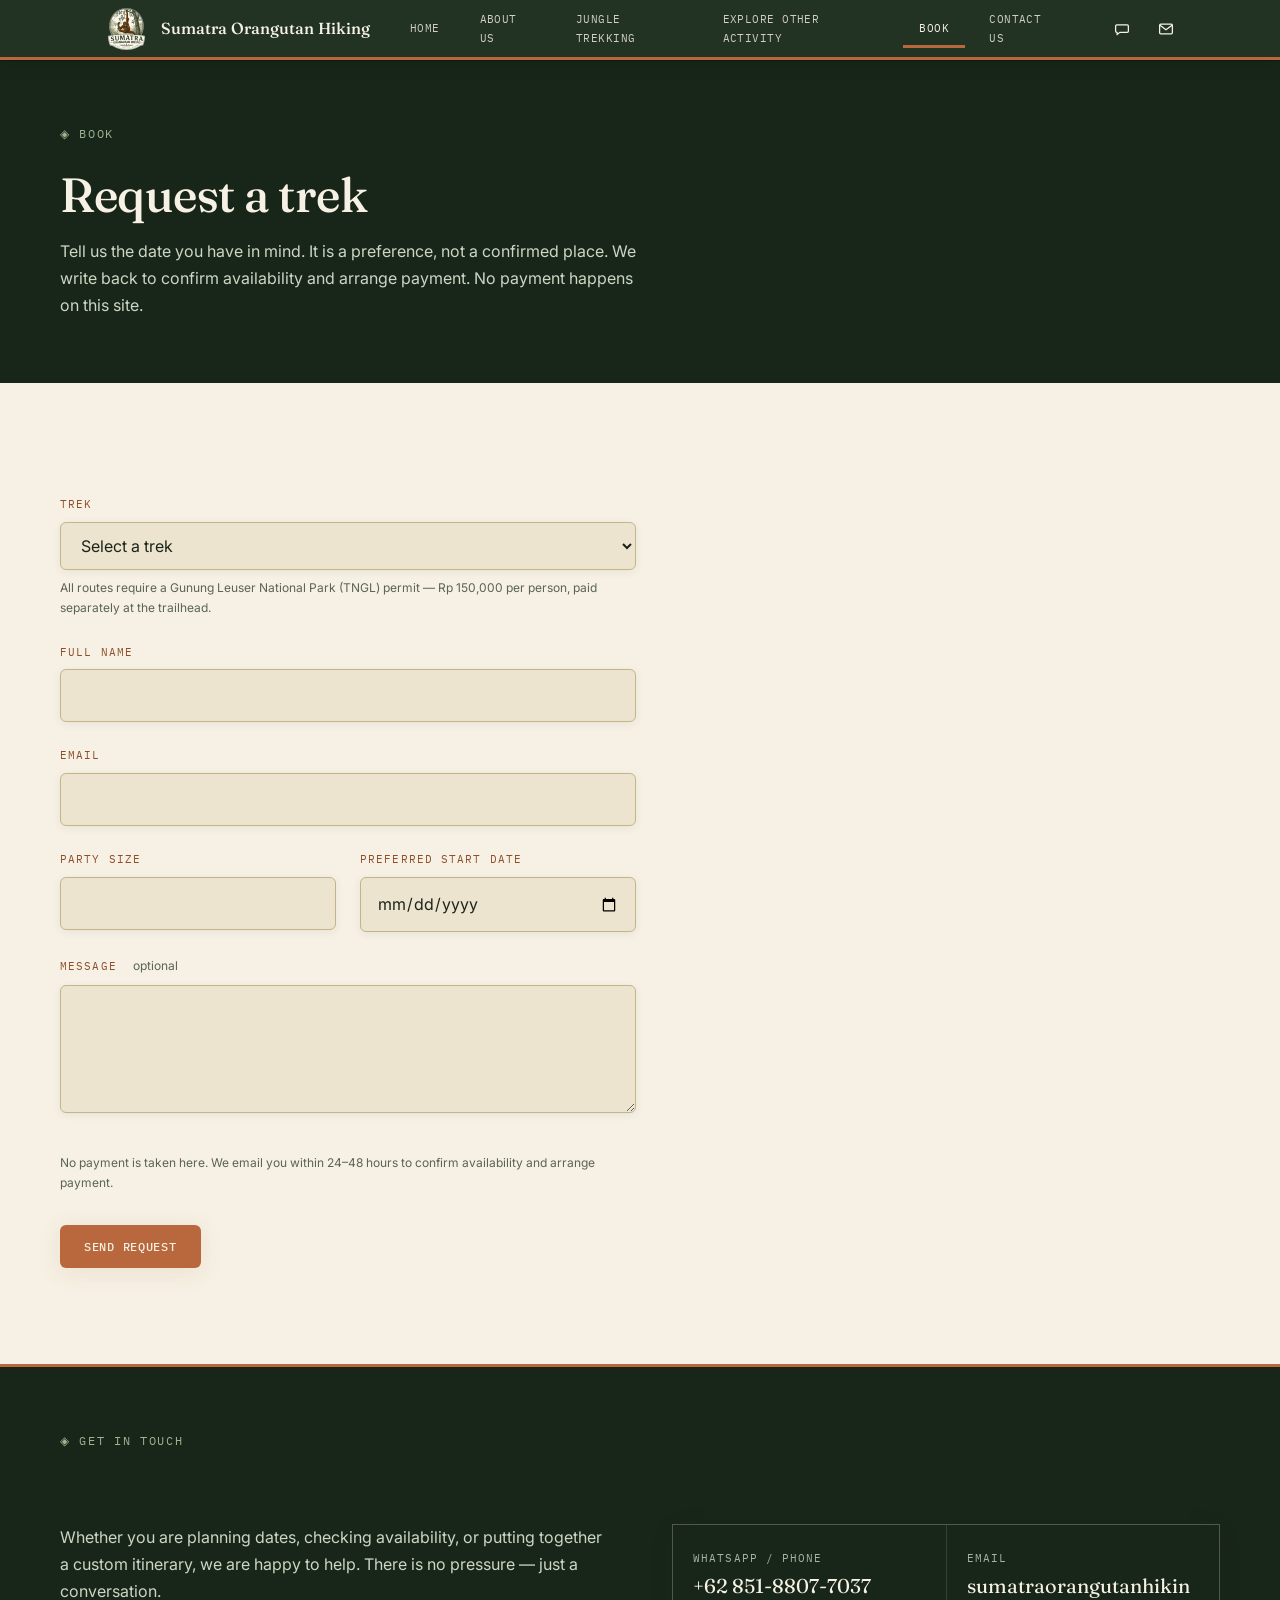
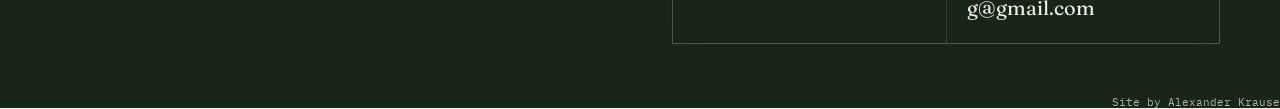
<file: book.html>
<!DOCTYPE html>
<html lang="en">
<head>
<meta charset="UTF-8">
<meta name="viewport" content="width=device-width, initial-scale=1">
<title>Request a trek — Sumatra Orangutan Hiking</title>
<link rel="stylesheet" href="css/site.css">
<link rel="stylesheet" href="css/page.css">
<link rel="stylesheet" href="css/booking.css">
</head>
<body>

<header class="site-nav">
  <div class="site-nav__inner">
    <a class="site-nav__brand" href="index.html"><picture><source type="image/webp" srcset="images/brand/logo.webp"><img class="site-nav__logo" src="images/brand/logo.png" alt=""></picture><span class="site-nav__brand-text"><span class="site-nav__brand-text--long">Sumatra Orangutan Hiking</span><span class="site-nav__brand-text--short" aria-hidden="true">Sumatra Hiking</span></span></a>
    <button class="site-nav__toggle" type="button" aria-expanded="false" aria-controls="site-menu" aria-label="Open menu">
      <svg width="18" height="14" viewBox="0 0 18 14" aria-hidden="true">
        <rect y="0" width="18" height="1.7" rx="1" fill="currentColor"/>
        <rect y="6.15" width="18" height="1.7" rx="1" fill="currentColor"/>
        <rect y="12.3" width="18" height="1.7" rx="1" fill="currentColor"/>
      </svg>
    </button>
    <div class="site-nav__contact">
      <a class="site-nav__contact-link" href="https://wa.me/6285188077037" aria-label="WhatsApp, +62 851-8807-7037">
        <svg width="18" height="18" viewBox="0 0 24 24" aria-hidden="true" fill="none" stroke="currentColor" stroke-width="1.7" stroke-linejoin="round">
          <path d="M5 6.5h14a1.5 1.5 0 0 1 1.5 1.5v7a1.5 1.5 0 0 1-1.5 1.5H9l-3.5 3v-3H5A1.5 1.5 0 0 1 3.5 15V8A1.5 1.5 0 0 1 5 6.5z"/>
        </svg>
      </a>
      <a class="site-nav__contact-link" href="mailto:sumatraorangutanhiking@gmail.com" aria-label="Email sumatraorangutanhiking@gmail.com">
        <svg width="18" height="18" viewBox="0 0 24 24" aria-hidden="true" fill="none" stroke="currentColor" stroke-width="1.7" stroke-linejoin="round">
          <rect x="3.5" y="5.5" width="17" height="13" rx="1.5"/>
          <path d="M4 7l8 6 8-6"/>
        </svg>
      </a>
    </div>
    <ul class="site-nav__menu" id="site-menu">
      <li class="site-nav__item"><a class="site-nav__link" href="index.html">Home</a></li>
      <li class="site-nav__item"><a class="site-nav__link" href="about.html">About us</a></li>
      <li class="site-nav__item">
        <a class="site-nav__link" href="index.html#treks">Jungle Trekking</a>
        <ul class="site-nav__submenu">
          <li><a class="site-nav__link" href="easy-trek.html">Easy Trek (4 Hour)</a></li>
          <li><a class="site-nav__link" href="relax-trek.html">Relax Trek (1 Day)</a></li>
          <li><a class="site-nav__link" href="orangutan-trek.html">Orangutan Trek (2D1N)</a></li>
          <li><a class="site-nav__link" href="explore-trek.html">Explore Trek (3D2N)</a></li>
          <li><a class="site-nav__link" href="adventure-trek.html">Adventure Trek (4D3N)</a></li>
          <li><a class="site-nav__link" href="adventure-long-trek.html">Adventure Long Trek (5D4N)</a></li>
        </ul>
      </li>
      <li class="site-nav__item">
        <a class="site-nav__link" href="explore-activity.html">Explore other activity</a>
        <ul class="site-nav__submenu">
          <li><a class="site-nav__link" href="bat-cave.html">Bat Cave</a></li>
          <li><a class="site-nav__link" href="village-tour.html">Village Tour</a></li>
        </ul>
      </li>
      <li class="site-nav__item"><a class="site-nav__link" href="book.html" aria-current="page">Book</a></li>
      <li class="site-nav__item"><a class="site-nav__link" href="contact.html">Contact us</a></li>
    </ul>
  </div>
</header>

<div class="page-hero">
  <div class="wrap">
    <p class="eyebrow">Book</p>
    <h1>Request a trek</h1>
    <p class="page-hero__lead">Tell us the date you have in mind. It is a preference, not a confirmed place. We write back to confirm availability and arrange payment. No payment happens on this site.</p>
  </div>
</div>

<div class="page-body page-body--end">
  <div class="wrap">
    <noscript>
      <p class="book-noscript">This form needs JavaScript. You can still reach us on <a href="https://wa.me/6285188077037">WhatsApp (+62 851-8807-7037)</a> or by <a href="mailto:sumatraorangutanhiking@gmail.com">email</a>.</p>
    </noscript>

    <div id="book-status" class="book-success" aria-live="polite"></div>

    <form id="book-form" class="book-form" novalidate>
      <div class="book-field">
        <label for="trek">Trek</label>
        <select id="trek" name="trek" required aria-describedby="trek-permit trek-error">
          <option value="" selected disabled>Select a trek</option>
          <option value="Easy Trek (4hr, €35)">Easy Trek (4hr, €35)</option>
          <option value="Relax Trek (1 day, €60)">Relax Trek (1 day, €60)</option>
          <option value="Orangutan Trek (2D1N, €110)">Orangutan Trek (2D1N, €110)</option>
          <option value="Explore Trek (3D2N, €155)">Explore Trek (3D2N, €155)</option>
          <option value="Adventure Trek (4D3N, €240)">Adventure Trek (4D3N, €240)</option>
          <option value="Adventure Long Trek (5D4N, €310)">Adventure Long Trek (5D4N, €310)</option>
          <option value="Not sure yet">Not sure yet</option>
        </select>
        <p class="book-hint" id="trek-permit">All routes require a Gunung Leuser National Park (TNGL) permit — Rp 150,000 per person, paid separately at the trailhead.</p>
        <p class="book-error" id="trek-error" hidden></p>
      </div>

      <div class="book-field">
        <label for="name">Full name</label>
        <input id="name" name="name" type="text" autocomplete="name" maxlength="120" required aria-describedby="name-error">
        <p class="book-error" id="name-error" hidden></p>
      </div>

      <div class="book-field">
        <label for="email">Email</label>
        <input id="email" name="email" type="email" autocomplete="email" maxlength="200" required aria-describedby="email-error">
        <p class="book-error" id="email-error" hidden></p>
      </div>

      <div class="book-row">
        <div class="book-field">
          <label for="party">Party size</label>
          <input id="party" name="party" type="number" inputmode="numeric" min="1" max="99" step="1" required aria-describedby="party-error">
          <p class="book-error" id="party-error" hidden></p>
        </div>
        <div class="book-field">
          <label for="date">Preferred start date</label>
          <input id="date" name="date" type="date" required aria-describedby="date-error">
          <p class="book-error" id="date-error" hidden></p>
        </div>
      </div>

      <div class="book-field">
        <label for="message">Message <span class="book-optional">optional</span></label>
        <textarea id="message" name="message" maxlength="2000" aria-describedby="message-error"></textarea>
        <p class="book-error" id="message-error" hidden></p>
      </div>

      <div class="book-hp" aria-hidden="true">
        <label for="website">Website</label>
        <input id="website" name="website" type="text" tabindex="-1" autocomplete="off">
      </div>

      <p class="book-note" id="payment-note">No payment is taken here. We email you within 24–48 hours to confirm availability and arrange payment.</p>

      <div class="book-actions">
        <button id="book-submit" class="btn-primary" type="submit">Send request</button>
      </div>

      <div id="book-alert" class="book-alert" role="alert" hidden></div>
    </form>
  </div>
</div>

<section class="contact" id="contact">
  <div class="wrap">
    <p class="eyebrow">Get in touch</p>
    <p class="contact__intro">Whether you are planning dates, checking availability, or putting together a custom itinerary, we are happy to help. There is no pressure — just a conversation.</p>
    <div class="contact__grid">
      <div class="contact__cell">
        <p class="contact__label">WhatsApp / Phone</p>
        <p class="contact__value"><a href="https://wa.me/6285188077037">+62 851-8807-7037</a></p>
      </div>
      <div class="contact__cell">
        <p class="contact__label">Email</p>
        <p class="contact__value"><a href="mailto:sumatraorangutanhiking@gmail.com">sumatraorangutanhiking@gmail.com</a></p>
      </div>
    </div>
    <p class="contact__credit">Site by <a href="https://alexanderjirokrause.com">Alexander Krause</a></p>
  </div>
</section>

<script src="js/nav.js"></script>
<script src="js/booking.js"></script>
</body>
</html>
</file>
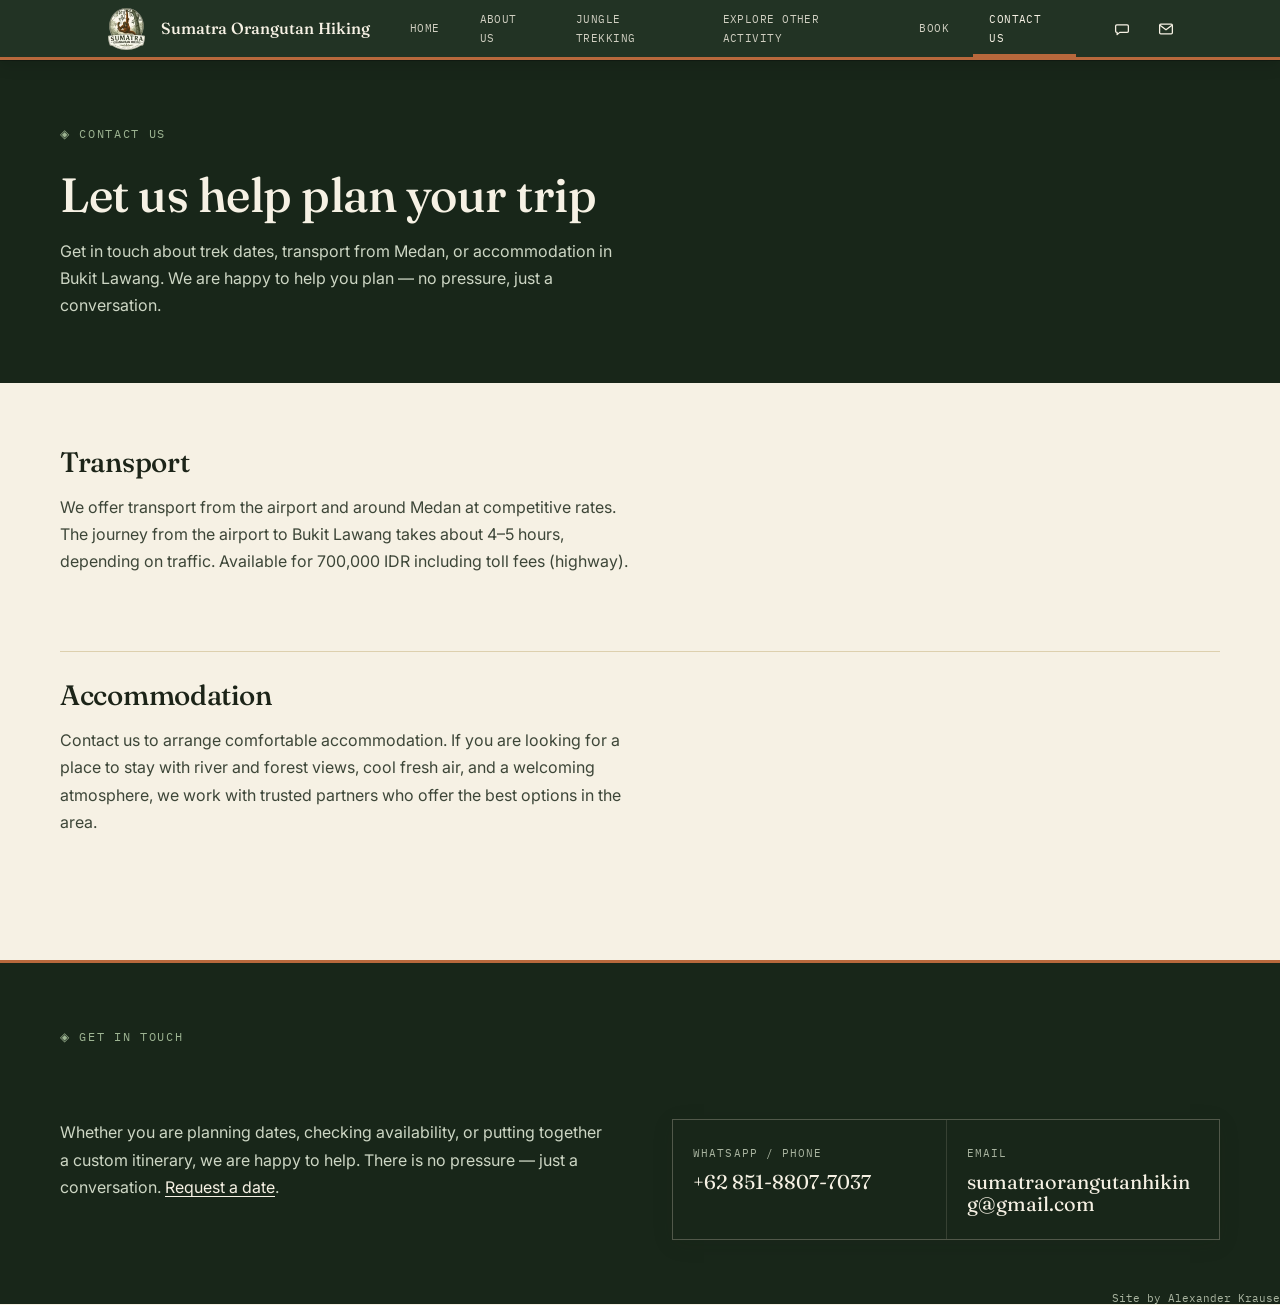
<file: contact.html>
<!DOCTYPE html>
<html lang="en">
<head>
<meta charset="UTF-8">
<meta name="viewport" content="width=device-width, initial-scale=1">
<title>Contact Us — Sumatra Orangutan Hiking</title>
<link rel="stylesheet" href="css/site.css">
<link rel="stylesheet" href="css/page.css">
</head>
<body>

<header class="site-nav">
  <div class="site-nav__inner">
    <a class="site-nav__brand" href="index.html"><picture><source type="image/webp" srcset="images/brand/logo.webp"><img class="site-nav__logo" src="images/brand/logo.png" alt=""></picture><span class="site-nav__brand-text"><span class="site-nav__brand-text--long">Sumatra Orangutan Hiking</span><span class="site-nav__brand-text--short" aria-hidden="true">Sumatra Hiking</span></span></a>
    <button class="site-nav__toggle" type="button" aria-expanded="false" aria-controls="site-menu" aria-label="Open menu">
      <svg width="18" height="14" viewBox="0 0 18 14" aria-hidden="true">
        <rect y="0" width="18" height="1.7" rx="1" fill="currentColor"/>
        <rect y="6.15" width="18" height="1.7" rx="1" fill="currentColor"/>
        <rect y="12.3" width="18" height="1.7" rx="1" fill="currentColor"/>
      </svg>
    </button>
    <div class="site-nav__contact">
      <a class="site-nav__contact-link" href="https://wa.me/6285188077037" aria-label="WhatsApp, +62 851-8807-7037">
        <svg width="18" height="18" viewBox="0 0 24 24" aria-hidden="true" fill="none" stroke="currentColor" stroke-width="1.7" stroke-linejoin="round">
          <path d="M5 6.5h14a1.5 1.5 0 0 1 1.5 1.5v7a1.5 1.5 0 0 1-1.5 1.5H9l-3.5 3v-3H5A1.5 1.5 0 0 1 3.5 15V8A1.5 1.5 0 0 1 5 6.5z"/>
        </svg>
      </a>
      <a class="site-nav__contact-link" href="mailto:sumatraorangutanhiking@gmail.com" aria-label="Email sumatraorangutanhiking@gmail.com">
        <svg width="18" height="18" viewBox="0 0 24 24" aria-hidden="true" fill="none" stroke="currentColor" stroke-width="1.7" stroke-linejoin="round">
          <rect x="3.5" y="5.5" width="17" height="13" rx="1.5"/>
          <path d="M4 7l8 6 8-6"/>
        </svg>
      </a>
    </div>
    <ul class="site-nav__menu" id="site-menu">
      <li class="site-nav__item"><a class="site-nav__link" href="index.html">Home</a></li>
      <li class="site-nav__item"><a class="site-nav__link" href="about.html">About us</a></li>
      <li class="site-nav__item">
        <a class="site-nav__link" href="index.html#treks">Jungle Trekking</a>
        <ul class="site-nav__submenu">
          <li><a class="site-nav__link" href="easy-trek.html">Easy Trek (4 Hour)</a></li>
          <li><a class="site-nav__link" href="relax-trek.html">Relax Trek (1 Day)</a></li>
          <li><a class="site-nav__link" href="orangutan-trek.html">Orangutan Trek (2D1N)</a></li>
          <li><a class="site-nav__link" href="explore-trek.html">Explore Trek (3D2N)</a></li>
          <li><a class="site-nav__link" href="adventure-trek.html">Adventure Trek (4D3N)</a></li>
          <li><a class="site-nav__link" href="adventure-long-trek.html">Adventure Long Trek (5D4N)</a></li>
        </ul>
      </li>
      <li class="site-nav__item">
        <a class="site-nav__link" href="explore-activity.html">Explore other activity</a>
        <ul class="site-nav__submenu">
          <li><a class="site-nav__link" href="bat-cave.html">Bat Cave</a></li>
          <li><a class="site-nav__link" href="village-tour.html">Village Tour</a></li>
        </ul>
      </li>
      <li class="site-nav__item"><a class="site-nav__link" href="book.html">Book</a></li>
      <li class="site-nav__item"><a class="site-nav__link" href="contact.html" aria-current="page">Contact us</a></li>
    </ul>
  </div>
</header>

<div class="page-hero">
  <div class="wrap">
    <p class="eyebrow">Contact us</p>
    <h1>Let us help plan your trip</h1>
    <p class="page-hero__lead">Get in touch about trek dates, transport from Medan, or accommodation in Bukit Lawang. We are happy to help you plan — no pressure, just a conversation.</p>
  </div>
</div>

<div class="page-body page-body--end">
  <div class="wrap">
    <div class="info-section info-section--first">
      <h2>Transport</h2>
      <p>We offer transport from the airport and around Medan at competitive rates. The journey from the airport to Bukit Lawang takes about 4–5 hours, depending on traffic. Available for 700,000 IDR including toll fees (highway).</p>
    </div>

    <div class="info-section">
      <h2>Accommodation</h2>
      <p>Contact us to arrange comfortable accommodation. If you are looking for a place to stay with river and forest views, cool fresh air, and a welcoming atmosphere, we work with trusted partners who offer the best options in the area.</p>
    </div>
  </div>
</div>

<section class="contact" id="contact">
  <div class="wrap">
    <p class="eyebrow">Get in touch</p>
    <p class="contact__intro">Whether you are planning dates, checking availability, or putting together a custom itinerary, we are happy to help. There is no pressure — just a conversation. <a href="book.html">Request a date</a>.</p>
    <div class="contact__grid">
      <div class="contact__cell">
        <p class="contact__label">WhatsApp / Phone</p>
        <p class="contact__value"><a href="https://wa.me/6285188077037">+62 851-8807-7037</a></p>
      </div>
      <div class="contact__cell">
        <p class="contact__label">Email</p>
        <p class="contact__value"><a href="mailto:sumatraorangutanhiking@gmail.com">sumatraorangutanhiking@gmail.com</a></p>
      </div>
    </div>
    <p class="contact__credit">Site by <a href="https://alexanderjirokrause.com">Alexander Krause</a></p>
  </div>
</section>

<script src="js/nav.js"></script>
</body>
</html>
</file>
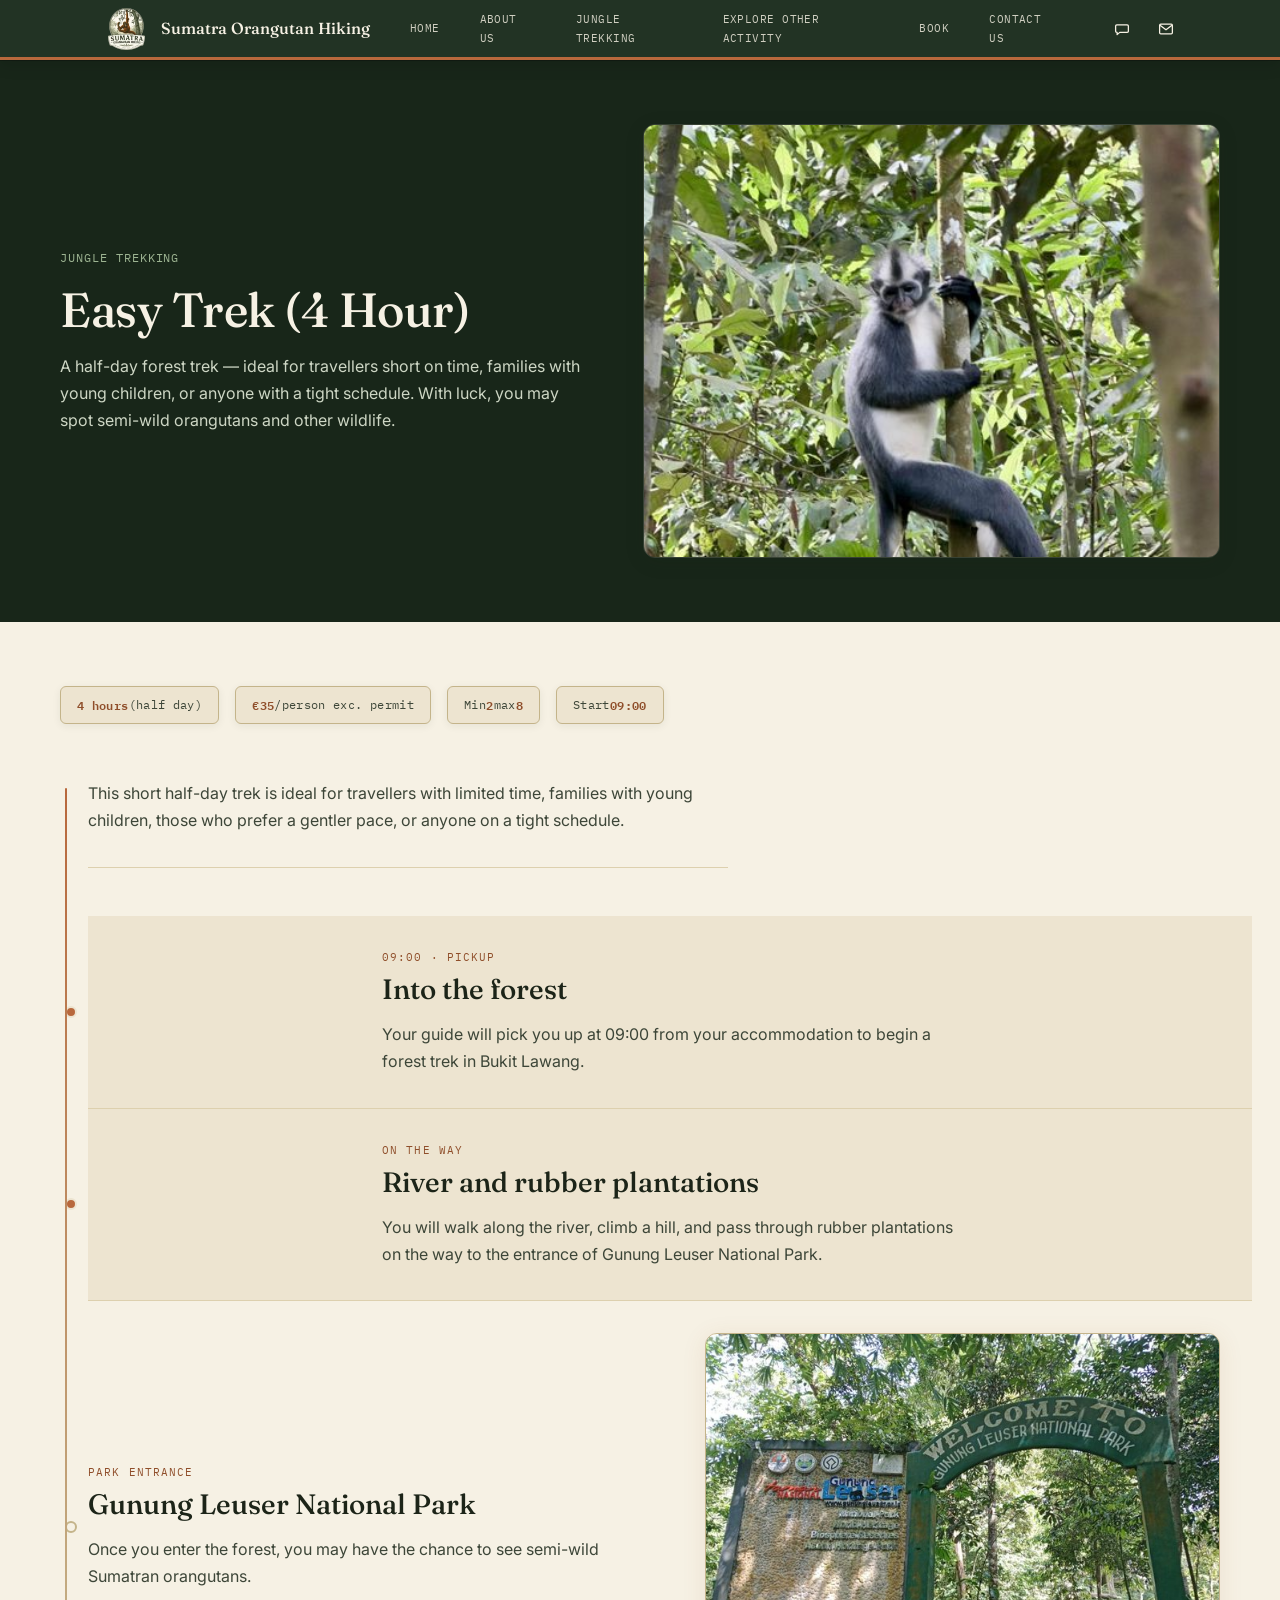
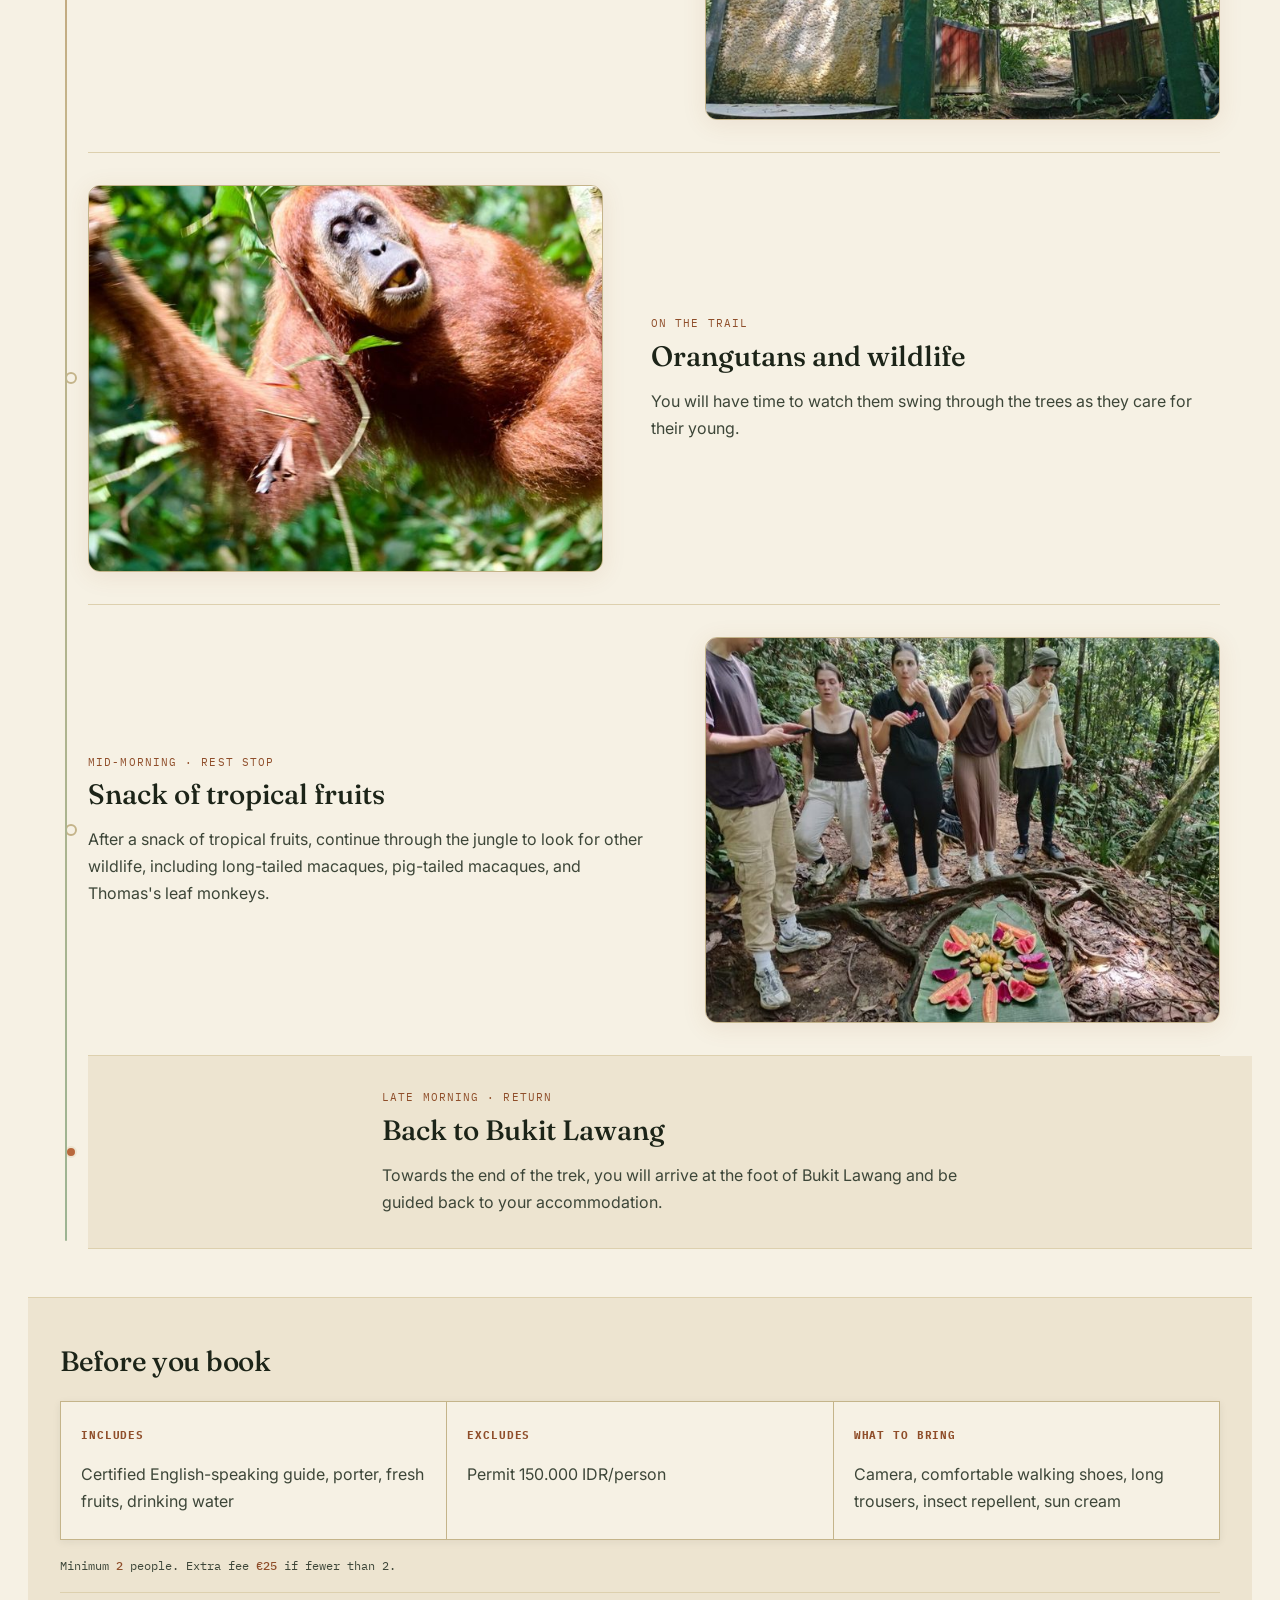
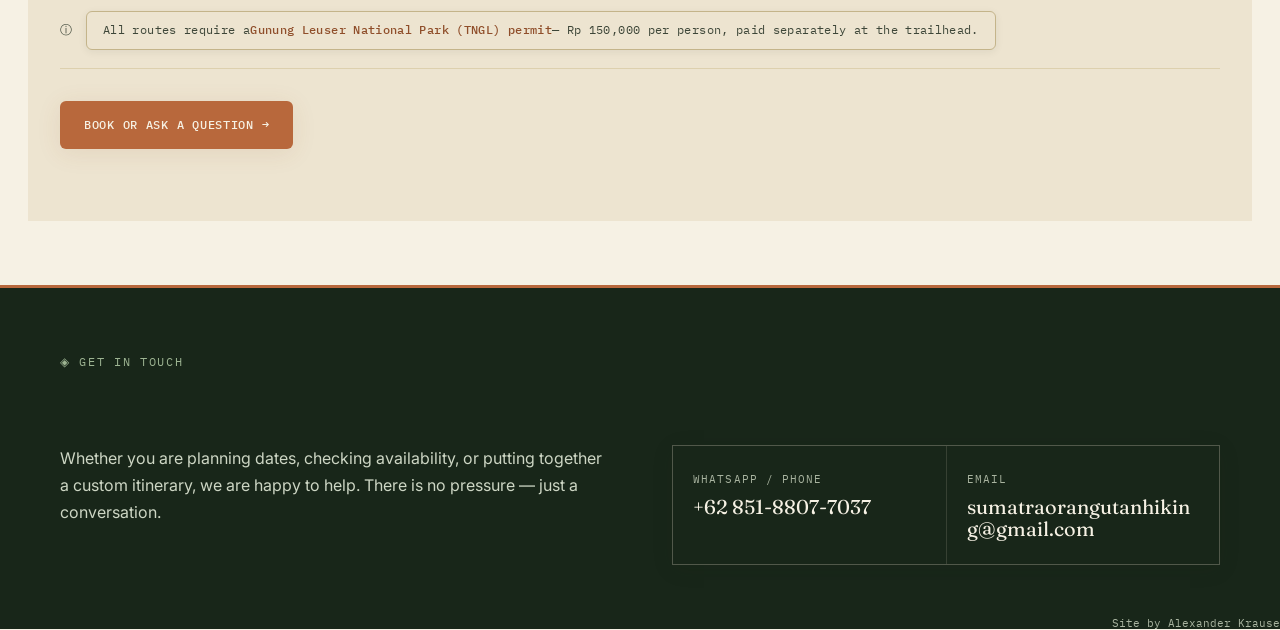
<file: easy-trek.html>
<!DOCTYPE html>
<html lang="en">
<head>
<meta charset="UTF-8">
<meta name="viewport" content="width=device-width, initial-scale=1">
<title>Easy Trek (4 Hour) — Sumatra Orangutan Hiking</title>
<link rel="stylesheet" href="css/site.css">
<link rel="stylesheet" href="css/page.css">
<link rel="stylesheet" href="css/trek-detail.css">
<link rel="stylesheet" href="css/experience-timeline.css">
</head>
<body>

<header class="site-nav">
  <div class="site-nav__inner">
    <a class="site-nav__brand" href="index.html"><picture><source type="image/webp" srcset="images/brand/logo.webp"><img class="site-nav__logo" src="images/brand/logo.png" alt=""></picture><span class="site-nav__brand-text"><span class="site-nav__brand-text--long">Sumatra Orangutan Hiking</span><span class="site-nav__brand-text--short" aria-hidden="true">Sumatra Hiking</span></span></a>
    <button class="site-nav__toggle" type="button" aria-expanded="false" aria-controls="site-menu" aria-label="Open menu">
      <svg width="18" height="14" viewBox="0 0 18 14" aria-hidden="true">
        <rect y="0" width="18" height="1.7" rx="1" fill="currentColor"/>
        <rect y="6.15" width="18" height="1.7" rx="1" fill="currentColor"/>
        <rect y="12.3" width="18" height="1.7" rx="1" fill="currentColor"/>
      </svg>
    </button>
    <div class="site-nav__contact">
      <a class="site-nav__contact-link" href="https://wa.me/6285188077037" aria-label="WhatsApp, +62 851-8807-7037">
        <svg width="18" height="18" viewBox="0 0 24 24" aria-hidden="true" fill="none" stroke="currentColor" stroke-width="1.7" stroke-linejoin="round">
          <path d="M5 6.5h14a1.5 1.5 0 0 1 1.5 1.5v7a1.5 1.5 0 0 1-1.5 1.5H9l-3.5 3v-3H5A1.5 1.5 0 0 1 3.5 15V8A1.5 1.5 0 0 1 5 6.5z"/>
        </svg>
      </a>
      <a class="site-nav__contact-link" href="mailto:sumatraorangutanhiking@gmail.com" aria-label="Email sumatraorangutanhiking@gmail.com">
        <svg width="18" height="18" viewBox="0 0 24 24" aria-hidden="true" fill="none" stroke="currentColor" stroke-width="1.7" stroke-linejoin="round">
          <rect x="3.5" y="5.5" width="17" height="13" rx="1.5"/>
          <path d="M4 7l8 6 8-6"/>
        </svg>
      </a>
    </div>
    <ul class="site-nav__menu" id="site-menu">
      <li class="site-nav__item"><a class="site-nav__link" href="index.html">Home</a></li>
      <li class="site-nav__item"><a class="site-nav__link" href="about.html">About us</a></li>
      <li class="site-nav__item">
        <a class="site-nav__link" href="index.html#treks">Jungle Trekking</a>
        <ul class="site-nav__submenu">
          <li><a class="site-nav__link" href="easy-trek.html" aria-current="page">Easy Trek (4 Hour)</a></li>
          <li><a class="site-nav__link" href="relax-trek.html">Relax Trek (1 Day)</a></li>
          <li><a class="site-nav__link" href="orangutan-trek.html">Orangutan Trek (2D1N)</a></li>
          <li><a class="site-nav__link" href="explore-trek.html">Explore Trek (3D2N)</a></li>
          <li><a class="site-nav__link" href="adventure-trek.html">Adventure Trek (4D3N)</a></li>
          <li><a class="site-nav__link" href="adventure-long-trek.html">Adventure Long Trek (5D4N)</a></li>
        </ul>
      </li>
      <li class="site-nav__item">
        <a class="site-nav__link" href="explore-activity.html">Explore other activity</a>
        <ul class="site-nav__submenu">
          <li><a class="site-nav__link" href="bat-cave.html">Bat Cave</a></li>
          <li><a class="site-nav__link" href="village-tour.html">Village Tour</a></li>
        </ul>
      </li>
      <li class="site-nav__item"><a class="site-nav__link" href="book.html">Book</a></li>
      <li class="site-nav__item"><a class="site-nav__link" href="contact.html">Contact us</a></li>
    </ul>
  </div>
</header>

<div class="trek-hero trek-hero--balanced">
  <div class="trek-hero__inner">
    <div class="trek-hero__text">
      <p class="trek-hero__subtitle">Jungle Trekking</p>
      <h1>Easy Trek (4 Hour)</h1>
      <p class="trek-hero__intro">A half-day forest trek — ideal for travellers short on time, families with young children, or anyone with a tight schedule. With luck, you may spot semi-wild orangutans and other wildlife.</p>
    </div>
    <div class="trek-hero__image">
      <picture>
  <source type="image/webp" srcset="images/4 hr trek/IMG-20251110-WA0047-1536x864.webp">
  <img src="images/4 hr trek/IMG-20251110-WA0047-1536x864.jpg" alt="Thomas's leaf monkey in the jungle">
</picture>
    </div>
  </div>
</div>

<div class="page-body">
  <div class="wrap">
    <div class="fact-strip">
      <span class="meta-chip"><b>4 hours</b> (half day)</span>
      <span class="meta-chip"><b>€35</b>/person exc. permit</span>
      <span class="meta-chip">Min <b>2</b> max <b>8</b></span>
      <span class="meta-chip">Start <b>09:00</b></span>
    </div>

    <div class="experience-timeline">
      <p class="timeline-intro">This short half-day trek is ideal for travellers with limited time, families with young children, those who prefer a gentler pace, or anyone on a tight schedule.</p>

      <article class="timeline-beat timeline-beat--text-only">
        <div class="timeline-beat__content">
          <p class="timeline-beat__time">09:00 · Pickup</p>
          <h3 class="timeline-beat__title">Into the forest</h3>
          <div class="timeline-beat__body">
            <p>Your guide will pick you up at 09:00 from your accommodation to begin a forest trek in Bukit Lawang.</p>
          </div>
        </div>
      </article>

      <article class="timeline-beat timeline-beat--text-only">
        <div class="timeline-beat__content">
          <p class="timeline-beat__time">On the way</p>
          <h3 class="timeline-beat__title">River and rubber plantations</h3>
          <div class="timeline-beat__body">
            <p>You will walk along the river, climb a hill, and pass through rubber plantations on the way to the entrance of Gunung Leuser National Park.</p>
          </div>
        </div>
      </article>

      <article class="timeline-beat">
        <div class="timeline-beat__content">
          <p class="timeline-beat__time">Park entrance</p>
          <h3 class="timeline-beat__title">Gunung Leuser National Park</h3>
          <div class="timeline-beat__body">
            <p>Once you enter the forest, you may have the chance to see semi-wild Sumatran orangutans.</p>
          </div>
        </div>
        <div class="timeline-beat__media">
          <picture>
  <source type="image/webp" srcset="images/4 hr trek/IMG-20260516-WA0044-1536x1152.webp">
  <img src="images/4 hr trek/IMG-20260516-WA0044-1536x1152.jpg" alt="Entrance to Gunung Leuser National Park">
</picture>
        </div>
      </article>

      <article class="timeline-beat timeline-beat--reverse">
        <div class="timeline-beat__content">
          <p class="timeline-beat__time">On the trail</p>
          <h3 class="timeline-beat__title">Orangutans and wildlife</h3>
          <div class="timeline-beat__body">
            <p>You will have time to watch them swing through the trees as they care for their young.</p>
          </div>
        </div>
        <div class="timeline-beat__media">
          <picture>
  <source type="image/webp" srcset="images/4 hr trek/IMG-20251110-WA0050-1536x1152.webp">
  <img src="images/4 hr trek/IMG-20251110-WA0050-1536x1152.jpg" alt="Wild orangutan in the Gunung Leuser rainforest">
</picture>
        </div>
      </article>

      <article class="timeline-beat">
        <div class="timeline-beat__content">
          <p class="timeline-beat__time">Mid-morning · Rest stop</p>
          <h3 class="timeline-beat__title">Snack of tropical fruits</h3>
          <div class="timeline-beat__body">
            <p>After a snack of tropical fruits, continue through the jungle to look for other wildlife, including long-tailed macaques, pig-tailed macaques, and Thomas's leaf monkeys.</p>
          </div>
        </div>
        <div class="timeline-beat__media">
          <picture>
  <source type="image/webp" srcset="images/1 day trek/IMG-20260527-WA0032-1536x1152.webp">
  <img src="images/1 day trek/IMG-20260527-WA0032-1536x1152.jpg" alt="Fresh fruit break on the trail">
</picture>
        </div>
      </article>

      <article class="timeline-beat timeline-beat--text-only">
        <div class="timeline-beat__content">
          <p class="timeline-beat__time">Late morning · Return</p>
          <h3 class="timeline-beat__title">Back to Bukit Lawang</h3>
          <div class="timeline-beat__body">
            <p>Towards the end of the trek, you will arrive at the foot of Bukit Lawang and be guided back to your accommodation.</p>
          </div>
        </div>
      </article>
    </div>

    <div class="booking-section">
      <h2 class="booking-section__heading">Before you book</h2>
      <div class="includes-grid">
        <div class="includes-cell">
          <h3>Includes</h3>
          <p>Certified English-speaking guide, porter, fresh fruits, drinking water</p>
        </div>
        <div class="includes-cell">
          <h3>Excludes</h3>
          <p>Permit 150.000 IDR/person</p>
        </div>
        <div class="includes-cell">
          <h3>What to bring</h3>
          <p>Camera, comfortable walking shoes, long trousers, insect repellent, sun cream</p>
        </div>
      </div>
      <p class="group-note">Minimum <b>2</b> people. Extra fee <b>€25</b> if fewer than 2.</p>
      <div class="permit-strip">
        <span>&#9432;</span>
        <span class="meta-chip">All routes require a <b>Gunung Leuser National Park (TNGL) permit</b> — Rp 150,000 per person, paid separately at the trailhead.</span>
      </div>
      <div class="cta-strip">
        <a class="btn-primary" href="book.html?trek=easy">Book or ask a question &rarr;</a>
      </div>
    </div>
  </div>
</div>

<section class="contact" id="contact">
  <div class="wrap">
    <p class="eyebrow">Get in touch</p>
    <p class="contact__intro">Whether you are planning dates, checking availability, or putting together a custom itinerary, we are happy to help. There is no pressure — just a conversation.</p>
    <div class="contact__grid">
      <div class="contact__cell">
        <p class="contact__label">WhatsApp / Phone</p>
        <p class="contact__value"><a href="https://wa.me/6285188077037">+62 851-8807-7037</a></p>
      </div>
      <div class="contact__cell">
        <p class="contact__label">Email</p>
        <p class="contact__value"><a href="mailto:sumatraorangutanhiking@gmail.com">sumatraorangutanhiking@gmail.com</a></p>
      </div>
    </div>
    <p class="contact__credit">Site by <a href="https://alexanderjirokrause.com">Alexander Krause</a></p>
  </div>
</section>


<script src="js/nav.js"></script>
</body>
</html>
</file>
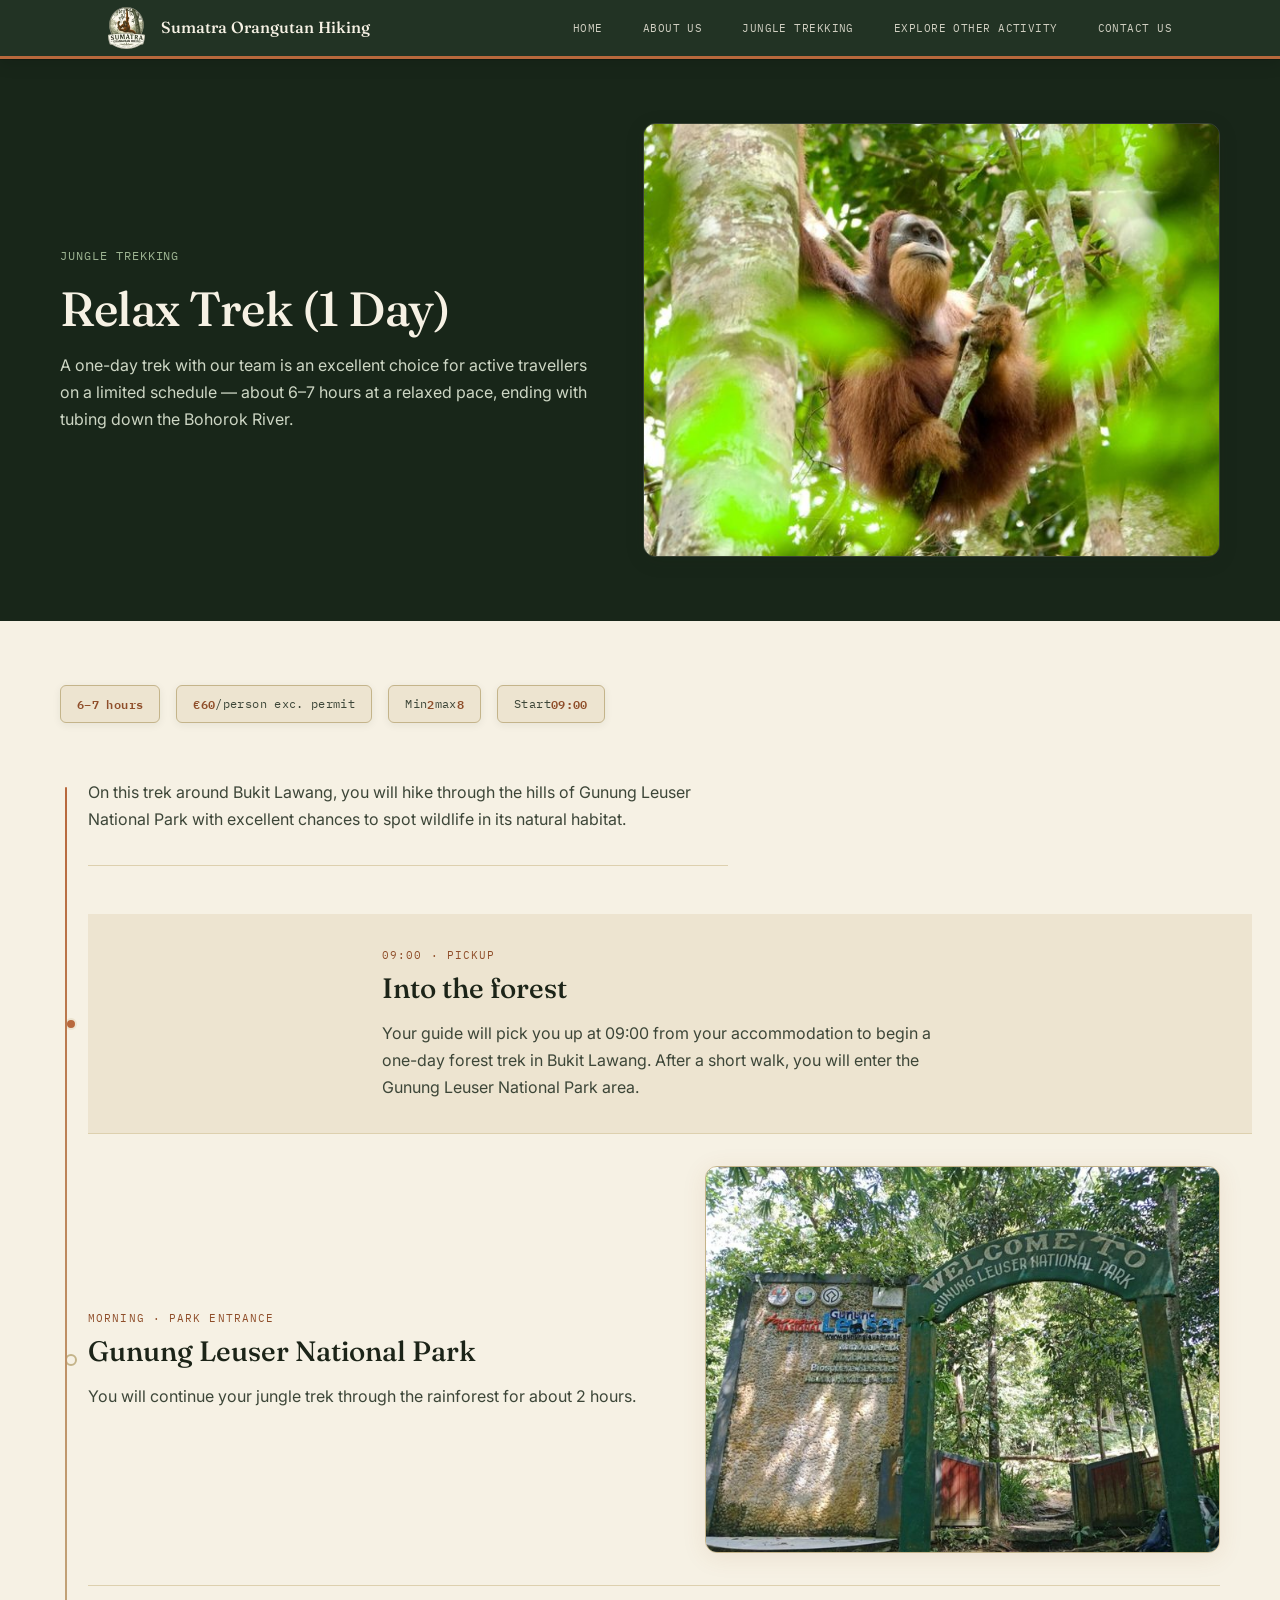
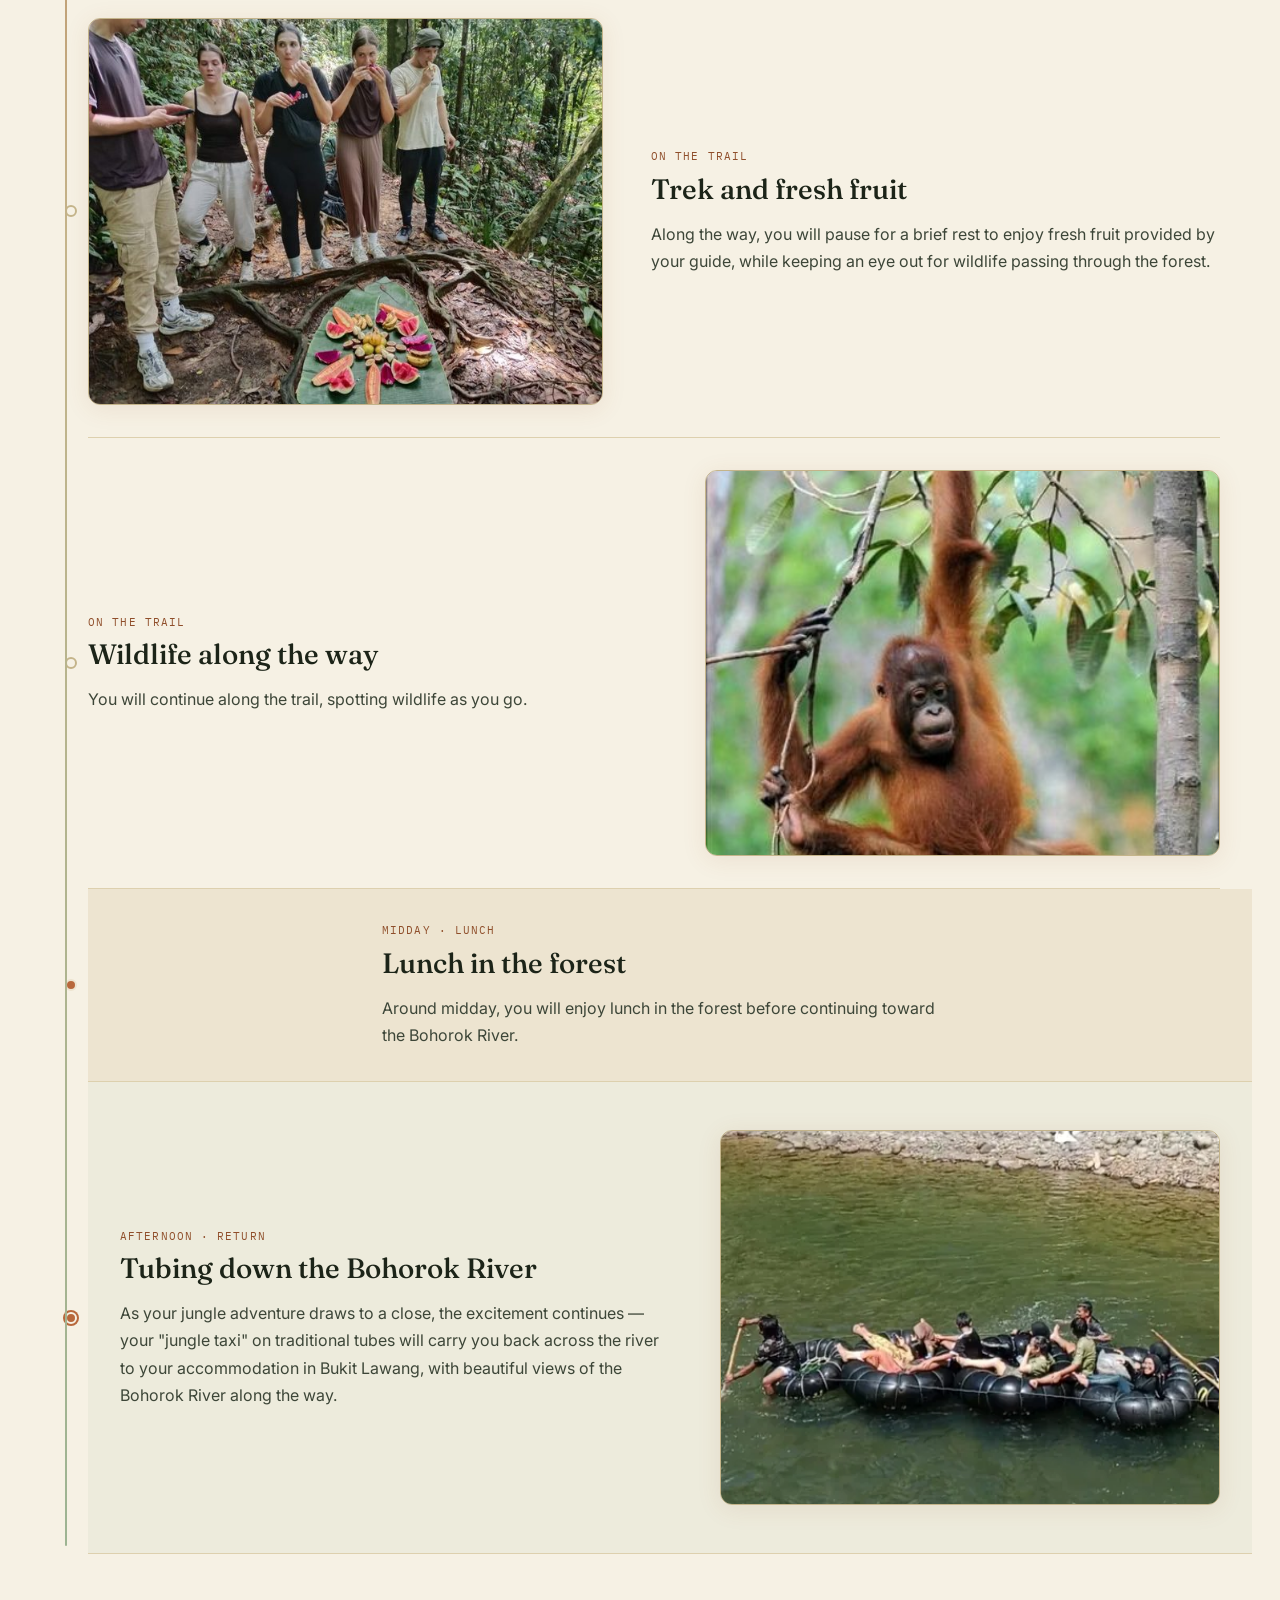
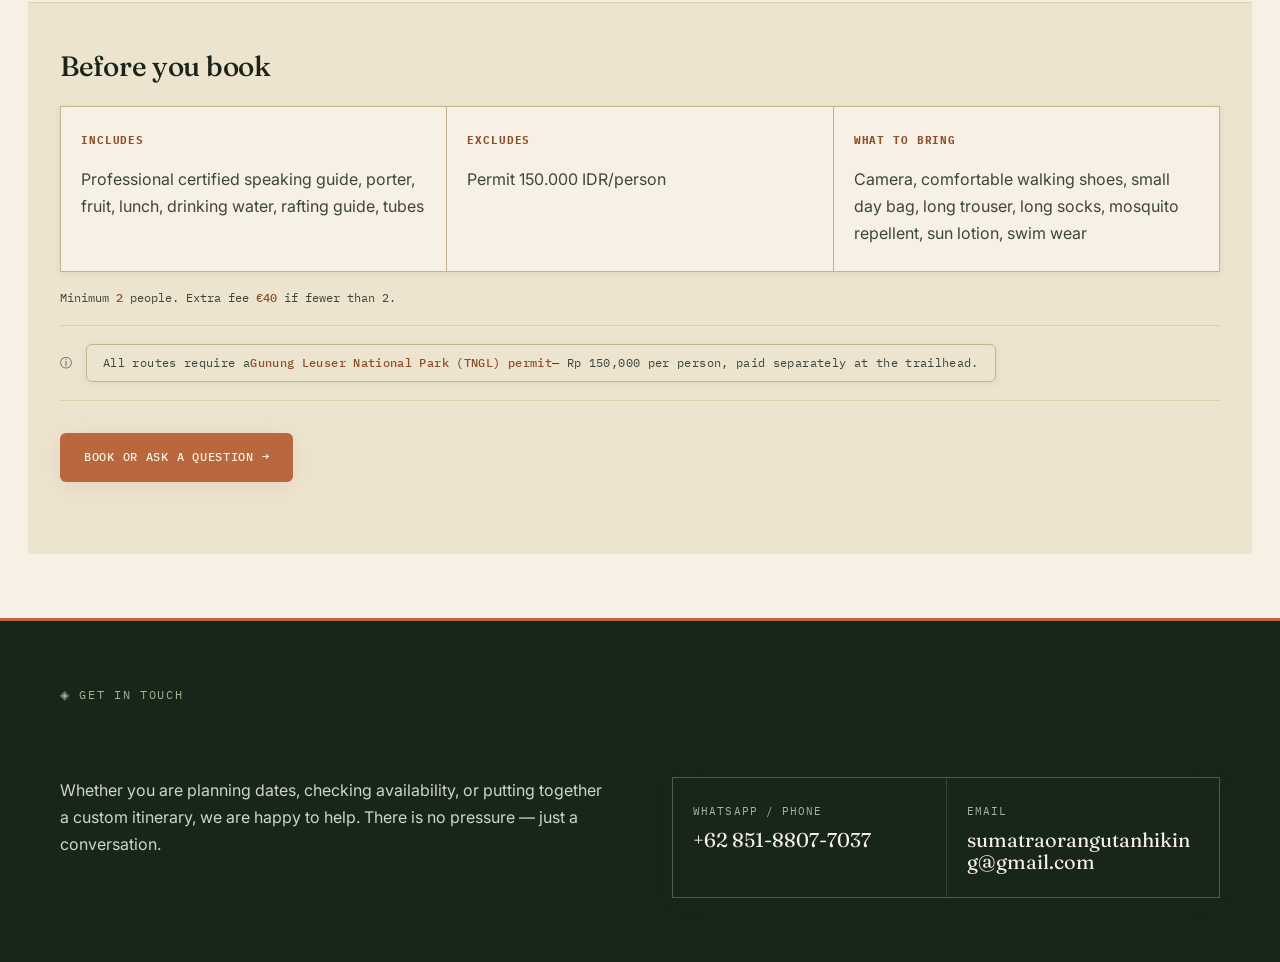
<file: elax-trek.html>
<!DOCTYPE html>
<html lang="en">
<head>
<meta charset="UTF-8">
<meta name="viewport" content="width=device-width, initial-scale=1">
<title>Relax Trek (1 Day) — Sumatra Orangutan Hiking</title>
<link rel="stylesheet" href="css/site.css">
<link rel="stylesheet" href="css/page.css">
<link rel="stylesheet" href="css/trek-detail.css">
<link rel="stylesheet" href="css/experience-timeline.css">
</head>
<body>

<header class="site-nav">
  <div class="site-nav__inner">
    <a class="site-nav__brand" href="index.html"><picture><source type="image/webp" srcset="images/brand/logo.webp"><img class="site-nav__logo" src="images/brand/logo.png" alt=""></picture><span class="site-nav__brand-text"><span class="site-nav__brand-text--long">Sumatra Orangutan Hiking</span><span class="site-nav__brand-text--short" aria-hidden="true">Sumatra Hiking</span></span></a>
    <button class="site-nav__toggle" type="button" aria-expanded="false" aria-controls="site-menu" aria-label="Open menu">
      <svg width="18" height="14" viewBox="0 0 18 14" aria-hidden="true">
        <rect y="0" width="18" height="1.7" rx="1" fill="currentColor"/>
        <rect y="6.15" width="18" height="1.7" rx="1" fill="currentColor"/>
        <rect y="12.3" width="18" height="1.7" rx="1" fill="currentColor"/>
      </svg>
    </button>
    <ul class="site-nav__menu" id="site-menu">
      <li class="site-nav__item"><a class="site-nav__link" href="index.html">Home</a></li>
      <li class="site-nav__item"><a class="site-nav__link" href="about.html">About us</a></li>
      <li class="site-nav__item">
        <a class="site-nav__link" href="index.html#treks">Jungle Trekking</a>
        <ul class="site-nav__submenu">
          <li><a class="site-nav__link" href="easy-trek.html">Easy Trek (4 Hour)</a></li>
          <li><a class="site-nav__link" href="relax-trek.html" aria-current="page">Relax Trek (1 Day)</a></li>
          <li><a class="site-nav__link" href="orangutan-trek.html">Orangutan Trek (2D1N)</a></li>
          <li><a class="site-nav__link" href="explore-trek.html">Explore Trek (3D2N)</a></li>
          <li><a class="site-nav__link" href="adventure-trek.html">Adventure Trek (4D3N)</a></li>
          <li><a class="site-nav__link" href="adventure-long-trek.html">Adventure Long Trek (5D4N)</a></li>
        </ul>
      </li>
      <li class="site-nav__item">
        <a class="site-nav__link" href="explore-activity.html">Explore other activity</a>
        <ul class="site-nav__submenu">
          <li><a class="site-nav__link" href="bat-cave.html">Bat Cave</a></li>
          <li><a class="site-nav__link" href="village-tour.html">Village Tour</a></li>
        </ul>
      </li>
      <li class="site-nav__item"><a class="site-nav__link" href="contact.html">Contact us</a></li>
    </ul>
  </div>
</header>

<div class="trek-hero trek-hero--balanced">
  <div class="trek-hero__inner">
    <div class="trek-hero__text">
      <p class="trek-hero__subtitle">Jungle Trekking</p>
      <h1>Relax Trek (1 Day)</h1>
      <p class="trek-hero__intro">A one-day trek with our team is an excellent choice for active travellers on a limited schedule — about 6–7 hours at a relaxed pace, ending with tubing down the Bohorok River.</p>
    </div>
    <div class="trek-hero__image">
      <picture>
  <source type="image/webp" srcset="images/1 day trek/IMG-20251110-WA0054-1-1536x1072.webp">
  <img src="images/1 day trek/IMG-20251110-WA0054-1-1536x1072.jpg" alt="Flanged male orangutan in the forest canopy">
</picture>
    </div>
  </div>
</div>

<div class="page-body">
  <div class="wrap">
    <div class="fact-strip">
      <span class="meta-chip"><b>6–7 hours</b></span>
      <span class="meta-chip"><b>€60</b>/person exc. permit</span>
      <span class="meta-chip">Min <b>2</b> max <b>8</b></span>
      <span class="meta-chip">Start <b>09:00</b></span>
    </div>

    <div class="experience-timeline">
      <p class="timeline-intro">On this trek around Bukit Lawang, you will hike through the hills of Gunung Leuser National Park with excellent chances to spot wildlife in its natural habitat.</p>

      <article class="timeline-beat timeline-beat--text-only">
        <div class="timeline-beat__content">
          <p class="timeline-beat__time">09:00 · Pickup</p>
          <h3 class="timeline-beat__title">Into the forest</h3>
          <div class="timeline-beat__body">
            <p>Your guide will pick you up at 09:00 from your accommodation to begin a one-day forest trek in Bukit Lawang. After a short walk, you will enter the Gunung Leuser National Park area.</p>
          </div>
        </div>
      </article>

      <article class="timeline-beat">
        <div class="timeline-beat__content">
          <p class="timeline-beat__time">Morning · Park entrance</p>
          <h3 class="timeline-beat__title">Gunung Leuser National Park</h3>
          <div class="timeline-beat__body">
            <p>You will continue your jungle trek through the rainforest for about 2 hours.</p>
          </div>
        </div>
        <div class="timeline-beat__media">
          <picture>
  <source type="image/webp" srcset="images/4 hr trek/IMG-20260516-WA0044-1536x1152.webp">
  <img src="images/4 hr trek/IMG-20260516-WA0044-1536x1152.jpg" alt="Entrance to Gunung Leuser National Park">
</picture>
        </div>
      </article>

      <article class="timeline-beat timeline-beat--reverse">
        <div class="timeline-beat__content">
          <p class="timeline-beat__time">On the trail</p>
          <h3 class="timeline-beat__title">Trek and fresh fruit</h3>
          <div class="timeline-beat__body">
            <p>Along the way, you will pause for a brief rest to enjoy fresh fruit provided by your guide, while keeping an eye out for wildlife passing through the forest.</p>
          </div>
        </div>
        <div class="timeline-beat__media">
          <picture>
  <source type="image/webp" srcset="images/1 day trek/IMG-20260527-WA0032-1536x1152.webp">
  <img src="images/1 day trek/IMG-20260527-WA0032-1536x1152.jpg" alt="Fruit snack break with trekking group in the jungle">
</picture>
        </div>
      </article>

      <article class="timeline-beat">
        <div class="timeline-beat__content">
          <p class="timeline-beat__time">On the trail</p>
          <h3 class="timeline-beat__title">Wildlife along the way</h3>
          <div class="timeline-beat__body">
            <p>You will continue along the trail, spotting wildlife as you go.</p>
          </div>
        </div>
        <div class="timeline-beat__media">
          <picture>
  <source type="image/webp" srcset="images/3 day trek/IMG-20260515-WA0019-1.webp">
  <img src="images/3 day trek/IMG-20260515-WA0019-1.jpg" alt="Wildlife along the jungle trail">
</picture>
        </div>
      </article>

      <article class="timeline-beat timeline-beat--text-only">
        <div class="timeline-beat__content">
          <p class="timeline-beat__time">Midday · Lunch</p>
          <h3 class="timeline-beat__title">Lunch in the forest</h3>
          <div class="timeline-beat__body">
            <p>Around midday, you will enjoy lunch in the forest before continuing toward the Bohorok River.</p>
          </div>
        </div>
      </article>

      <article class="timeline-beat timeline-beat--emphasis">
        <div class="timeline-beat__content">
          <p class="timeline-beat__time">Afternoon · Return</p>
          <h3 class="timeline-beat__title">Tubing down the Bohorok River</h3>
          <div class="timeline-beat__body">
            <p>As your jungle adventure draws to a close, the excitement continues — your "jungle taxi" on traditional tubes will carry you back across the river to your accommodation in Bukit Lawang, with beautiful views of the Bohorok River along the way.</p>
          </div>
        </div>
        <div class="timeline-beat__media">
          <picture>
  <source type="image/webp" srcset="images/additional/IMG-20260515-WA0023-e1780767474571.webp">
  <img src="images/additional/IMG-20260515-WA0023-e1780767474571.jpg" alt="Traditional tube rafting on the Bohorok River">
</picture>
        </div>
      </article>
    </div>

    <div class="booking-section">
      <h2 class="booking-section__heading">Before you book</h2>
      <div class="includes-grid">
        <div class="includes-cell">
          <h3>Includes</h3>
          <p>Professional certified speaking guide, porter, fruit, lunch, drinking water, rafting guide, tubes</p>
        </div>
        <div class="includes-cell">
          <h3>Excludes</h3>
          <p>Permit 150.000 IDR/person</p>
        </div>
        <div class="includes-cell">
          <h3>What to bring</h3>
          <p>Camera, comfortable walking shoes, small day bag, long trouser, long socks, mosquito repellent, sun lotion, swim wear</p>
        </div>
      </div>
      <p class="group-note">Minimum <b>2</b> people. Extra fee <b>€40</b> if fewer than 2.</p>
      <div class="permit-strip">
        <span>&#9432;</span>
        <span class="meta-chip">All routes require a <b>Gunung Leuser National Park (TNGL) permit</b> — Rp 150,000 per person, paid separately at the trailhead.</span>
      </div>
      <div class="cta-strip">
        <a class="btn-primary" href="contact.html">Book or ask a question &rarr;</a>
      </div>
    </div>
  </div>
</div>

<section class="contact" id="contact">
  <div class="wrap">
    <p class="eyebrow">Get in touch</p>
    <p class="contact__intro">Whether you are planning dates, checking availability, or putting together a custom itinerary, we are happy to help. There is no pressure — just a conversation.</p>
    <div class="contact__grid">
      <div class="contact__cell">
        <p class="contact__label">WhatsApp / Phone</p>
        <p class="contact__value"><a href="https://wa.me/6285188077037">+62 851-8807-7037</a></p>
      </div>
      <div class="contact__cell">
        <p class="contact__label">Email</p>
        <p class="contact__value"><a href="mailto:sumatraorangutanhiking@gmail.com">sumatraorangutanhiking@gmail.com</a></p>
      </div>
    </div>
  </div>
</section>


<script src="js/nav.js"></script>
</body>
</html>
</file>
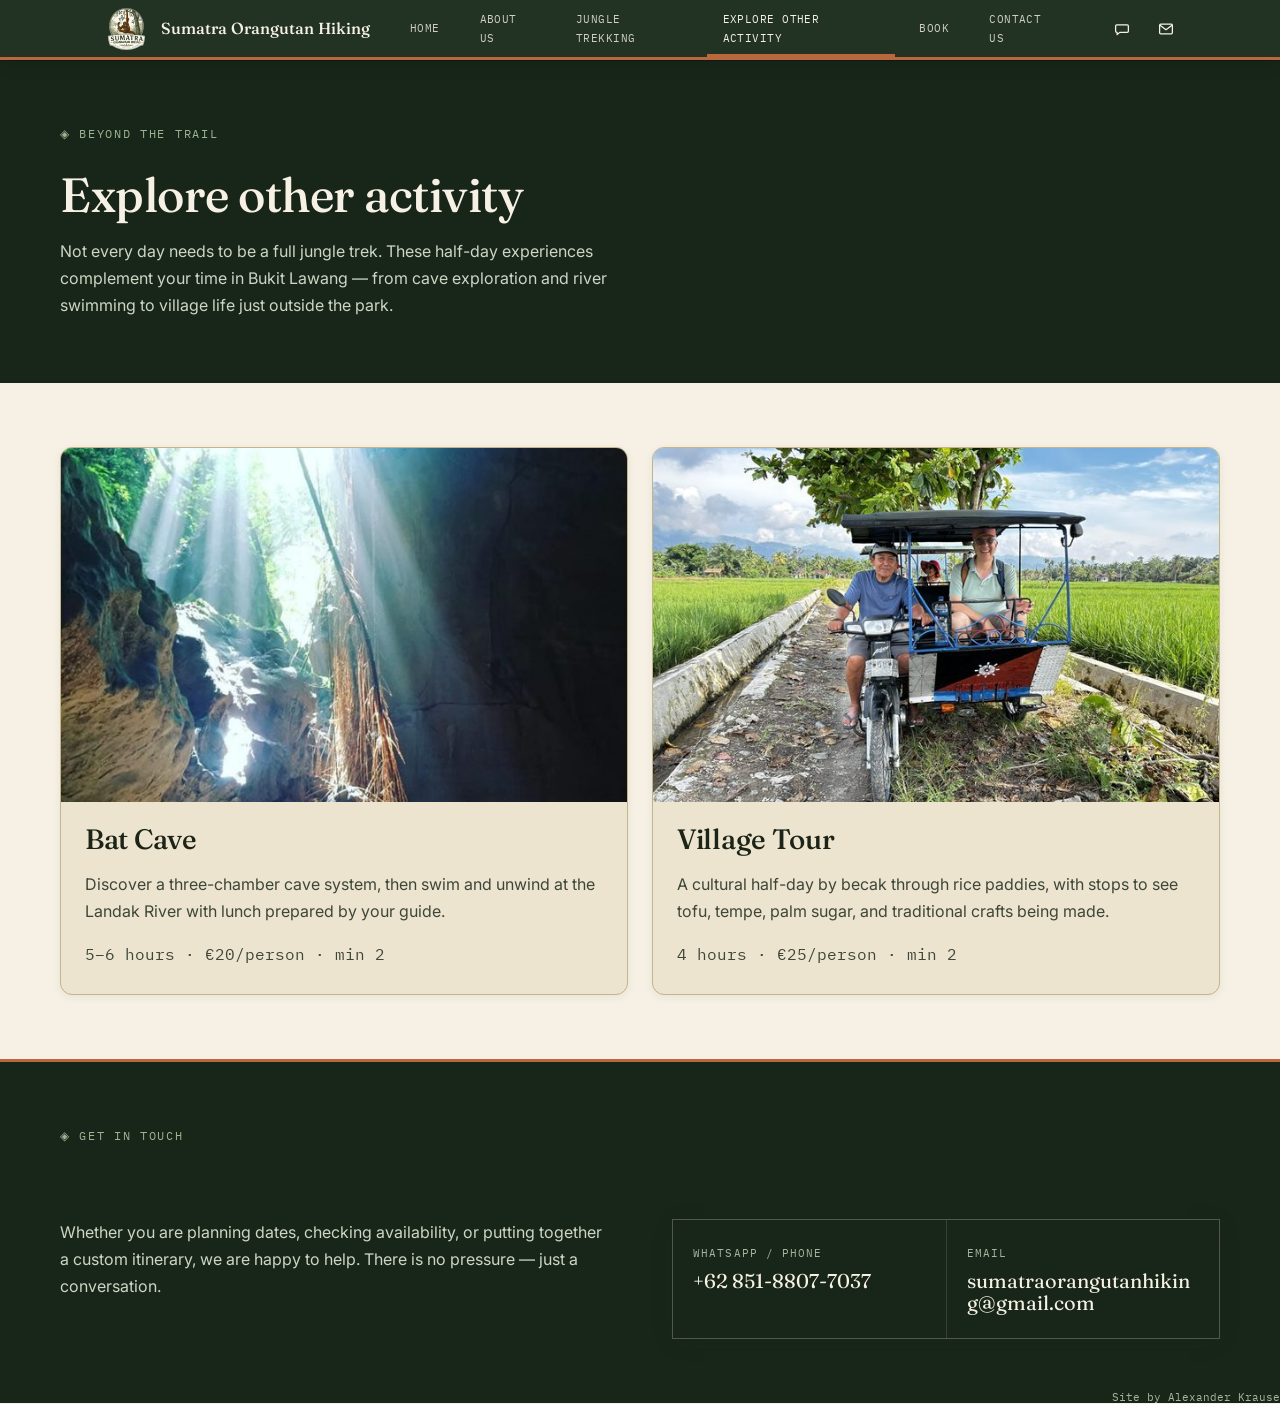
<file: explore-activity.html>
<!DOCTYPE html>
<html lang="en">
<head>
<meta charset="UTF-8">
<meta name="viewport" content="width=device-width, initial-scale=1">
<title>Explore Other Activity — Sumatra Orangutan Hiking</title>
<link rel="stylesheet" href="css/site.css">
<link rel="stylesheet" href="css/page.css">
</head>
<body>

<header class="site-nav">
  <div class="site-nav__inner">
    <a class="site-nav__brand" href="index.html"><picture><source type="image/webp" srcset="images/brand/logo.webp"><img class="site-nav__logo" src="images/brand/logo.png" alt=""></picture><span class="site-nav__brand-text"><span class="site-nav__brand-text--long">Sumatra Orangutan Hiking</span><span class="site-nav__brand-text--short" aria-hidden="true">Sumatra Hiking</span></span></a>
    <button class="site-nav__toggle" type="button" aria-expanded="false" aria-controls="site-menu" aria-label="Open menu">
      <svg width="18" height="14" viewBox="0 0 18 14" aria-hidden="true">
        <rect y="0" width="18" height="1.7" rx="1" fill="currentColor"/>
        <rect y="6.15" width="18" height="1.7" rx="1" fill="currentColor"/>
        <rect y="12.3" width="18" height="1.7" rx="1" fill="currentColor"/>
      </svg>
    </button>
    <div class="site-nav__contact">
      <a class="site-nav__contact-link" href="https://wa.me/6285188077037" aria-label="WhatsApp, +62 851-8807-7037">
        <svg width="18" height="18" viewBox="0 0 24 24" aria-hidden="true" fill="none" stroke="currentColor" stroke-width="1.7" stroke-linejoin="round">
          <path d="M5 6.5h14a1.5 1.5 0 0 1 1.5 1.5v7a1.5 1.5 0 0 1-1.5 1.5H9l-3.5 3v-3H5A1.5 1.5 0 0 1 3.5 15V8A1.5 1.5 0 0 1 5 6.5z"/>
        </svg>
      </a>
      <a class="site-nav__contact-link" href="mailto:sumatraorangutanhiking@gmail.com" aria-label="Email sumatraorangutanhiking@gmail.com">
        <svg width="18" height="18" viewBox="0 0 24 24" aria-hidden="true" fill="none" stroke="currentColor" stroke-width="1.7" stroke-linejoin="round">
          <rect x="3.5" y="5.5" width="17" height="13" rx="1.5"/>
          <path d="M4 7l8 6 8-6"/>
        </svg>
      </a>
    </div>
    <ul class="site-nav__menu" id="site-menu">
      <li class="site-nav__item"><a class="site-nav__link" href="index.html">Home</a></li>
      <li class="site-nav__item"><a class="site-nav__link" href="about.html">About us</a></li>
      <li class="site-nav__item">
        <a class="site-nav__link" href="index.html#treks">Jungle Trekking</a>
        <ul class="site-nav__submenu">
          <li><a class="site-nav__link" href="easy-trek.html">Easy Trek (4 Hour)</a></li>
          <li><a class="site-nav__link" href="relax-trek.html">Relax Trek (1 Day)</a></li>
          <li><a class="site-nav__link" href="orangutan-trek.html">Orangutan Trek (2D1N)</a></li>
          <li><a class="site-nav__link" href="explore-trek.html">Explore Trek (3D2N)</a></li>
          <li><a class="site-nav__link" href="adventure-trek.html">Adventure Trek (4D3N)</a></li>
          <li><a class="site-nav__link" href="adventure-long-trek.html">Adventure Long Trek (5D4N)</a></li>
        </ul>
      </li>
      <li class="site-nav__item">
        <a class="site-nav__link" href="explore-activity.html" aria-current="page">Explore other activity</a>
        <ul class="site-nav__submenu">
          <li><a class="site-nav__link" href="bat-cave.html">Bat Cave</a></li>
          <li><a class="site-nav__link" href="village-tour.html">Village Tour</a></li>
        </ul>
      </li>
      <li class="site-nav__item"><a class="site-nav__link" href="book.html">Book</a></li>
      <li class="site-nav__item"><a class="site-nav__link" href="contact.html">Contact us</a></li>
    </ul>
  </div>
</header>

<div class="page-hero">
  <div class="wrap">
    <p class="eyebrow">Beyond the trail</p>
    <h1>Explore other activity</h1>
    <p class="page-hero__lead">Not every day needs to be a full jungle trek. These half-day experiences complement your time in Bukit Lawang — from cave exploration and river swimming to village life just outside the park.</p>
  </div>
</div>

<div class="page-body">
  <div class="wrap">
    <div class="hub-grid">
      <a class="hub-card" href="bat-cave.html">
        <div class="hub-card__image">
          <picture>
  <source type="image/webp" srcset="images/bat cave/IMG-20260525-WA0104-e1780925913821-768x768.webp">
  <img src="images/bat cave/IMG-20260525-WA0104-e1780925913821-768x768.jpg" alt="Light rays inside Bat Cave">
</picture>
        </div>
        <div class="hub-card__body">
          <h2>Bat Cave</h2>
          <p>Discover a three-chamber cave system, then swim and unwind at the Landak River with lunch prepared by your guide.</p>
          <p class="hub-card__meta">5–6 hours &middot; €20/person &middot; min 2</p>
        </div>
      </a>
      <a class="hub-card" href="village-tour.html">
        <div class="hub-card__image">
          <picture>
  <source type="image/webp" srcset="images/village tour/01-becak-1536x1152.webp">
  <img src="images/village tour/01-becak-1536x1152.jpg" alt="Village tour by becak through rice paddies">
</picture>
        </div>
        <div class="hub-card__body">
          <h2>Village Tour</h2>
          <p>A cultural half-day by becak through rice paddies, with stops to see tofu, tempe, palm sugar, and traditional crafts being made.</p>
          <p class="hub-card__meta">4 hours &middot; €25/person &middot; min 2</p>
        </div>
      </a>
    </div>
  </div>
</div>

<section class="contact" id="contact">
  <div class="wrap">
    <p class="eyebrow">Get in touch</p>
    <p class="contact__intro">Whether you are planning dates, checking availability, or putting together a custom itinerary, we are happy to help. There is no pressure — just a conversation.</p>
    <div class="contact__grid">
      <div class="contact__cell">
        <p class="contact__label">WhatsApp / Phone</p>
        <p class="contact__value"><a href="https://wa.me/6285188077037">+62 851-8807-7037</a></p>
      </div>
      <div class="contact__cell">
        <p class="contact__label">Email</p>
        <p class="contact__value"><a href="mailto:sumatraorangutanhiking@gmail.com">sumatraorangutanhiking@gmail.com</a></p>
      </div>
    </div>
    <p class="contact__credit">Site by <a href="https://alexanderjirokrause.com">Alexander Krause</a></p>
  </div>
</section>


<script src="js/nav.js"></script>
</body>
</html>
</file>
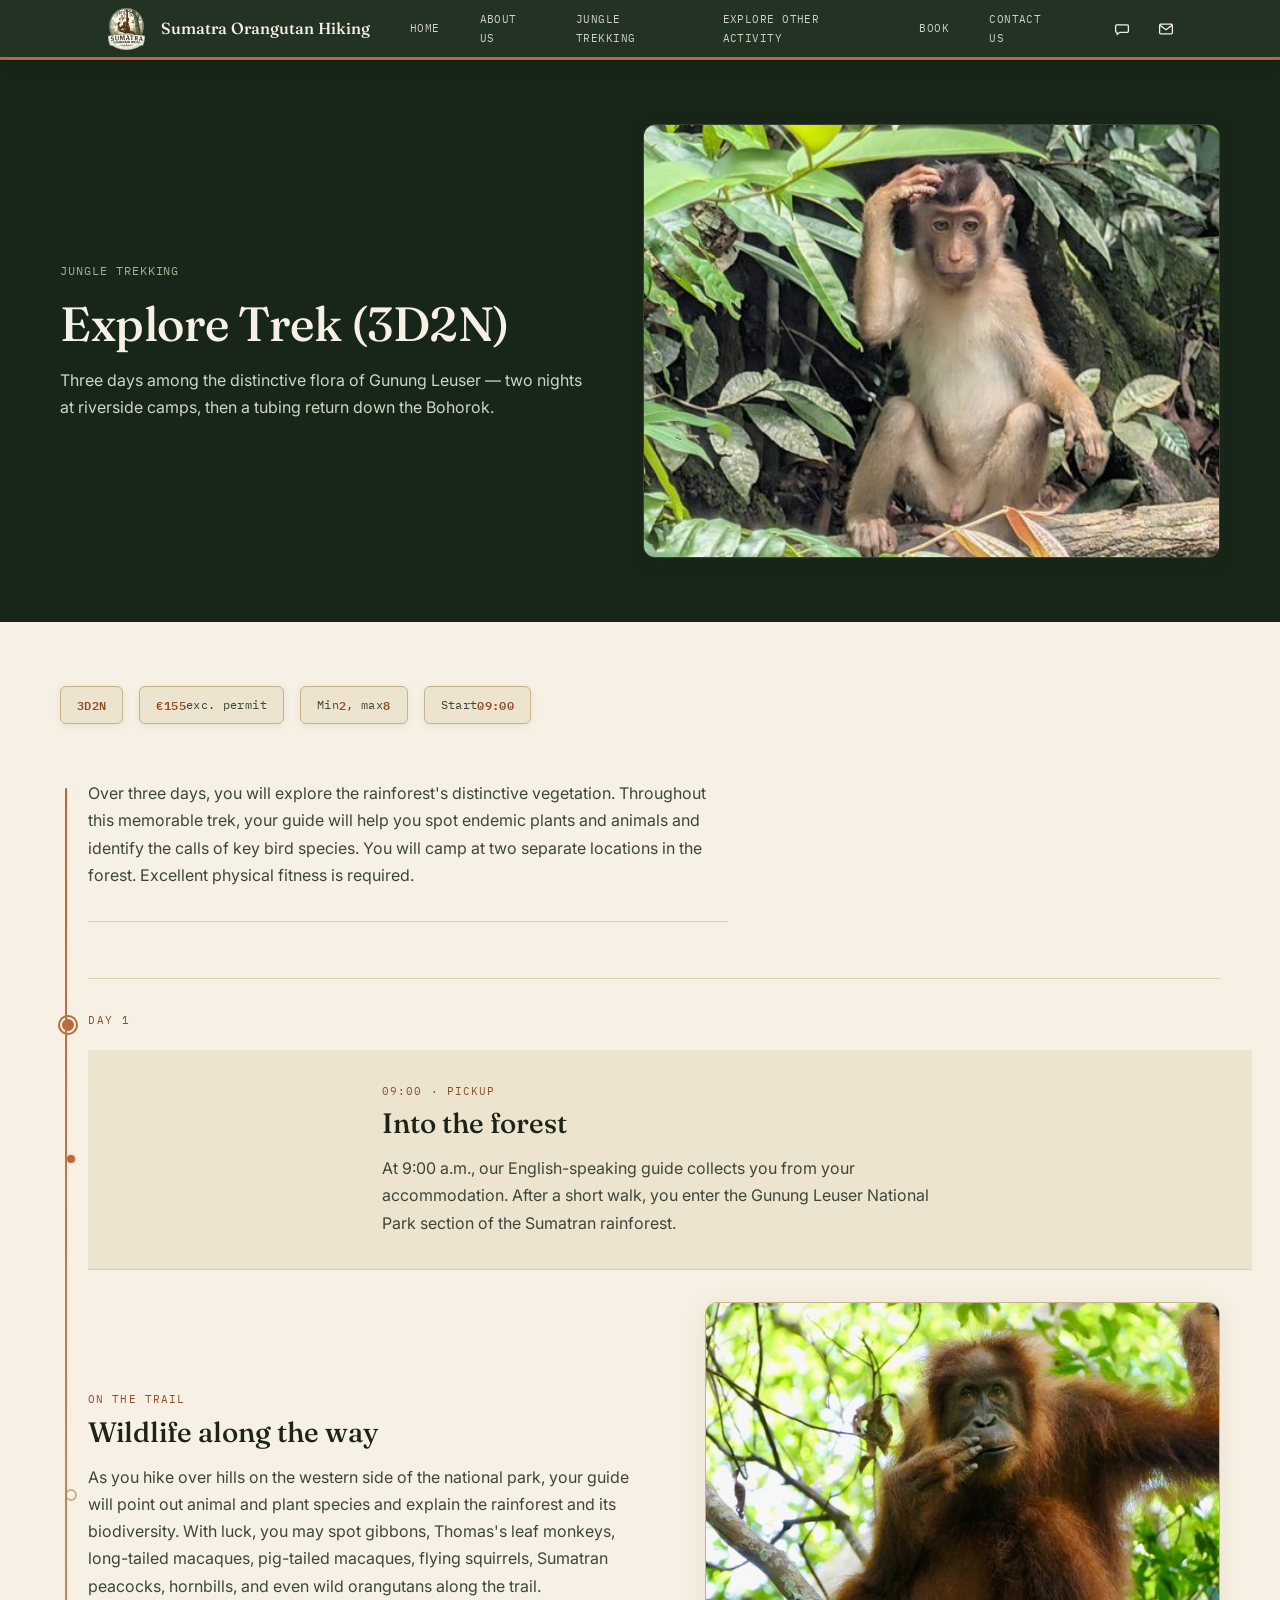
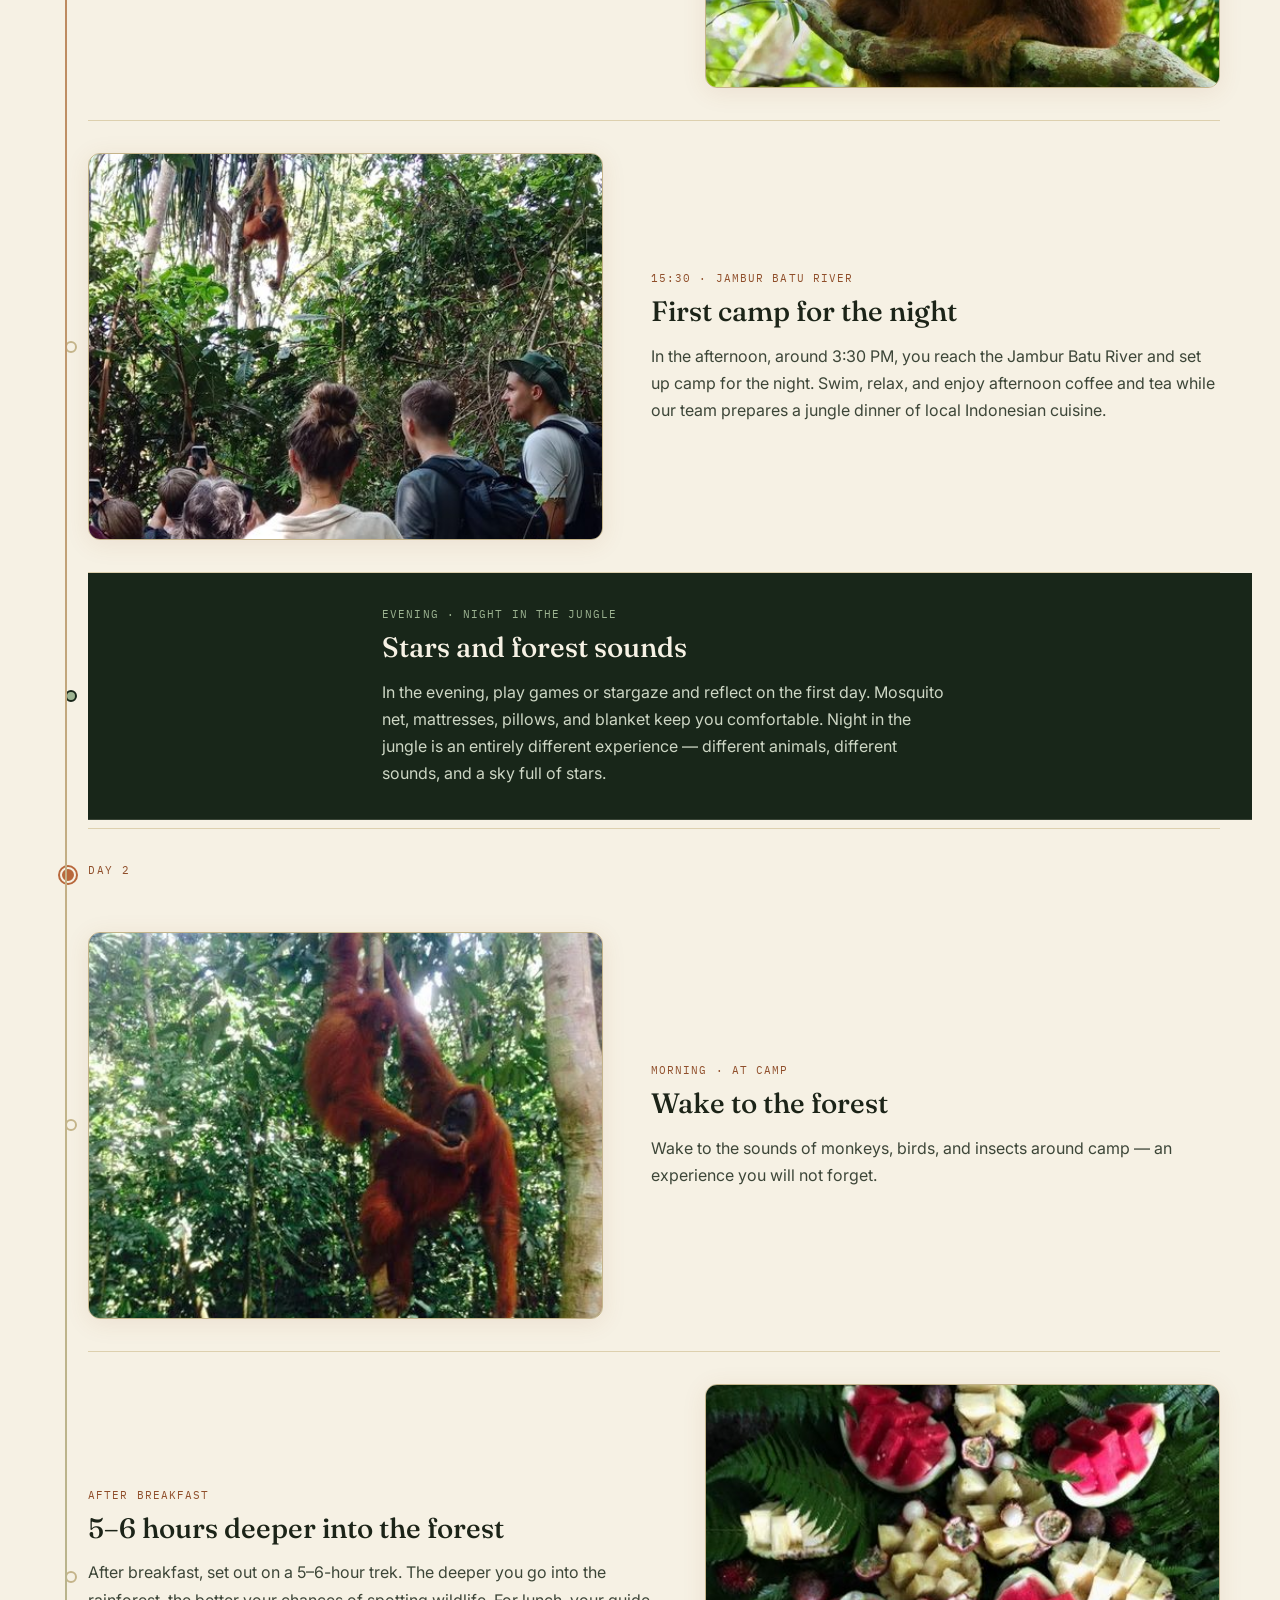
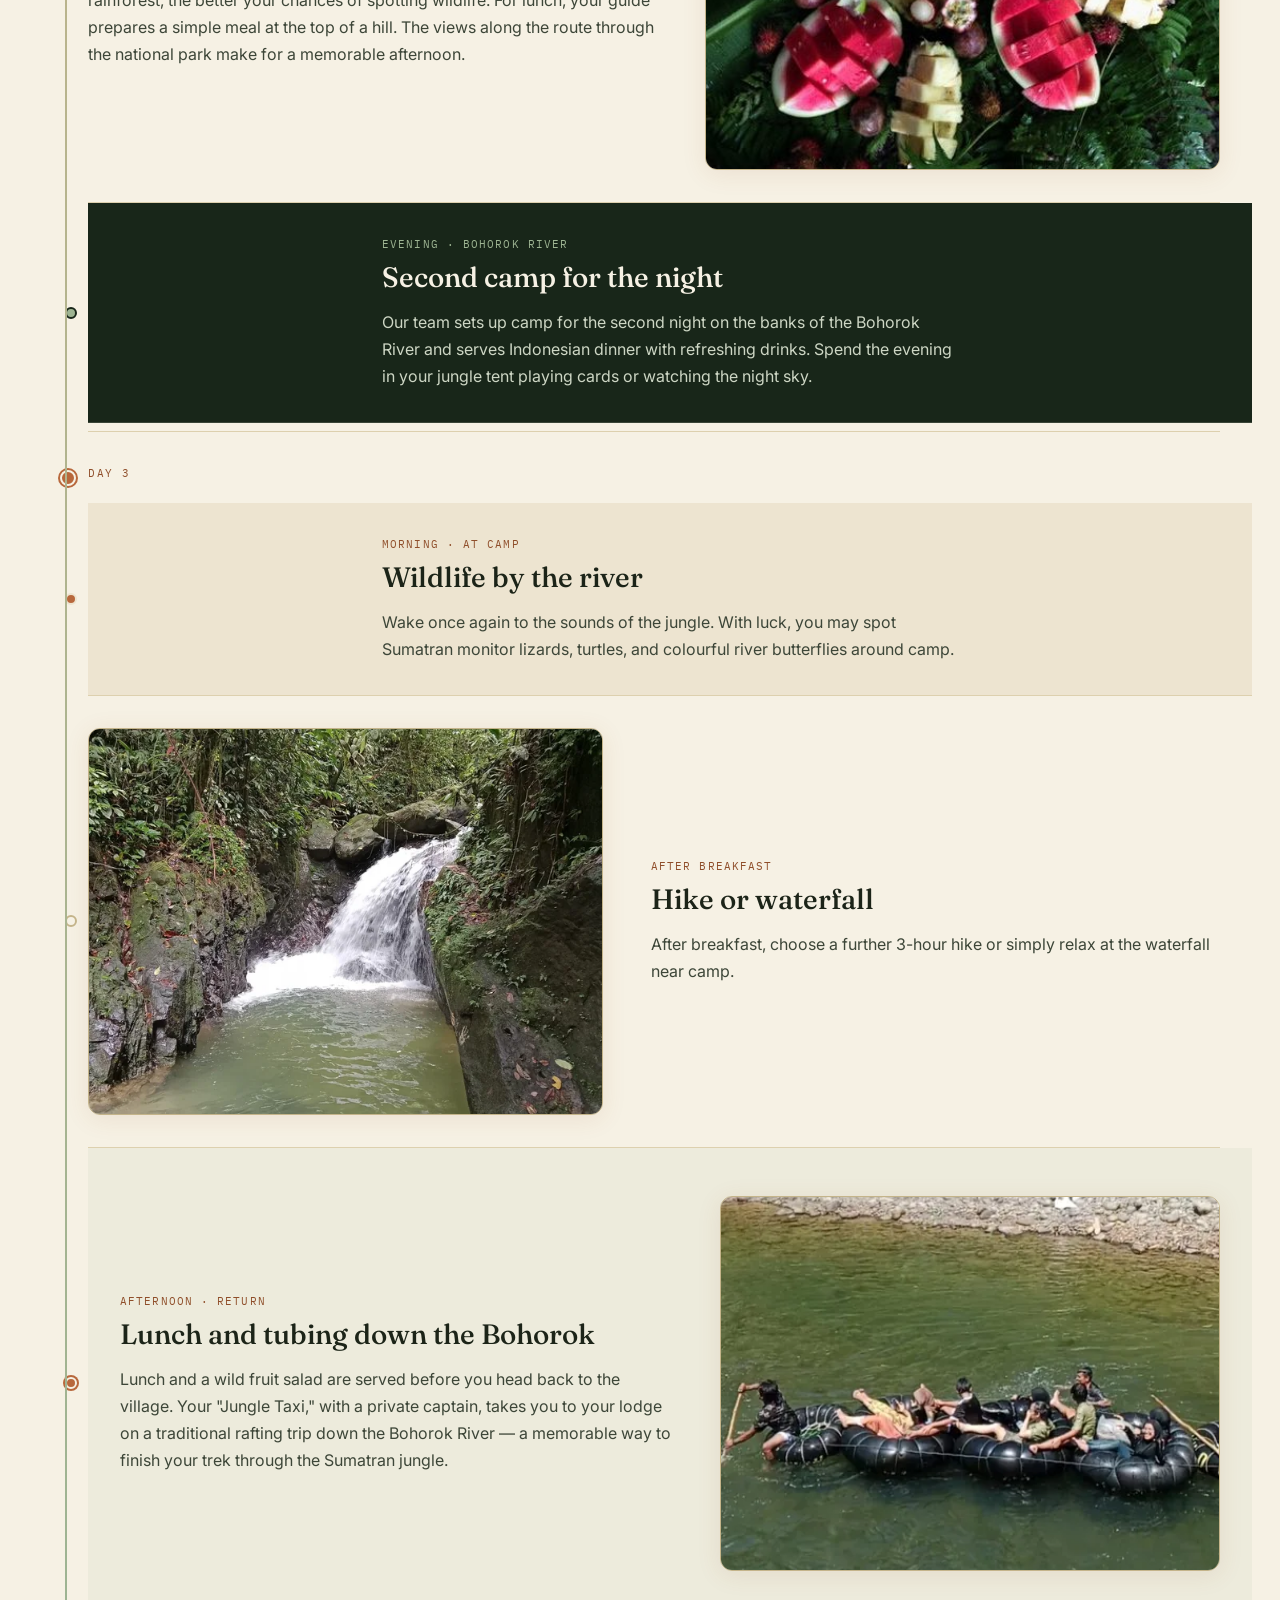
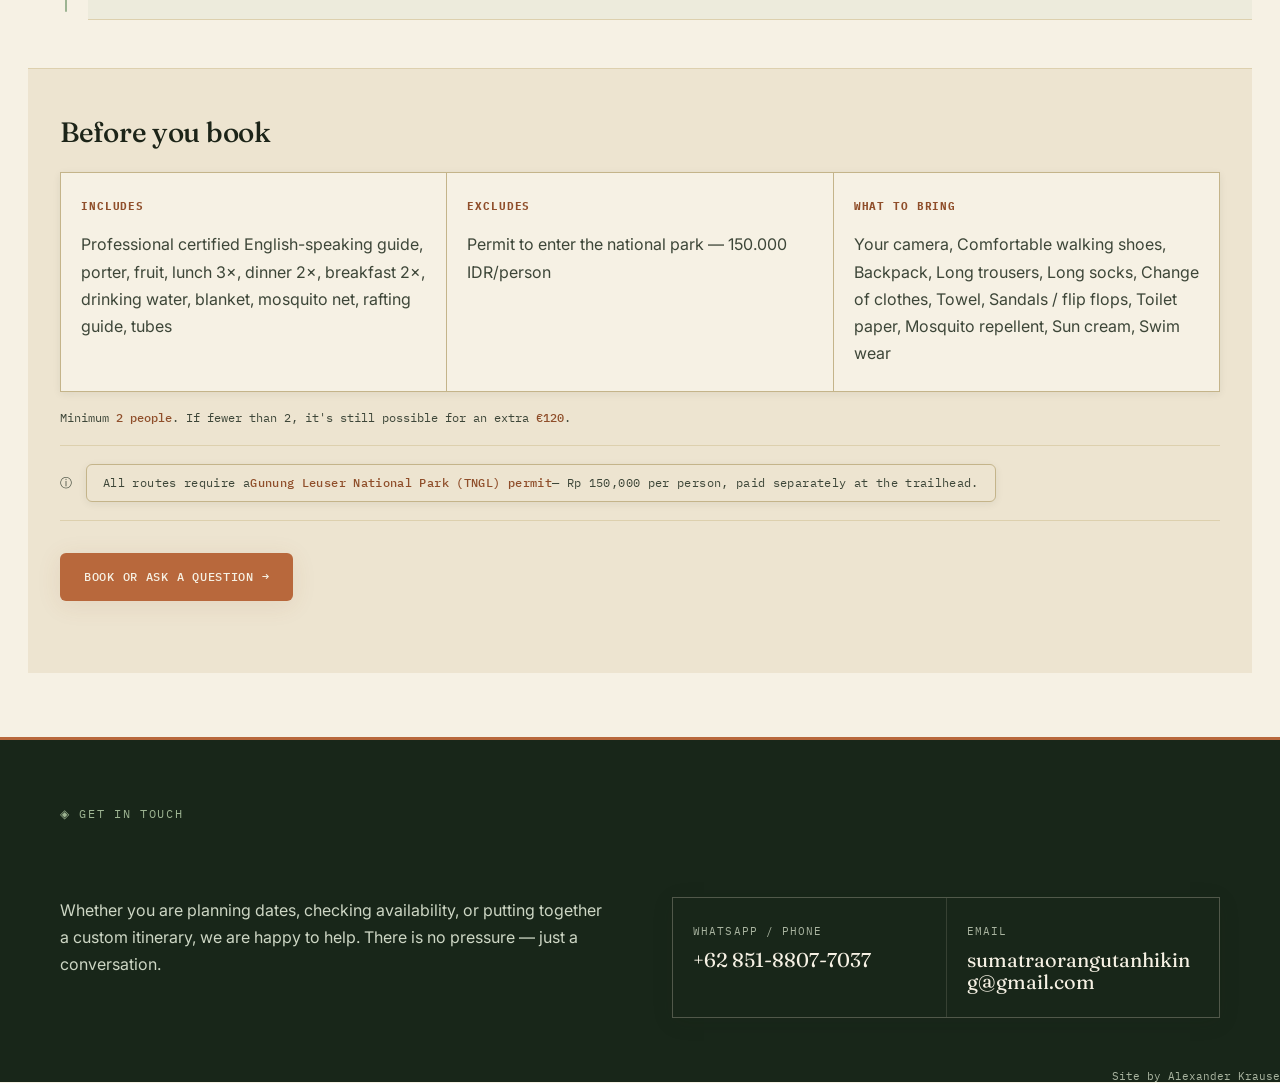
<file: explore-trek.html>
<!DOCTYPE html>
<html lang="en">
<head>
<meta charset="UTF-8">
<meta name="viewport" content="width=device-width, initial-scale=1">
<title>Explore Trek (3D2N) — Sumatra Orangutan Hiking</title>
<link rel="stylesheet" href="css/site.css">
<link rel="stylesheet" href="css/page.css">
<link rel="stylesheet" href="css/trek-detail.css">
<link rel="stylesheet" href="css/experience-timeline.css">
</head>
<body>

<header class="site-nav">
  <div class="site-nav__inner">
    <a class="site-nav__brand" href="index.html"><picture><source type="image/webp" srcset="images/brand/logo.webp"><img class="site-nav__logo" src="images/brand/logo.png" alt=""></picture><span class="site-nav__brand-text"><span class="site-nav__brand-text--long">Sumatra Orangutan Hiking</span><span class="site-nav__brand-text--short" aria-hidden="true">Sumatra Hiking</span></span></a>
    <button class="site-nav__toggle" type="button" aria-expanded="false" aria-controls="site-menu" aria-label="Open menu">
      <svg width="18" height="14" viewBox="0 0 18 14" aria-hidden="true">
        <rect y="0" width="18" height="1.7" rx="1" fill="currentColor"/>
        <rect y="6.15" width="18" height="1.7" rx="1" fill="currentColor"/>
        <rect y="12.3" width="18" height="1.7" rx="1" fill="currentColor"/>
      </svg>
    </button>
    <div class="site-nav__contact">
      <a class="site-nav__contact-link" href="https://wa.me/6285188077037" aria-label="WhatsApp, +62 851-8807-7037">
        <svg width="18" height="18" viewBox="0 0 24 24" aria-hidden="true" fill="none" stroke="currentColor" stroke-width="1.7" stroke-linejoin="round">
          <path d="M5 6.5h14a1.5 1.5 0 0 1 1.5 1.5v7a1.5 1.5 0 0 1-1.5 1.5H9l-3.5 3v-3H5A1.5 1.5 0 0 1 3.5 15V8A1.5 1.5 0 0 1 5 6.5z"/>
        </svg>
      </a>
      <a class="site-nav__contact-link" href="mailto:sumatraorangutanhiking@gmail.com" aria-label="Email sumatraorangutanhiking@gmail.com">
        <svg width="18" height="18" viewBox="0 0 24 24" aria-hidden="true" fill="none" stroke="currentColor" stroke-width="1.7" stroke-linejoin="round">
          <rect x="3.5" y="5.5" width="17" height="13" rx="1.5"/>
          <path d="M4 7l8 6 8-6"/>
        </svg>
      </a>
    </div>
    <ul class="site-nav__menu" id="site-menu">
      <li class="site-nav__item"><a class="site-nav__link" href="index.html">Home</a></li>
      <li class="site-nav__item"><a class="site-nav__link" href="about.html">About us</a></li>
      <li class="site-nav__item">
        <a class="site-nav__link" href="index.html#treks">Jungle Trekking</a>
        <ul class="site-nav__submenu">
          <li><a class="site-nav__link" href="easy-trek.html">Easy Trek (4 Hour)</a></li>
          <li><a class="site-nav__link" href="relax-trek.html">Relax Trek (1 Day)</a></li>
          <li><a class="site-nav__link" href="orangutan-trek.html">Orangutan Trek (2D1N)</a></li>
          <li><a class="site-nav__link" href="explore-trek.html" aria-current="page">Explore Trek (3D2N)</a></li>
          <li><a class="site-nav__link" href="adventure-trek.html">Adventure Trek (4D3N)</a></li>
          <li><a class="site-nav__link" href="adventure-long-trek.html">Adventure Long Trek (5D4N)</a></li>
        </ul>
      </li>
      <li class="site-nav__item">
        <a class="site-nav__link" href="explore-activity.html">Explore other activity</a>
        <ul class="site-nav__submenu">
          <li><a class="site-nav__link" href="bat-cave.html">Bat Cave</a></li>
          <li><a class="site-nav__link" href="village-tour.html">Village Tour</a></li>
        </ul>
      </li>
      <li class="site-nav__item"><a class="site-nav__link" href="book.html">Book</a></li>
      <li class="site-nav__item"><a class="site-nav__link" href="contact.html">Contact us</a></li>
    </ul>
  </div>
</header>

<div class="trek-hero trek-hero--balanced">
  <div class="trek-hero__inner">
    <div class="trek-hero__text">
      <p class="trek-hero__subtitle">Jungle Trekking</p>
      <h1>Explore Trek (3D2N)</h1>
      <p class="trek-hero__intro">Three days among the distinctive flora of Gunung Leuser — two nights at riverside camps, then a tubing return down the Bohorok.</p>
    </div>
    <div class="trek-hero__image">
      <picture>
  <source type="image/webp" srcset="images/3 day trek/IMG-20260522-WA0118.webp">
  <img src="images/3 day trek/IMG-20260522-WA0118.jpg" alt="Pig-tailed macaque in the Gunung Leuser rainforest">
</picture>
    </div>
  </div>
</div>

<div class="page-body">
  <div class="wrap">
    <div class="fact-strip">
      <span class="meta-chip"><b>3D2N</b></span>
      <span class="meta-chip"><b>€155</b> exc. permit</span>
      <span class="meta-chip">Min <b>2</b>, max <b>8</b></span>
      <span class="meta-chip">Start <b>09:00</b></span>
    </div>

    <div class="experience-timeline">
      <p class="timeline-intro">Over three days, you will explore the rainforest's distinctive vegetation. Throughout this memorable trek, your guide will help you spot endemic plants and animals and identify the calls of key bird species. You will camp at two separate locations in the forest. Excellent physical fitness is required.</p>

      <p class="timeline-day-marker">Day 1</p>

      <article class="timeline-beat timeline-beat--text-only">
        <div class="timeline-beat__content">
          <p class="timeline-beat__time">09:00 · Pickup</p>
          <h3 class="timeline-beat__title">Into the forest</h3>
          <div class="timeline-beat__body">
            <p>At 9:00 a.m., our English-speaking guide collects you from your accommodation. After a short walk, you enter the Gunung Leuser National Park section of the Sumatran rainforest.</p>
          </div>
        </div>
      </article>

      <article class="timeline-beat">
        <div class="timeline-beat__content">
          <p class="timeline-beat__time">On the trail</p>
          <h3 class="timeline-beat__title">Wildlife along the way</h3>
          <div class="timeline-beat__body">
            <p>As you hike over hills on the western side of the national park, your guide will point out animal and plant species and explain the rainforest and its biodiversity. With luck, you may spot gibbons, Thomas's leaf monkeys, long-tailed macaques, pig-tailed macaques, flying squirrels, Sumatran peacocks, hornbills, and even wild orangutans along the trail.</p>
          </div>
        </div>
        <div class="timeline-beat__media">
          <picture>
  <source type="image/webp" srcset="images/2 day trek/IMG-20260524-WA0014-1.webp">
  <img src="images/2 day trek/IMG-20260524-WA0014-1.jpg" alt="Wildlife along the jungle trail">
</picture>
        </div>
      </article>

      <article class="timeline-beat timeline-beat--reverse">
        <div class="timeline-beat__content">
          <p class="timeline-beat__time">15:30 · Jambur Batu River</p>
          <h3 class="timeline-beat__title">First camp for the night</h3>
          <div class="timeline-beat__body">
            <p>In the afternoon, around 3:30 PM, you reach the Jambur Batu River and set up camp for the night. Swim, relax, and enjoy afternoon coffee and tea while our team prepares a jungle dinner of local Indonesian cuisine.</p>
          </div>
        </div>
        <div class="timeline-beat__media">
          <picture>
  <source type="image/webp" srcset="images/3 day trek/IMG-20260515-WA0022.webp">
  <img src="images/3 day trek/IMG-20260515-WA0022.jpg" alt="Jungle trail through Gunung Leuser National Park">
</picture>
        </div>
      </article>

      <article class="timeline-beat timeline-beat--text-only timeline-beat--night">
        <div class="timeline-beat__content">
          <p class="timeline-beat__time">Evening · Night in the jungle</p>
          <h3 class="timeline-beat__title">Stars and forest sounds</h3>
          <div class="timeline-beat__body">
            <p>In the evening, play games or stargaze and reflect on the first day. Mosquito net, mattresses, pillows, and blanket keep you comfortable. Night in the jungle is an entirely different experience — different animals, different sounds, and a sky full of stars.</p>
          </div>
        </div>
      </article>

      <p class="timeline-day-marker">Day 2</p>

      <article class="timeline-beat timeline-beat--reverse">
        <div class="timeline-beat__content">
          <p class="timeline-beat__time">Morning · At camp</p>
          <h3 class="timeline-beat__title">Wake to the forest</h3>
          <div class="timeline-beat__body">
            <p>Wake to the sounds of monkeys, birds, and insects around camp — an experience you will not forget.</p>
          </div>
        </div>
        <div class="timeline-beat__media">
          <picture>
  <source type="image/webp" srcset="images/3 day trek/IMG-20260517-WA0010.webp">
  <img src="images/3 day trek/IMG-20260517-WA0010.jpg" alt="Morning at a jungle camp in Gunung Leuser">
</picture>
        </div>
      </article>

      <article class="timeline-beat">
        <div class="timeline-beat__content">
          <p class="timeline-beat__time">After breakfast</p>
          <h3 class="timeline-beat__title">5–6 hours deeper into the forest</h3>
          <div class="timeline-beat__body">
            <p>After breakfast, set out on a 5–6-hour trek. The deeper you go into the rainforest, the better your chances of spotting wildlife. For lunch, your guide prepares a simple meal at the top of a hill. The views along the route through the national park make for a memorable afternoon.</p>
          </div>
        </div>
        <div class="timeline-beat__media">
          <picture>
  <source type="image/webp" srcset="images/3 day trek/IMG_20260516_152023-1.webp">
  <img src="images/3 day trek/IMG_20260516_152023-1.jpg" alt="Jungle trail through Gunung Leuser National Park">
</picture>
        </div>
      </article>

      <article class="timeline-beat timeline-beat--text-only timeline-beat--night">
        <div class="timeline-beat__content">
          <p class="timeline-beat__time">Evening · Bohorok River</p>
          <h3 class="timeline-beat__title">Second camp for the night</h3>
          <div class="timeline-beat__body">
            <p>Our team sets up camp for the second night on the banks of the Bohorok River and serves Indonesian dinner with refreshing drinks. Spend the evening in your jungle tent playing cards or watching the night sky.</p>
          </div>
        </div>
      </article>

      <p class="timeline-day-marker">Day 3</p>

      <article class="timeline-beat timeline-beat--text-only">
        <div class="timeline-beat__content">
          <p class="timeline-beat__time">Morning · At camp</p>
          <h3 class="timeline-beat__title">Wildlife by the river</h3>
          <div class="timeline-beat__body">
            <p>Wake once again to the sounds of the jungle. With luck, you may spot Sumatran monitor lizards, turtles, and colourful river butterflies around camp.</p>
          </div>
        </div>
      </article>

      <article class="timeline-beat timeline-beat--reverse">
        <div class="timeline-beat__content">
          <p class="timeline-beat__time">After breakfast</p>
          <h3 class="timeline-beat__title">Hike or waterfall</h3>
          <div class="timeline-beat__body">
            <p>After breakfast, choose a further 3-hour hike or simply relax at the waterfall near camp.</p>
          </div>
        </div>
        <div class="timeline-beat__media">
          <picture>
  <source type="image/webp" srcset="images/additional/IMG-20260610-WA0153-1536x1152.webp">
  <img src="images/additional/IMG-20260610-WA0153-1536x1152.jpg" alt="Waterfall in the Sumatran jungle">
</picture>
        </div>
      </article>

      <article class="timeline-beat timeline-beat--emphasis">
        <div class="timeline-beat__content">
          <p class="timeline-beat__time">Afternoon · Return</p>
          <h3 class="timeline-beat__title">Lunch and tubing down the Bohorok</h3>
          <div class="timeline-beat__body">
            <p>Lunch and a wild fruit salad are served before you head back to the village. Your "Jungle Taxi," with a private captain, takes you to your lodge on a traditional rafting trip down the Bohorok River — a memorable way to finish your trek through the Sumatran jungle.</p>
          </div>
        </div>
        <div class="timeline-beat__media">
          <picture>
  <source type="image/webp" srcset="images/additional/IMG-20260515-WA0023-e1780767474571.webp">
  <img src="images/additional/IMG-20260515-WA0023-e1780767474571.jpg" alt="Traditional tube rafting on the Bohorok River">
</picture>
        </div>
      </article>
    </div>

    <div class="booking-section">
      <h2 class="booking-section__heading">Before you book</h2>
      <div class="includes-grid">
        <div class="includes-cell">
          <h3>Includes</h3>
          <p>Professional certified English-speaking guide, porter, fruit, lunch 3&times;, dinner 2&times;, breakfast 2&times;, drinking water, blanket, mosquito net, rafting guide, tubes</p>
        </div>
        <div class="includes-cell">
          <h3>Excludes</h3>
          <p>Permit to enter the national park — 150.000 IDR/person</p>
        </div>
        <div class="includes-cell">
          <h3>What to bring</h3>
          <p>Your camera, Comfortable walking shoes, Backpack, Long trousers, Long socks, Change of clothes, Towel, Sandals / flip flops, Toilet paper, Mosquito repellent, Sun cream, Swim wear</p>
        </div>
      </div>
      <p class="group-note">Minimum <b>2 people</b>. If fewer than 2, it's still possible for an extra <b>€120</b>.</p>
      <div class="permit-strip">
        <span>&#9432;</span>
        <span class="meta-chip">All routes require a <b>Gunung Leuser National Park (TNGL) permit</b> — Rp 150,000 per person, paid separately at the trailhead.</span>
      </div>
      <div class="cta-strip">
        <a class="btn-primary" href="book.html?trek=explore">Book or ask a question &rarr;</a>
      </div>
    </div>
  </div>
</div>

<section class="contact" id="contact">
  <div class="wrap">
    <p class="eyebrow">Get in touch</p>
    <p class="contact__intro">Whether you are planning dates, checking availability, or putting together a custom itinerary, we are happy to help. There is no pressure — just a conversation.</p>
    <div class="contact__grid">
      <div class="contact__cell">
        <p class="contact__label">WhatsApp / Phone</p>
        <p class="contact__value"><a href="https://wa.me/6285188077037">+62 851-8807-7037</a></p>
      </div>
      <div class="contact__cell">
        <p class="contact__label">Email</p>
        <p class="contact__value"><a href="mailto:sumatraorangutanhiking@gmail.com">sumatraorangutanhiking@gmail.com</a></p>
      </div>
    </div>
    <p class="contact__credit">Site by <a href="https://alexanderjirokrause.com">Alexander Krause</a></p>
  </div>
</section>


<script src="js/nav.js"></script>
</body>
</html>
</file>
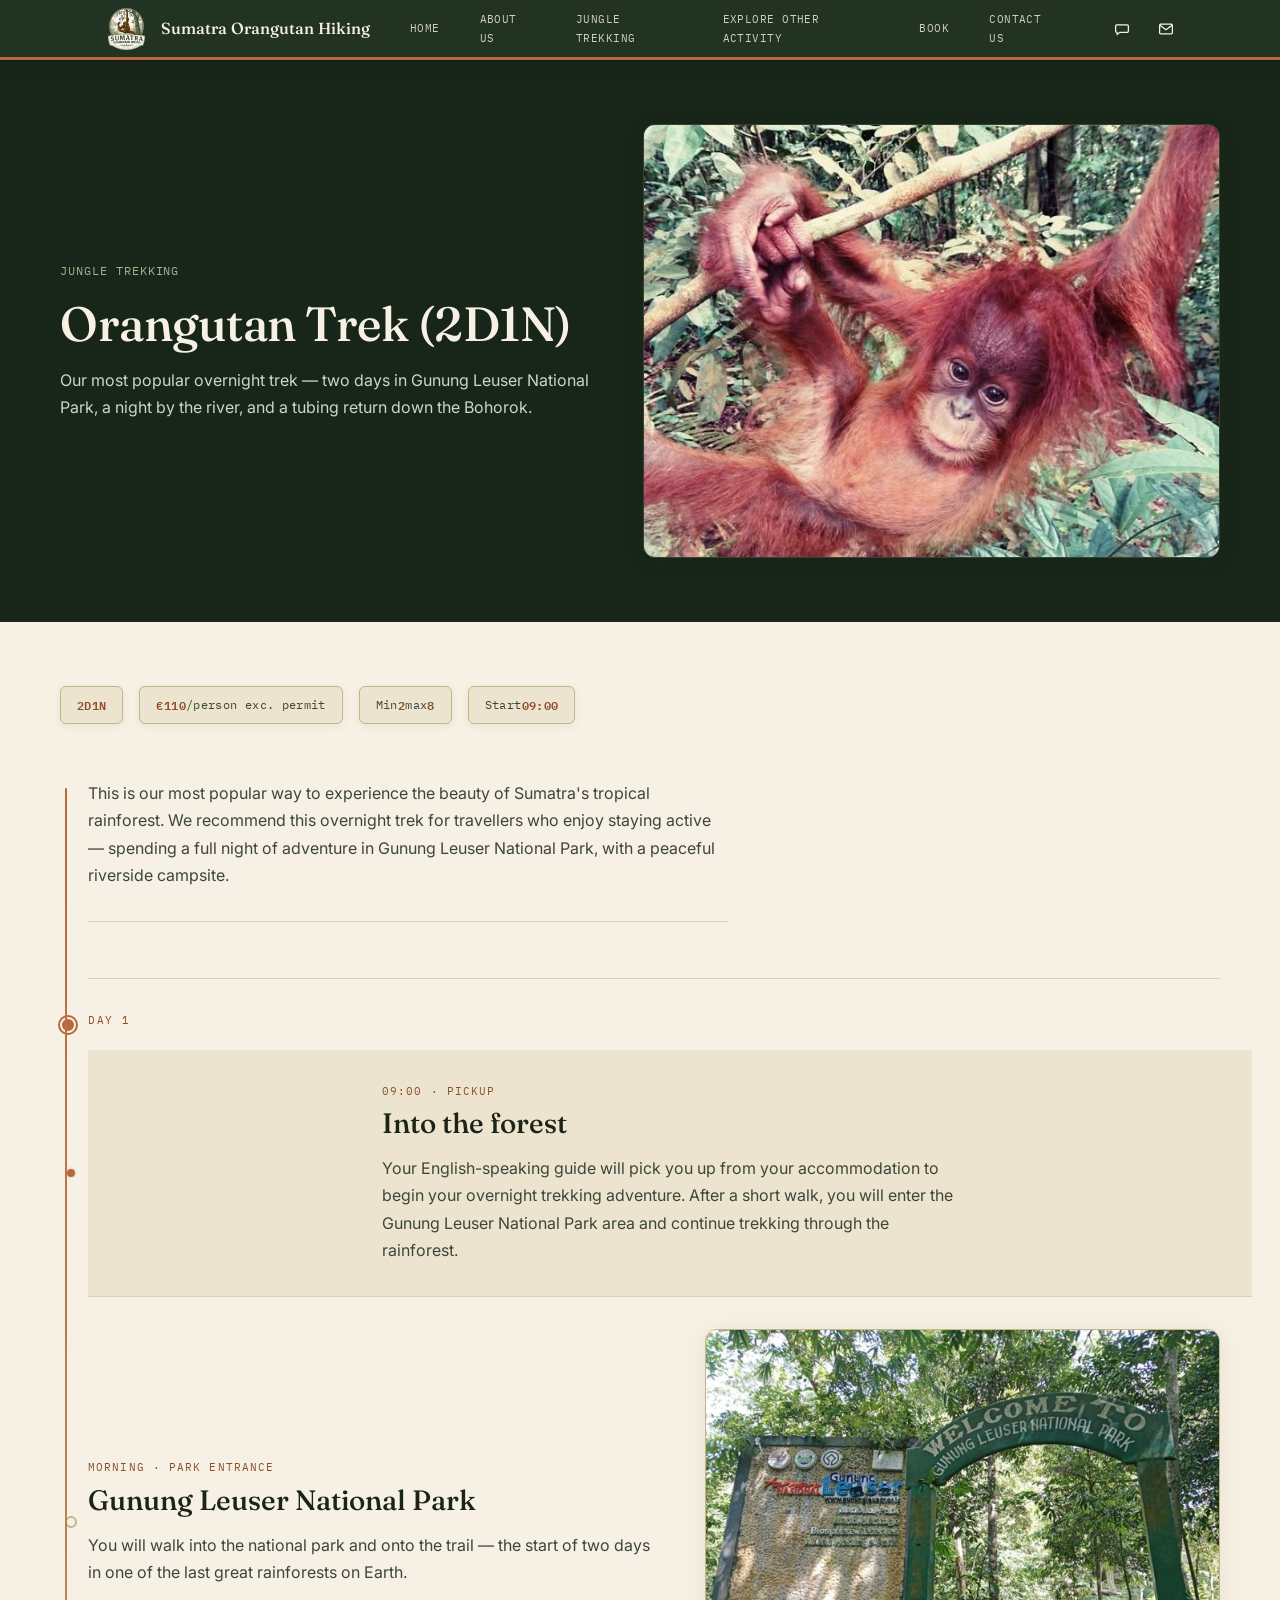
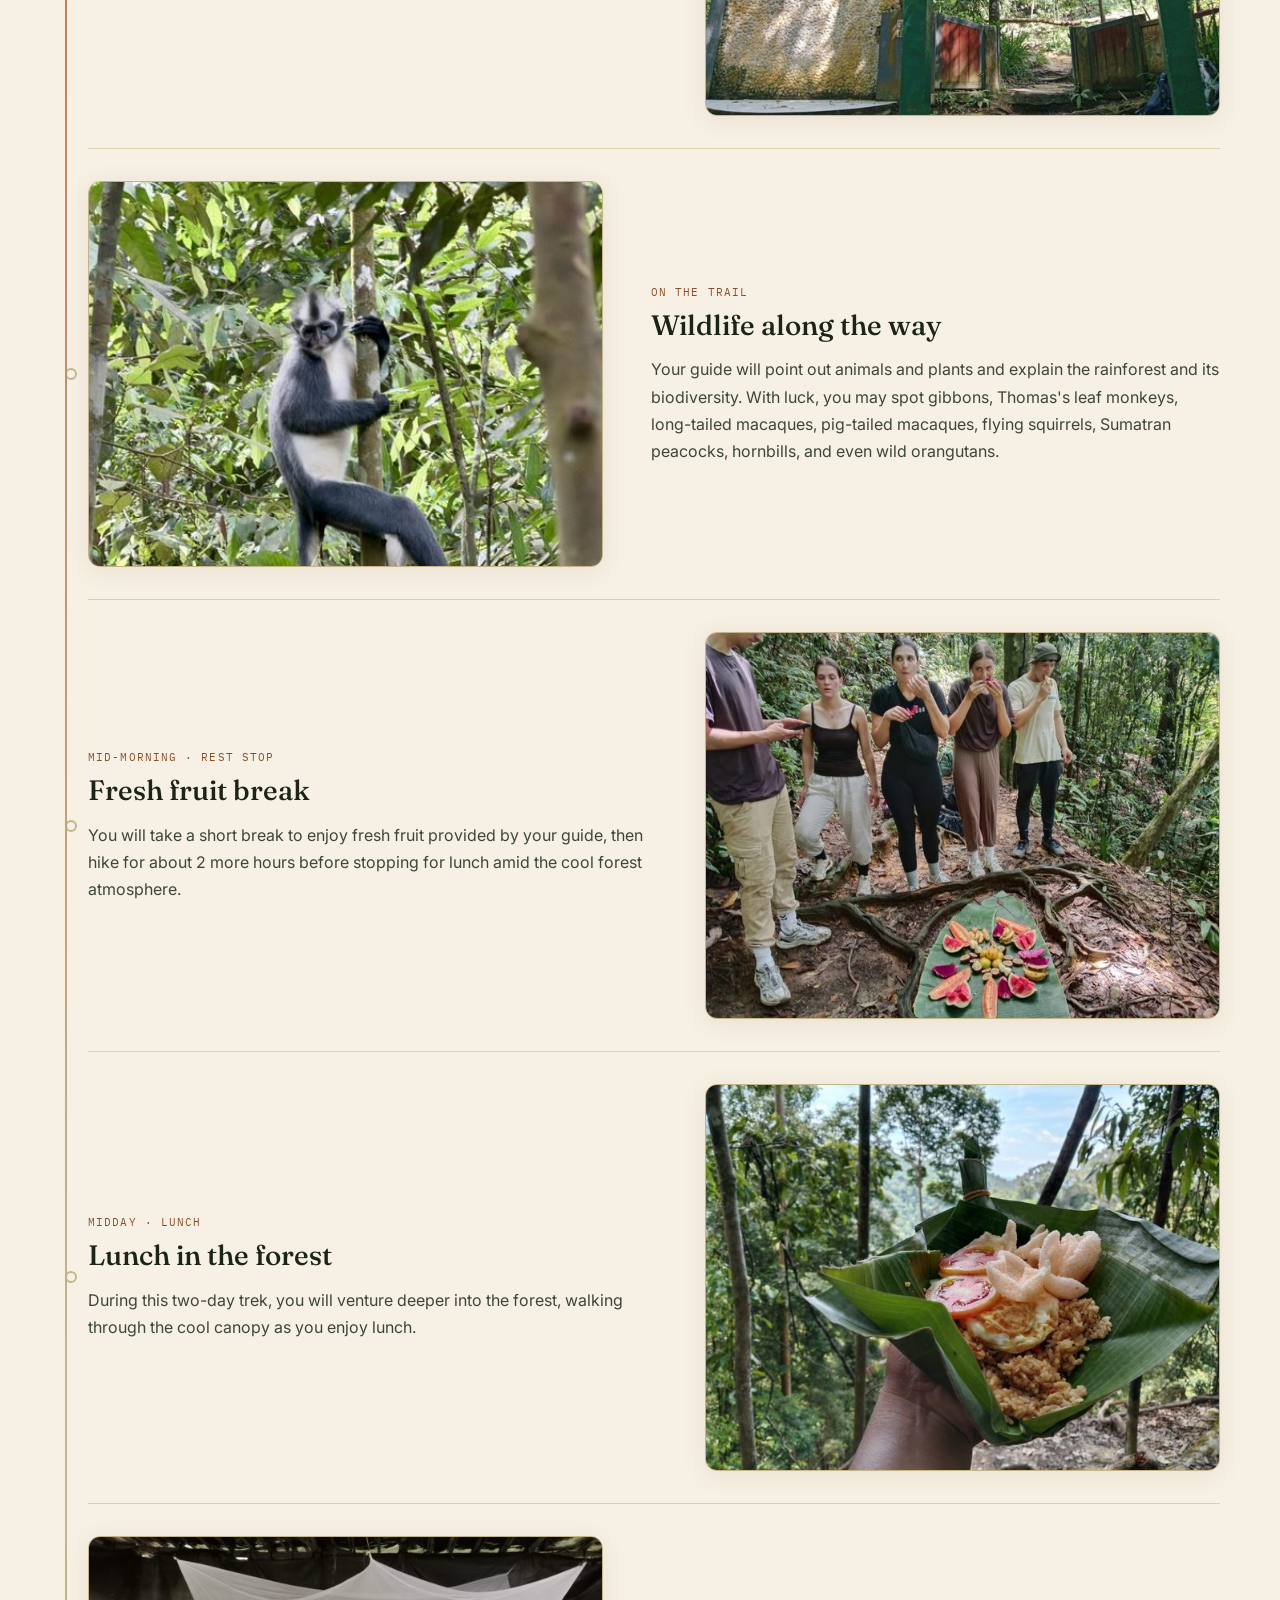
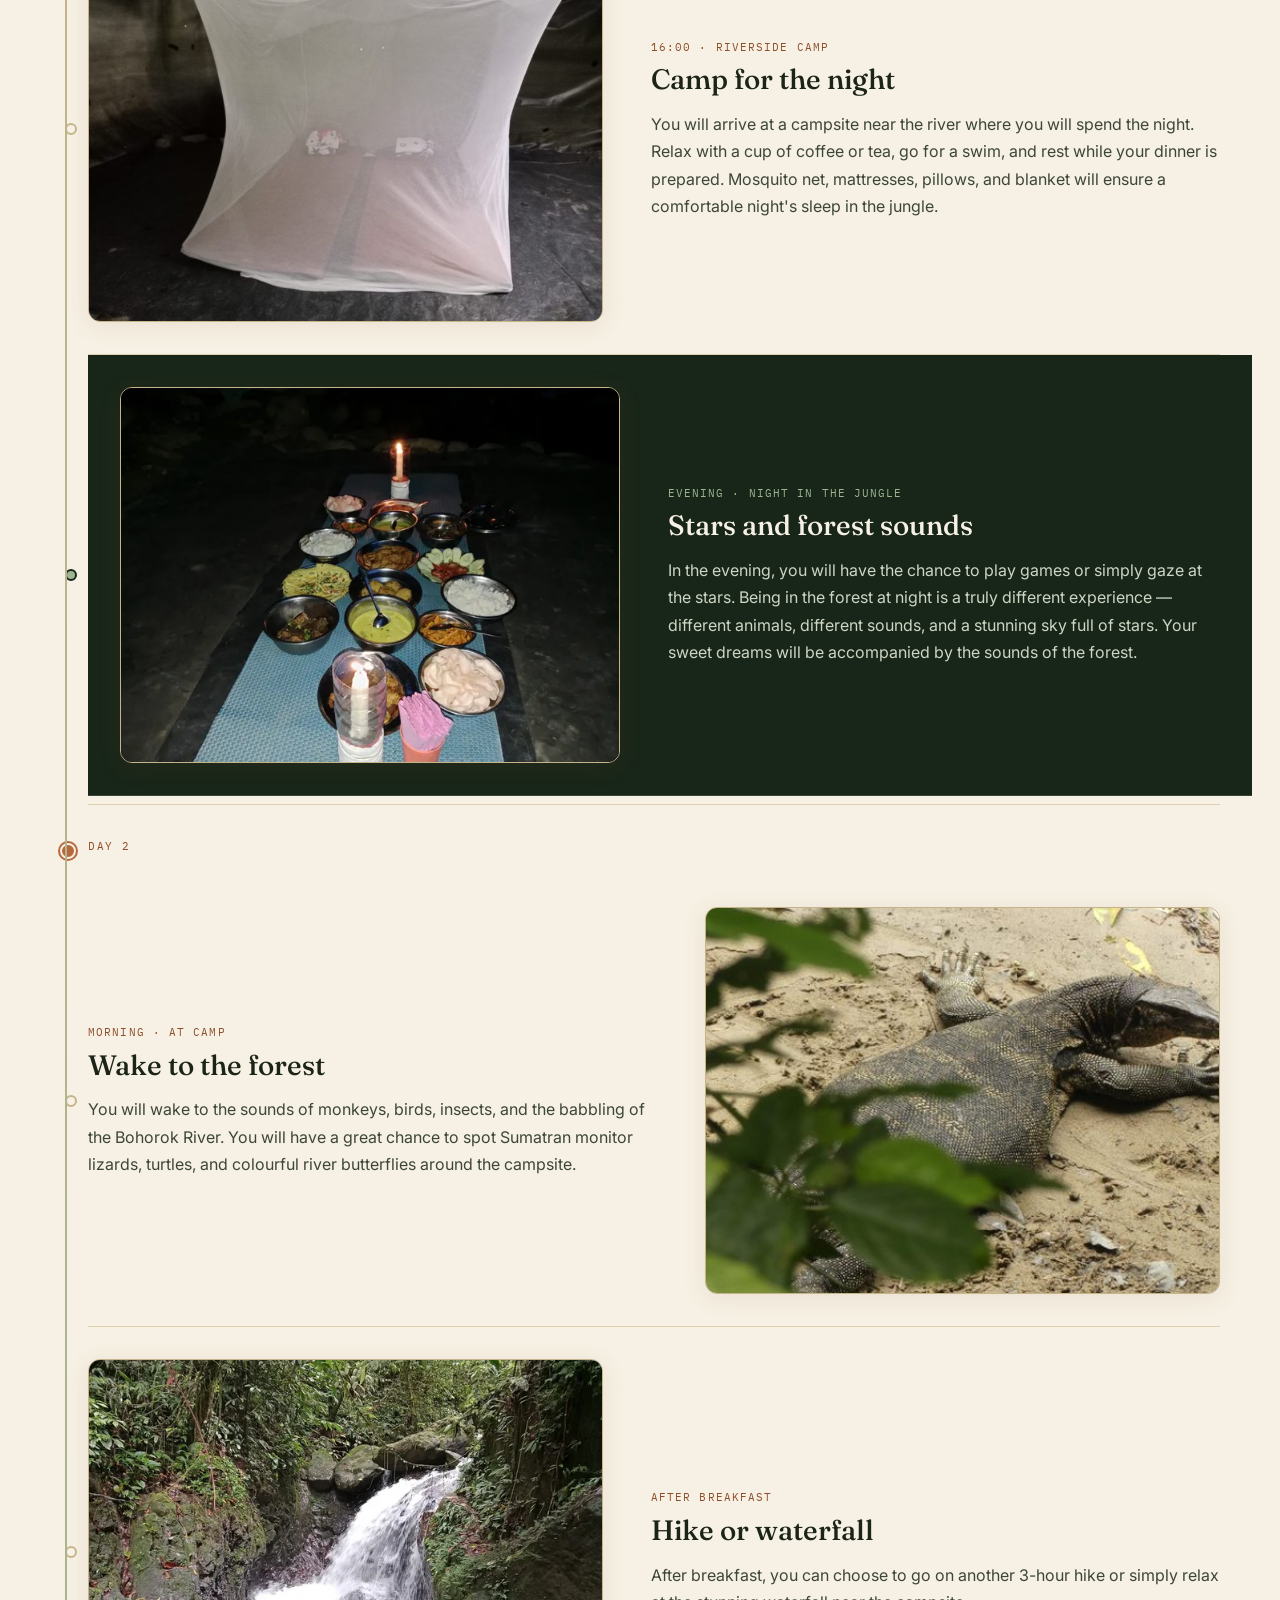
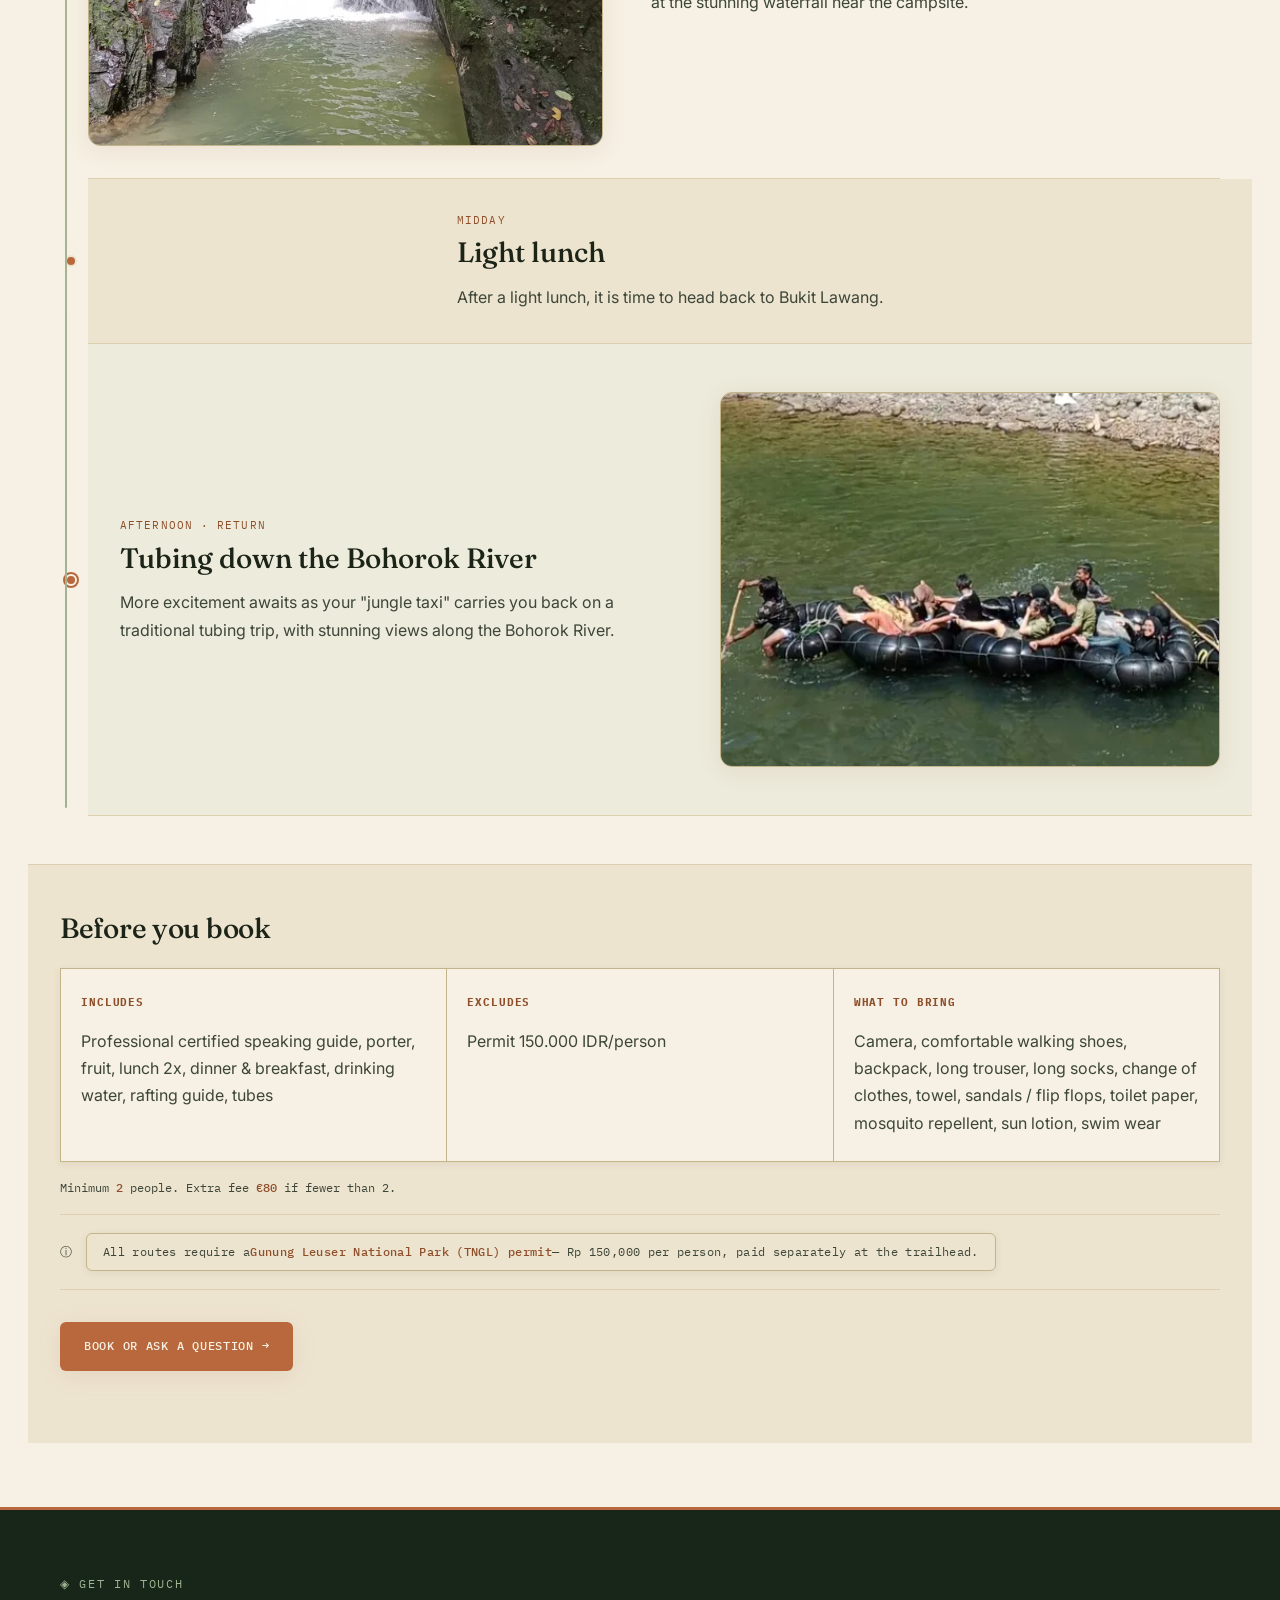
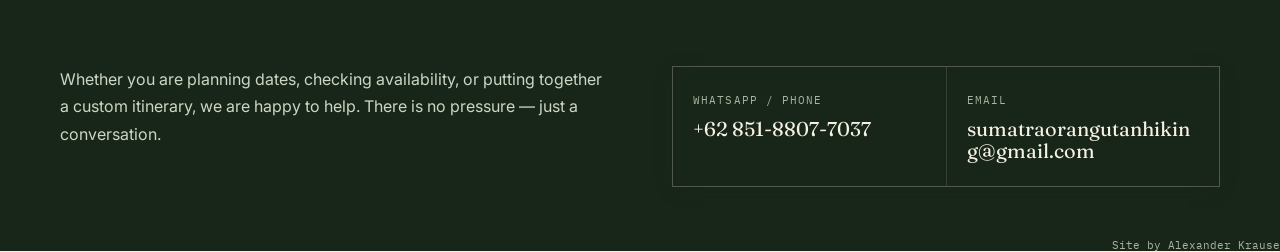
<file: orangutan-trek.html>
<!DOCTYPE html>
<html lang="en">
<head>
<meta charset="UTF-8">
<meta name="viewport" content="width=device-width, initial-scale=1">
<title>Orangutan Trek (2D1N) — Sumatra Orangutan Hiking</title>
<link rel="stylesheet" href="css/site.css">
<link rel="stylesheet" href="css/page.css">
<link rel="stylesheet" href="css/trek-detail.css">
<link rel="stylesheet" href="css/experience-timeline.css">
</head>
<body>

<header class="site-nav">
  <div class="site-nav__inner">
    <a class="site-nav__brand" href="index.html"><picture><source type="image/webp" srcset="images/brand/logo.webp"><img class="site-nav__logo" src="images/brand/logo.png" alt=""></picture><span class="site-nav__brand-text"><span class="site-nav__brand-text--long">Sumatra Orangutan Hiking</span><span class="site-nav__brand-text--short" aria-hidden="true">Sumatra Hiking</span></span></a>
    <button class="site-nav__toggle" type="button" aria-expanded="false" aria-controls="site-menu" aria-label="Open menu">
      <svg width="18" height="14" viewBox="0 0 18 14" aria-hidden="true">
        <rect y="0" width="18" height="1.7" rx="1" fill="currentColor"/>
        <rect y="6.15" width="18" height="1.7" rx="1" fill="currentColor"/>
        <rect y="12.3" width="18" height="1.7" rx="1" fill="currentColor"/>
      </svg>
    </button>
    <div class="site-nav__contact">
      <a class="site-nav__contact-link" href="https://wa.me/6285188077037" aria-label="WhatsApp, +62 851-8807-7037">
        <svg width="18" height="18" viewBox="0 0 24 24" aria-hidden="true" fill="none" stroke="currentColor" stroke-width="1.7" stroke-linejoin="round">
          <path d="M5 6.5h14a1.5 1.5 0 0 1 1.5 1.5v7a1.5 1.5 0 0 1-1.5 1.5H9l-3.5 3v-3H5A1.5 1.5 0 0 1 3.5 15V8A1.5 1.5 0 0 1 5 6.5z"/>
        </svg>
      </a>
      <a class="site-nav__contact-link" href="mailto:sumatraorangutanhiking@gmail.com" aria-label="Email sumatraorangutanhiking@gmail.com">
        <svg width="18" height="18" viewBox="0 0 24 24" aria-hidden="true" fill="none" stroke="currentColor" stroke-width="1.7" stroke-linejoin="round">
          <rect x="3.5" y="5.5" width="17" height="13" rx="1.5"/>
          <path d="M4 7l8 6 8-6"/>
        </svg>
      </a>
    </div>
    <ul class="site-nav__menu" id="site-menu">
      <li class="site-nav__item"><a class="site-nav__link" href="index.html">Home</a></li>
      <li class="site-nav__item"><a class="site-nav__link" href="about.html">About us</a></li>
      <li class="site-nav__item">
        <a class="site-nav__link" href="index.html#treks">Jungle Trekking</a>
        <ul class="site-nav__submenu">
          <li><a class="site-nav__link" href="easy-trek.html">Easy Trek (4 Hour)</a></li>
          <li><a class="site-nav__link" href="relax-trek.html">Relax Trek (1 Day)</a></li>
          <li><a class="site-nav__link" href="orangutan-trek.html" aria-current="page">Orangutan Trek (2D1N)</a></li>
          <li><a class="site-nav__link" href="explore-trek.html">Explore Trek (3D2N)</a></li>
          <li><a class="site-nav__link" href="adventure-trek.html">Adventure Trek (4D3N)</a></li>
          <li><a class="site-nav__link" href="adventure-long-trek.html">Adventure Long Trek (5D4N)</a></li>
        </ul>
      </li>
      <li class="site-nav__item">
        <a class="site-nav__link" href="explore-activity.html">Explore other activity</a>
        <ul class="site-nav__submenu">
          <li><a class="site-nav__link" href="bat-cave.html">Bat Cave</a></li>
          <li><a class="site-nav__link" href="village-tour.html">Village Tour</a></li>
        </ul>
      </li>
      <li class="site-nav__item"><a class="site-nav__link" href="book.html">Book</a></li>
      <li class="site-nav__item"><a class="site-nav__link" href="contact.html">Contact us</a></li>
    </ul>
  </div>
</header>

<div class="trek-hero trek-hero--balanced">
  <div class="trek-hero__inner">
    <div class="trek-hero__text">
      <p class="trek-hero__subtitle">Jungle Trekking</p>
      <h1>Orangutan Trek (2D1N)</h1>
      <p class="trek-hero__intro">Our most popular overnight trek — two days in Gunung Leuser National Park, a night by the river, and a tubing return down the Bohorok.</p>
    </div>
    <div class="trek-hero__image">
      <picture>
  <source type="image/webp" srcset="images/4 day trek/IMG-20260605-WA0083.webp">
  <img src="images/4 day trek/IMG-20260605-WA0083.jpg" alt="Young orangutan hanging in the forest">
</picture>
    </div>
  </div>
</div>

<div class="page-body">
  <div class="wrap">
    <div class="fact-strip">
      <span class="meta-chip"><b>2D1N</b></span>
      <span class="meta-chip"><b>€110</b>/person exc. permit</span>
      <span class="meta-chip">Min <b>2</b> max <b>8</b></span>
      <span class="meta-chip">Start <b>09:00</b></span>
    </div>

    <div class="experience-timeline">
      <p class="timeline-intro">This is our most popular way to experience the beauty of Sumatra's tropical rainforest. We recommend this overnight trek for travellers who enjoy staying active — spending a full night of adventure in Gunung Leuser National Park, with a peaceful riverside campsite.</p>

      <p class="timeline-day-marker">Day 1</p>

      <article class="timeline-beat timeline-beat--text-only">
        <div class="timeline-beat__content">
          <p class="timeline-beat__time">09:00 · Pickup</p>
          <h3 class="timeline-beat__title">Into the forest</h3>
          <div class="timeline-beat__body">
            <p>Your English-speaking guide will pick you up from your accommodation to begin your overnight trekking adventure. After a short walk, you will enter the Gunung Leuser National Park area and continue trekking through the rainforest.</p>
          </div>
        </div>
      </article>

      <article class="timeline-beat">
        <div class="timeline-beat__content">
          <p class="timeline-beat__time">Morning · Park entrance</p>
          <h3 class="timeline-beat__title">Gunung Leuser National Park</h3>
          <div class="timeline-beat__body">
            <p>You will walk into the national park and onto the trail — the start of two days in one of the last great rainforests on Earth.</p>
          </div>
        </div>
        <div class="timeline-beat__media">
          <picture>
  <source type="image/webp" srcset="images/4 hr trek/IMG-20260516-WA0044-1536x1152.webp">
  <img src="images/4 hr trek/IMG-20260516-WA0044-1536x1152.jpg" alt="Entrance to Gunung Leuser National Park">
</picture>
        </div>
      </article>

      <article class="timeline-beat timeline-beat--reverse">
        <div class="timeline-beat__content">
          <p class="timeline-beat__time">On the trail</p>
          <h3 class="timeline-beat__title">Wildlife along the way</h3>
          <div class="timeline-beat__body">
            <p>Your guide will point out animals and plants and explain the rainforest and its biodiversity. With luck, you may spot gibbons, Thomas's leaf monkeys, long-tailed macaques, pig-tailed macaques, flying squirrels, Sumatran peacocks, hornbills, and even wild orangutans.</p>
          </div>
        </div>
        <div class="timeline-beat__media">
          <picture>
  <source type="image/webp" srcset="images/2 day trek/IMG-20251110-WA0047-1536x864.webp">
  <img src="images/2 day trek/IMG-20251110-WA0047-1536x864.jpg" alt="Thomas's leaf monkey in the rainforest">
</picture>
        </div>
      </article>

      <article class="timeline-beat">
        <div class="timeline-beat__content">
          <p class="timeline-beat__time">Mid-morning · Rest stop</p>
          <h3 class="timeline-beat__title">Fresh fruit break</h3>
          <div class="timeline-beat__body">
            <p>You will take a short break to enjoy fresh fruit provided by your guide, then hike for about 2 more hours before stopping for lunch amid the cool forest atmosphere.</p>
          </div>
        </div>
        <div class="timeline-beat__media">
          <picture>
  <source type="image/webp" srcset="images/1 day trek/IMG-20260527-WA0032-1536x1152.webp">
  <img src="images/1 day trek/IMG-20260527-WA0032-1536x1152.jpg" alt="Fresh fruit break on the trail">
</picture>
        </div>
      </article>

      <article class="timeline-beat">
        <div class="timeline-beat__content">
          <p class="timeline-beat__time">Midday · Lunch</p>
          <h3 class="timeline-beat__title">Lunch in the forest</h3>
          <div class="timeline-beat__body">
            <p>During this two-day trek, you will venture deeper into the forest, walking through the cool canopy as you enjoy lunch.</p>
          </div>
        </div>
        <div class="timeline-beat__media">
          <picture>
  <source type="image/webp" srcset="images/2 day trek/IMG-20260520-WA0085-1536x1152.webp">
  <img src="images/2 day trek/IMG-20260520-WA0085-1536x1152.jpg" alt="Lunch break in the Gunung Leuser rainforest">
</picture>
        </div>
      </article>

      <article class="timeline-beat timeline-beat--reverse">
        <div class="timeline-beat__content">
          <p class="timeline-beat__time">16:00 · Riverside camp</p>
          <h3 class="timeline-beat__title">Camp for the night</h3>
          <div class="timeline-beat__body">
            <p>You will arrive at a campsite near the river where you will spend the night. Relax with a cup of coffee or tea, go for a swim, and rest while your dinner is prepared. Mosquito net, mattresses, pillows, and blanket will ensure a comfortable night's sleep in the jungle.</p>
          </div>
        </div>
        <div class="timeline-beat__media">
          <picture>
  <source type="image/webp" srcset="images/2 day trek/IMG-20260520-WA0083-1536x1152.webp">
  <img src="images/2 day trek/IMG-20260520-WA0083-1536x1152.jpg" alt="Jungle camp with mosquito nets at the riverside">
</picture>
        </div>
      </article>

      <article class="timeline-beat timeline-beat--reverse timeline-beat--night">
        <div class="timeline-beat__content">
          <p class="timeline-beat__time">Evening · Night in the jungle</p>
          <h3 class="timeline-beat__title">Stars and forest sounds</h3>
          <div class="timeline-beat__body">
            <p>In the evening, you will have the chance to play games or simply gaze at the stars. Being in the forest at night is a truly different experience — different animals, different sounds, and a stunning sky full of stars. Your sweet dreams will be accompanied by the sounds of the forest.</p>
          </div>
        </div>
        <div class="timeline-beat__media">
          <picture>
  <source type="image/webp" srcset="images/additional/IMG-20260610-WA0168-1536x1152.webp">
  <img src="images/additional/IMG-20260610-WA0168-1536x1152.jpg" alt="Evening at a riverside jungle camp">
</picture>
        </div>
      </article>

      <p class="timeline-day-marker">Day 2</p>

      <article class="timeline-beat">
        <div class="timeline-beat__content">
          <p class="timeline-beat__time">Morning · At camp</p>
          <h3 class="timeline-beat__title">Wake to the forest</h3>
          <div class="timeline-beat__body">
            <p>You will wake to the sounds of monkeys, birds, insects, and the babbling of the Bohorok River. You will have a great chance to spot Sumatran monitor lizards, turtles, and colourful river butterflies around the campsite.</p>
          </div>
        </div>
        <div class="timeline-beat__media">
          <picture>
  <source type="image/webp" srcset="images/2 day trek/IMG-20260522-WA0119-1536x863.webp">
  <img src="images/2 day trek/IMG-20260522-WA0119-1536x863.jpg" alt="Water monitor on the riverbank">
</picture>
        </div>
      </article>

      <article class="timeline-beat timeline-beat--reverse">
        <div class="timeline-beat__content">
          <p class="timeline-beat__time">After breakfast</p>
          <h3 class="timeline-beat__title">Hike or waterfall</h3>
          <div class="timeline-beat__body">
            <p>After breakfast, you can choose to go on another 3-hour hike or simply relax at the stunning waterfall near the campsite.</p>
          </div>
        </div>
        <div class="timeline-beat__media">
          <picture>
  <source type="image/webp" srcset="images/additional/IMG-20260610-WA0153-1536x1152.webp">
  <img src="images/additional/IMG-20260610-WA0153-1536x1152.jpg" alt="Waterfall in the Sumatran jungle">
</picture>
        </div>
      </article>

      <article class="timeline-beat timeline-beat--text-only">
        <div class="timeline-beat__content">
          <p class="timeline-beat__time">Midday</p>
          <h3 class="timeline-beat__title">Light lunch</h3>
          <div class="timeline-beat__body">
            <p>After a light lunch, it is time to head back to Bukit Lawang.</p>
          </div>
        </div>
      </article>

      <article class="timeline-beat timeline-beat--emphasis">
        <div class="timeline-beat__content">
          <p class="timeline-beat__time">Afternoon · Return</p>
          <h3 class="timeline-beat__title">Tubing down the Bohorok River</h3>
          <div class="timeline-beat__body">
            <p>More excitement awaits as your "jungle taxi" carries you back on a traditional tubing trip, with stunning views along the Bohorok River.</p>
          </div>
        </div>
        <div class="timeline-beat__media">
          <picture>
  <source type="image/webp" srcset="images/additional/IMG-20260515-WA0023-e1780767474571.webp">
  <img src="images/additional/IMG-20260515-WA0023-e1780767474571.jpg" alt="Traditional tube rafting on the Bohorok River">
</picture>
        </div>
      </article>
    </div>

    <div class="booking-section">
      <h2 class="booking-section__heading">Before you book</h2>
      <div class="includes-grid">
        <div class="includes-cell">
          <h3>Includes</h3>
          <p>Professional certified speaking guide, porter, fruit, lunch 2x, dinner &amp; breakfast, drinking water, rafting guide, tubes</p>
        </div>
        <div class="includes-cell">
          <h3>Excludes</h3>
          <p>Permit 150.000 IDR/person</p>
        </div>
        <div class="includes-cell">
          <h3>What to bring</h3>
          <p>Camera, comfortable walking shoes, backpack, long trouser, long socks, change of clothes, towel, sandals / flip flops, toilet paper, mosquito repellent, sun lotion, swim wear</p>
        </div>
      </div>
      <p class="group-note">Minimum <b>2</b> people. Extra fee <b>€80</b> if fewer than 2.</p>
      <div class="permit-strip">
        <span>&#9432;</span>
        <span class="meta-chip">All routes require a <b>Gunung Leuser National Park (TNGL) permit</b> — Rp 150,000 per person, paid separately at the trailhead.</span>
      </div>
      <div class="cta-strip">
        <a class="btn-primary" href="book.html?trek=orangutan">Book or ask a question &rarr;</a>
      </div>
    </div>
  </div>
</div>

<section class="contact" id="contact">
  <div class="wrap">
    <p class="eyebrow">Get in touch</p>
    <p class="contact__intro">Whether you are planning dates, checking availability, or putting together a custom itinerary, we are happy to help. There is no pressure — just a conversation.</p>
    <div class="contact__grid">
      <div class="contact__cell">
        <p class="contact__label">WhatsApp / Phone</p>
        <p class="contact__value"><a href="https://wa.me/6285188077037">+62 851-8807-7037</a></p>
      </div>
      <div class="contact__cell">
        <p class="contact__label">Email</p>
        <p class="contact__value"><a href="mailto:sumatraorangutanhiking@gmail.com">sumatraorangutanhiking@gmail.com</a></p>
      </div>
    </div>
    <p class="contact__credit">Site by <a href="https://alexanderjirokrause.com">Alexander Krause</a></p>
  </div>
</section>


<script src="js/nav.js"></script>
</body>
</html>
</file>
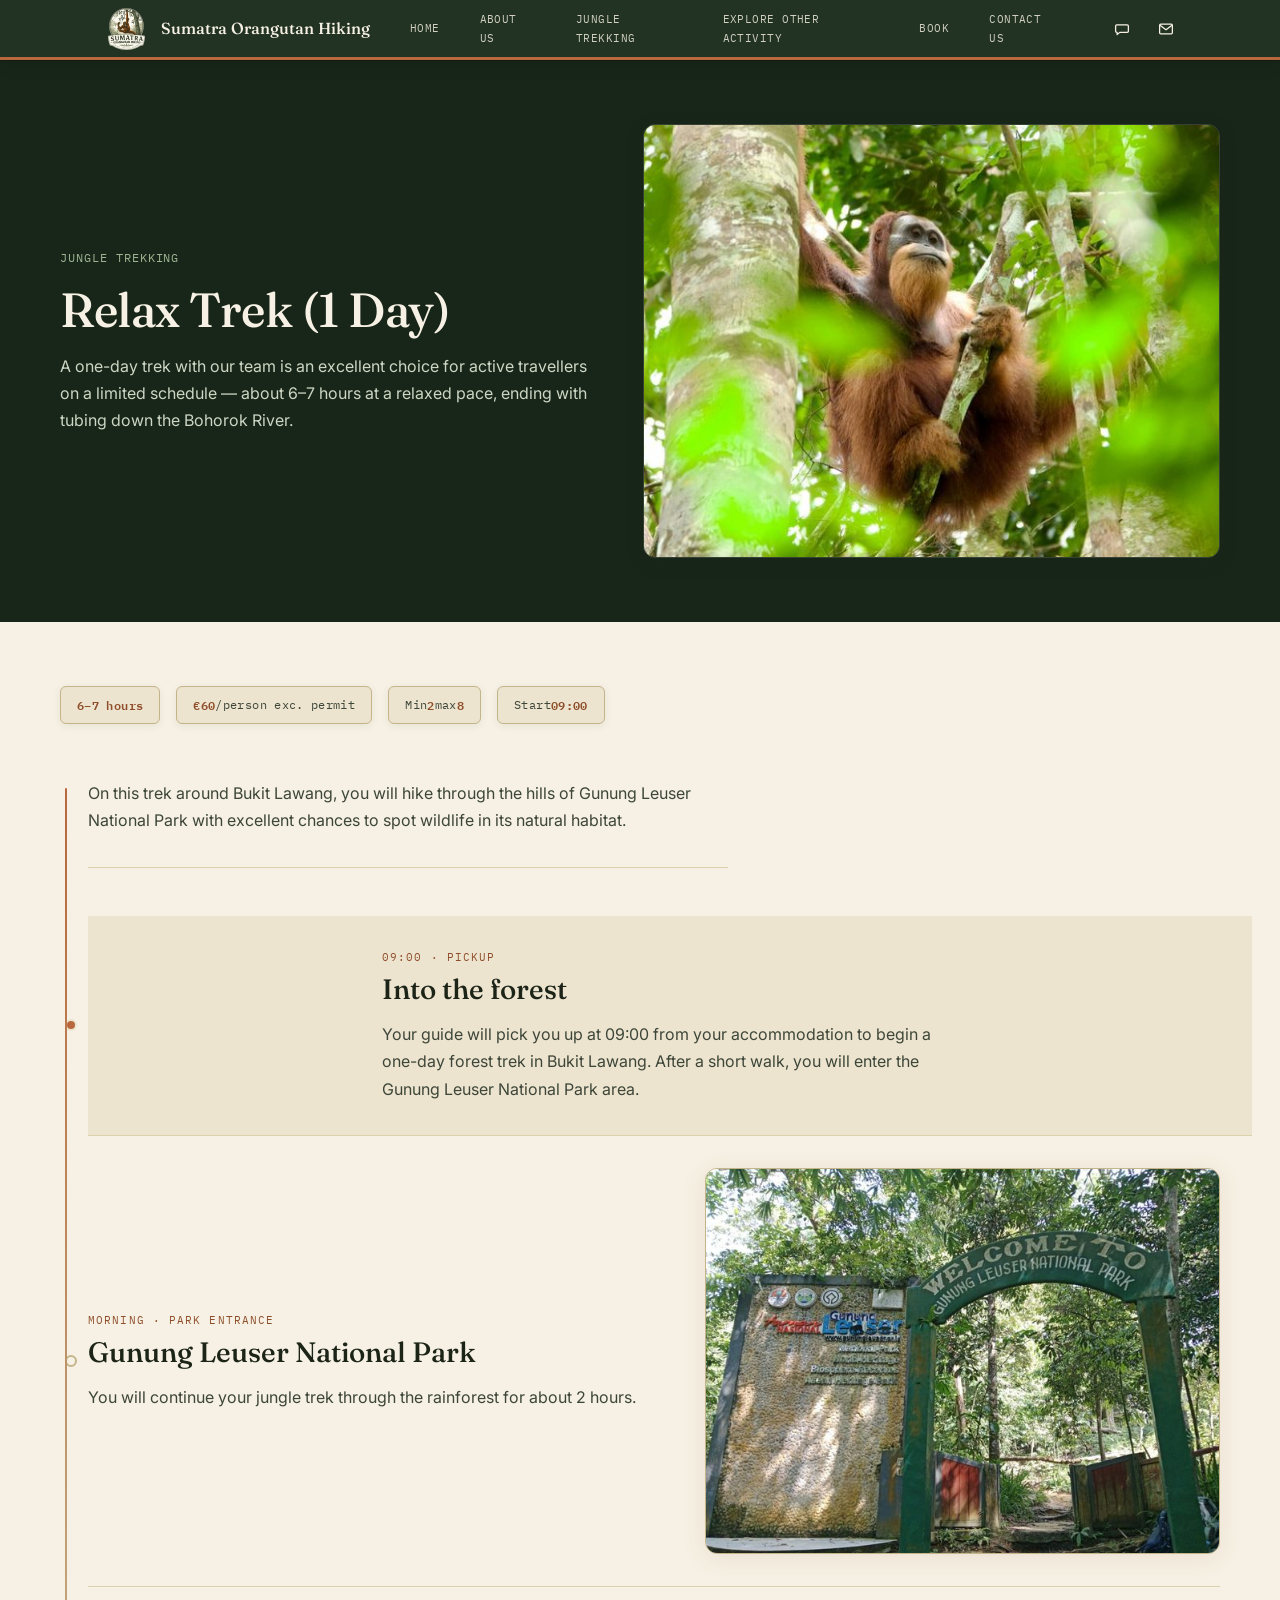
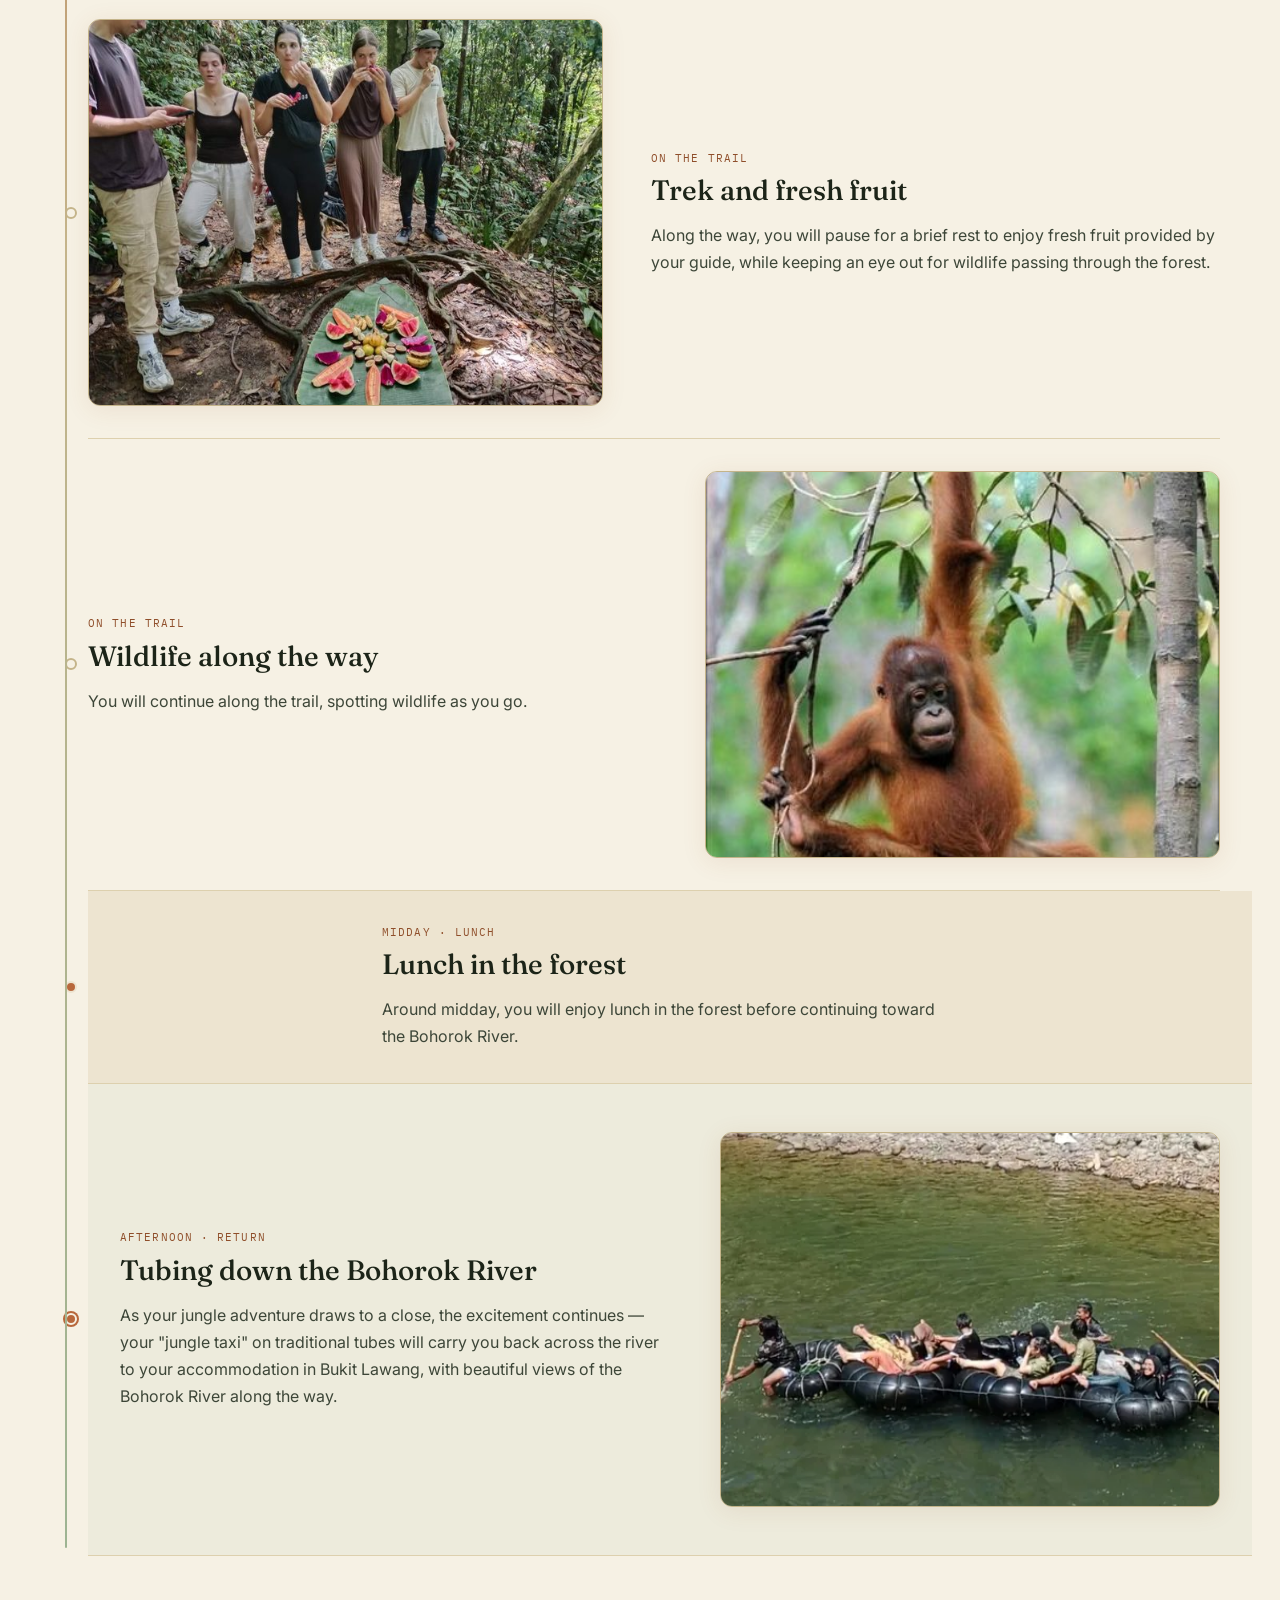
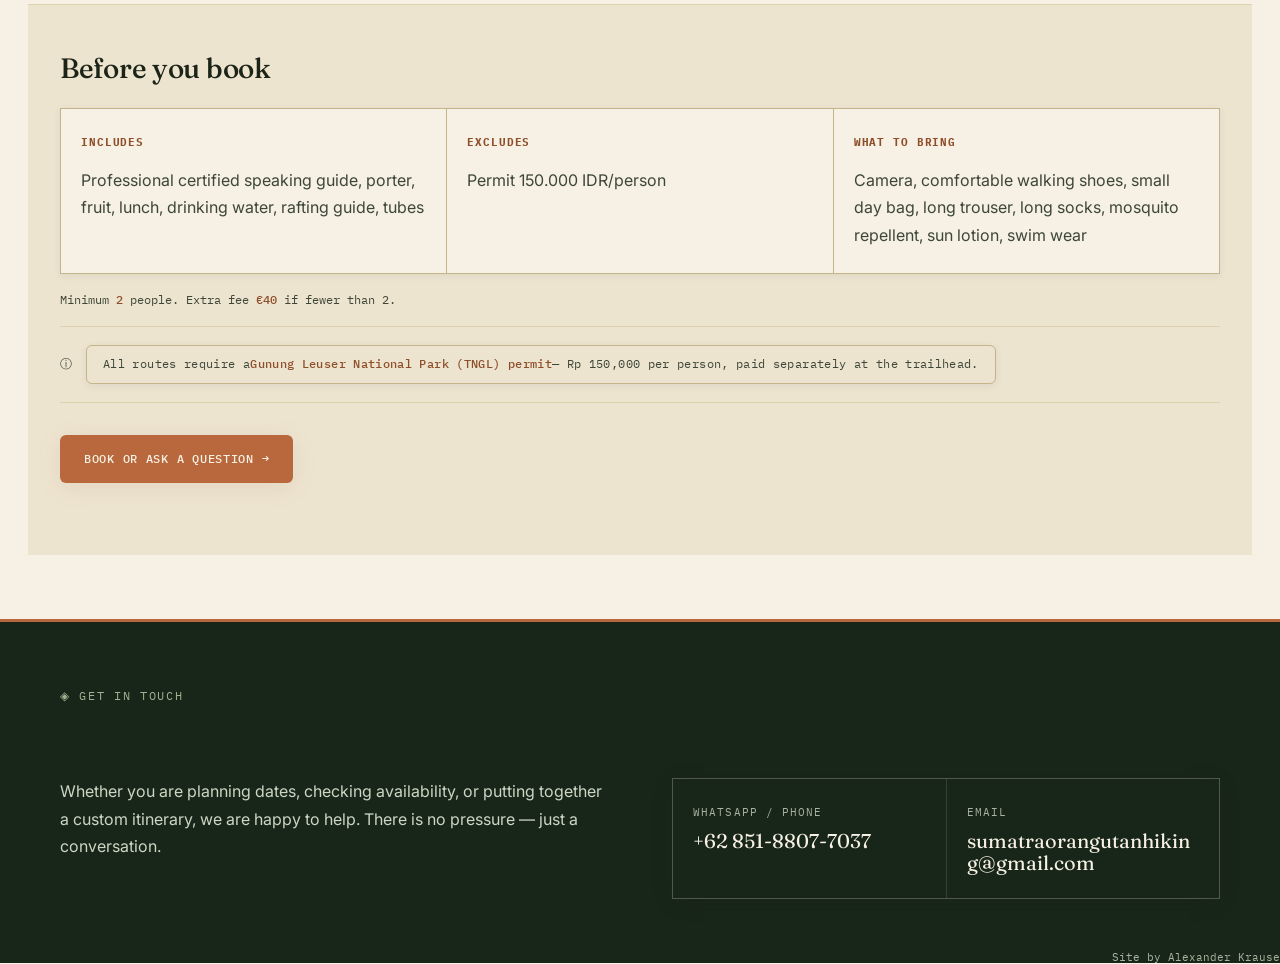
<file: relax-trek.html>
<!DOCTYPE html>
<html lang="en">
<head>
<meta charset="UTF-8">
<meta name="viewport" content="width=device-width, initial-scale=1">
<title>Relax Trek (1 Day) — Sumatra Orangutan Hiking</title>
<link rel="stylesheet" href="css/site.css">
<link rel="stylesheet" href="css/page.css">
<link rel="stylesheet" href="css/trek-detail.css">
<link rel="stylesheet" href="css/experience-timeline.css">
</head>
<body>

<header class="site-nav">
  <div class="site-nav__inner">
    <a class="site-nav__brand" href="index.html"><picture><source type="image/webp" srcset="images/brand/logo.webp"><img class="site-nav__logo" src="images/brand/logo.png" alt=""></picture><span class="site-nav__brand-text"><span class="site-nav__brand-text--long">Sumatra Orangutan Hiking</span><span class="site-nav__brand-text--short" aria-hidden="true">Sumatra Hiking</span></span></a>
    <button class="site-nav__toggle" type="button" aria-expanded="false" aria-controls="site-menu" aria-label="Open menu">
      <svg width="18" height="14" viewBox="0 0 18 14" aria-hidden="true">
        <rect y="0" width="18" height="1.7" rx="1" fill="currentColor"/>
        <rect y="6.15" width="18" height="1.7" rx="1" fill="currentColor"/>
        <rect y="12.3" width="18" height="1.7" rx="1" fill="currentColor"/>
      </svg>
    </button>
    <div class="site-nav__contact">
      <a class="site-nav__contact-link" href="https://wa.me/6285188077037" aria-label="WhatsApp, +62 851-8807-7037">
        <svg width="18" height="18" viewBox="0 0 24 24" aria-hidden="true" fill="none" stroke="currentColor" stroke-width="1.7" stroke-linejoin="round">
          <path d="M5 6.5h14a1.5 1.5 0 0 1 1.5 1.5v7a1.5 1.5 0 0 1-1.5 1.5H9l-3.5 3v-3H5A1.5 1.5 0 0 1 3.5 15V8A1.5 1.5 0 0 1 5 6.5z"/>
        </svg>
      </a>
      <a class="site-nav__contact-link" href="mailto:sumatraorangutanhiking@gmail.com" aria-label="Email sumatraorangutanhiking@gmail.com">
        <svg width="18" height="18" viewBox="0 0 24 24" aria-hidden="true" fill="none" stroke="currentColor" stroke-width="1.7" stroke-linejoin="round">
          <rect x="3.5" y="5.5" width="17" height="13" rx="1.5"/>
          <path d="M4 7l8 6 8-6"/>
        </svg>
      </a>
    </div>
    <ul class="site-nav__menu" id="site-menu">
      <li class="site-nav__item"><a class="site-nav__link" href="index.html">Home</a></li>
      <li class="site-nav__item"><a class="site-nav__link" href="about.html">About us</a></li>
      <li class="site-nav__item">
        <a class="site-nav__link" href="index.html#treks">Jungle Trekking</a>
        <ul class="site-nav__submenu">
          <li><a class="site-nav__link" href="easy-trek.html">Easy Trek (4 Hour)</a></li>
          <li><a class="site-nav__link" href="relax-trek.html" aria-current="page">Relax Trek (1 Day)</a></li>
          <li><a class="site-nav__link" href="orangutan-trek.html">Orangutan Trek (2D1N)</a></li>
          <li><a class="site-nav__link" href="explore-trek.html">Explore Trek (3D2N)</a></li>
          <li><a class="site-nav__link" href="adventure-trek.html">Adventure Trek (4D3N)</a></li>
          <li><a class="site-nav__link" href="adventure-long-trek.html">Adventure Long Trek (5D4N)</a></li>
        </ul>
      </li>
      <li class="site-nav__item">
        <a class="site-nav__link" href="explore-activity.html">Explore other activity</a>
        <ul class="site-nav__submenu">
          <li><a class="site-nav__link" href="bat-cave.html">Bat Cave</a></li>
          <li><a class="site-nav__link" href="village-tour.html">Village Tour</a></li>
        </ul>
      </li>
      <li class="site-nav__item"><a class="site-nav__link" href="book.html">Book</a></li>
      <li class="site-nav__item"><a class="site-nav__link" href="contact.html">Contact us</a></li>
    </ul>
  </div>
</header>

<div class="trek-hero trek-hero--balanced">
  <div class="trek-hero__inner">
    <div class="trek-hero__text">
      <p class="trek-hero__subtitle">Jungle Trekking</p>
      <h1>Relax Trek (1 Day)</h1>
      <p class="trek-hero__intro">A one-day trek with our team is an excellent choice for active travellers on a limited schedule — about 6–7 hours at a relaxed pace, ending with tubing down the Bohorok River.</p>
    </div>
    <div class="trek-hero__image">
      <picture>
  <source type="image/webp" srcset="images/1 day trek/IMG-20251110-WA0054-1-1536x1072.webp">
  <img src="images/1 day trek/IMG-20251110-WA0054-1-1536x1072.jpg" alt="Flanged male orangutan in the forest canopy">
</picture>
    </div>
  </div>
</div>

<div class="page-body">
  <div class="wrap">
    <div class="fact-strip">
      <span class="meta-chip"><b>6–7 hours</b></span>
      <span class="meta-chip"><b>€60</b>/person exc. permit</span>
      <span class="meta-chip">Min <b>2</b> max <b>8</b></span>
      <span class="meta-chip">Start <b>09:00</b></span>
    </div>

    <div class="experience-timeline">
      <p class="timeline-intro">On this trek around Bukit Lawang, you will hike through the hills of Gunung Leuser National Park with excellent chances to spot wildlife in its natural habitat.</p>

      <article class="timeline-beat timeline-beat--text-only">
        <div class="timeline-beat__content">
          <p class="timeline-beat__time">09:00 · Pickup</p>
          <h3 class="timeline-beat__title">Into the forest</h3>
          <div class="timeline-beat__body">
            <p>Your guide will pick you up at 09:00 from your accommodation to begin a one-day forest trek in Bukit Lawang. After a short walk, you will enter the Gunung Leuser National Park area.</p>
          </div>
        </div>
      </article>

      <article class="timeline-beat">
        <div class="timeline-beat__content">
          <p class="timeline-beat__time">Morning · Park entrance</p>
          <h3 class="timeline-beat__title">Gunung Leuser National Park</h3>
          <div class="timeline-beat__body">
            <p>You will continue your jungle trek through the rainforest for about 2 hours.</p>
          </div>
        </div>
        <div class="timeline-beat__media">
          <picture>
  <source type="image/webp" srcset="images/4 hr trek/IMG-20260516-WA0044-1536x1152.webp">
  <img src="images/4 hr trek/IMG-20260516-WA0044-1536x1152.jpg" alt="Entrance to Gunung Leuser National Park">
</picture>
        </div>
      </article>

      <article class="timeline-beat timeline-beat--reverse">
        <div class="timeline-beat__content">
          <p class="timeline-beat__time">On the trail</p>
          <h3 class="timeline-beat__title">Trek and fresh fruit</h3>
          <div class="timeline-beat__body">
            <p>Along the way, you will pause for a brief rest to enjoy fresh fruit provided by your guide, while keeping an eye out for wildlife passing through the forest.</p>
          </div>
        </div>
        <div class="timeline-beat__media">
          <picture>
  <source type="image/webp" srcset="images/1 day trek/IMG-20260527-WA0032-1536x1152.webp">
  <img src="images/1 day trek/IMG-20260527-WA0032-1536x1152.jpg" alt="Fruit snack break with trekking group in the jungle">
</picture>
        </div>
      </article>

      <article class="timeline-beat">
        <div class="timeline-beat__content">
          <p class="timeline-beat__time">On the trail</p>
          <h3 class="timeline-beat__title">Wildlife along the way</h3>
          <div class="timeline-beat__body">
            <p>You will continue along the trail, spotting wildlife as you go.</p>
          </div>
        </div>
        <div class="timeline-beat__media">
          <picture>
  <source type="image/webp" srcset="images/3 day trek/IMG-20260515-WA0019-1.webp">
  <img src="images/3 day trek/IMG-20260515-WA0019-1.jpg" alt="Wildlife along the jungle trail">
</picture>
        </div>
      </article>

      <article class="timeline-beat timeline-beat--text-only">
        <div class="timeline-beat__content">
          <p class="timeline-beat__time">Midday · Lunch</p>
          <h3 class="timeline-beat__title">Lunch in the forest</h3>
          <div class="timeline-beat__body">
            <p>Around midday, you will enjoy lunch in the forest before continuing toward the Bohorok River.</p>
          </div>
        </div>
      </article>

      <article class="timeline-beat timeline-beat--emphasis">
        <div class="timeline-beat__content">
          <p class="timeline-beat__time">Afternoon · Return</p>
          <h3 class="timeline-beat__title">Tubing down the Bohorok River</h3>
          <div class="timeline-beat__body">
            <p>As your jungle adventure draws to a close, the excitement continues — your "jungle taxi" on traditional tubes will carry you back across the river to your accommodation in Bukit Lawang, with beautiful views of the Bohorok River along the way.</p>
          </div>
        </div>
        <div class="timeline-beat__media">
          <picture>
  <source type="image/webp" srcset="images/additional/IMG-20260515-WA0023-e1780767474571.webp">
  <img src="images/additional/IMG-20260515-WA0023-e1780767474571.jpg" alt="Traditional tube rafting on the Bohorok River">
</picture>
        </div>
      </article>
    </div>

    <div class="booking-section">
      <h2 class="booking-section__heading">Before you book</h2>
      <div class="includes-grid">
        <div class="includes-cell">
          <h3>Includes</h3>
          <p>Professional certified speaking guide, porter, fruit, lunch, drinking water, rafting guide, tubes</p>
        </div>
        <div class="includes-cell">
          <h3>Excludes</h3>
          <p>Permit 150.000 IDR/person</p>
        </div>
        <div class="includes-cell">
          <h3>What to bring</h3>
          <p>Camera, comfortable walking shoes, small day bag, long trouser, long socks, mosquito repellent, sun lotion, swim wear</p>
        </div>
      </div>
      <p class="group-note">Minimum <b>2</b> people. Extra fee <b>€40</b> if fewer than 2.</p>
      <div class="permit-strip">
        <span>&#9432;</span>
        <span class="meta-chip">All routes require a <b>Gunung Leuser National Park (TNGL) permit</b> — Rp 150,000 per person, paid separately at the trailhead.</span>
      </div>
      <div class="cta-strip">
        <a class="btn-primary" href="book.html?trek=relax">Book or ask a question &rarr;</a>
      </div>
    </div>
  </div>
</div>

<section class="contact" id="contact">
  <div class="wrap">
    <p class="eyebrow">Get in touch</p>
    <p class="contact__intro">Whether you are planning dates, checking availability, or putting together a custom itinerary, we are happy to help. There is no pressure — just a conversation.</p>
    <div class="contact__grid">
      <div class="contact__cell">
        <p class="contact__label">WhatsApp / Phone</p>
        <p class="contact__value"><a href="https://wa.me/6285188077037">+62 851-8807-7037</a></p>
      </div>
      <div class="contact__cell">
        <p class="contact__label">Email</p>
        <p class="contact__value"><a href="mailto:sumatraorangutanhiking@gmail.com">sumatraorangutanhiking@gmail.com</a></p>
      </div>
    </div>
    <p class="contact__credit">Site by <a href="https://alexanderjirokrause.com">Alexander Krause</a></p>
  </div>
</section>


<script src="js/nav.js"></script>
</body>
</html>
</file>
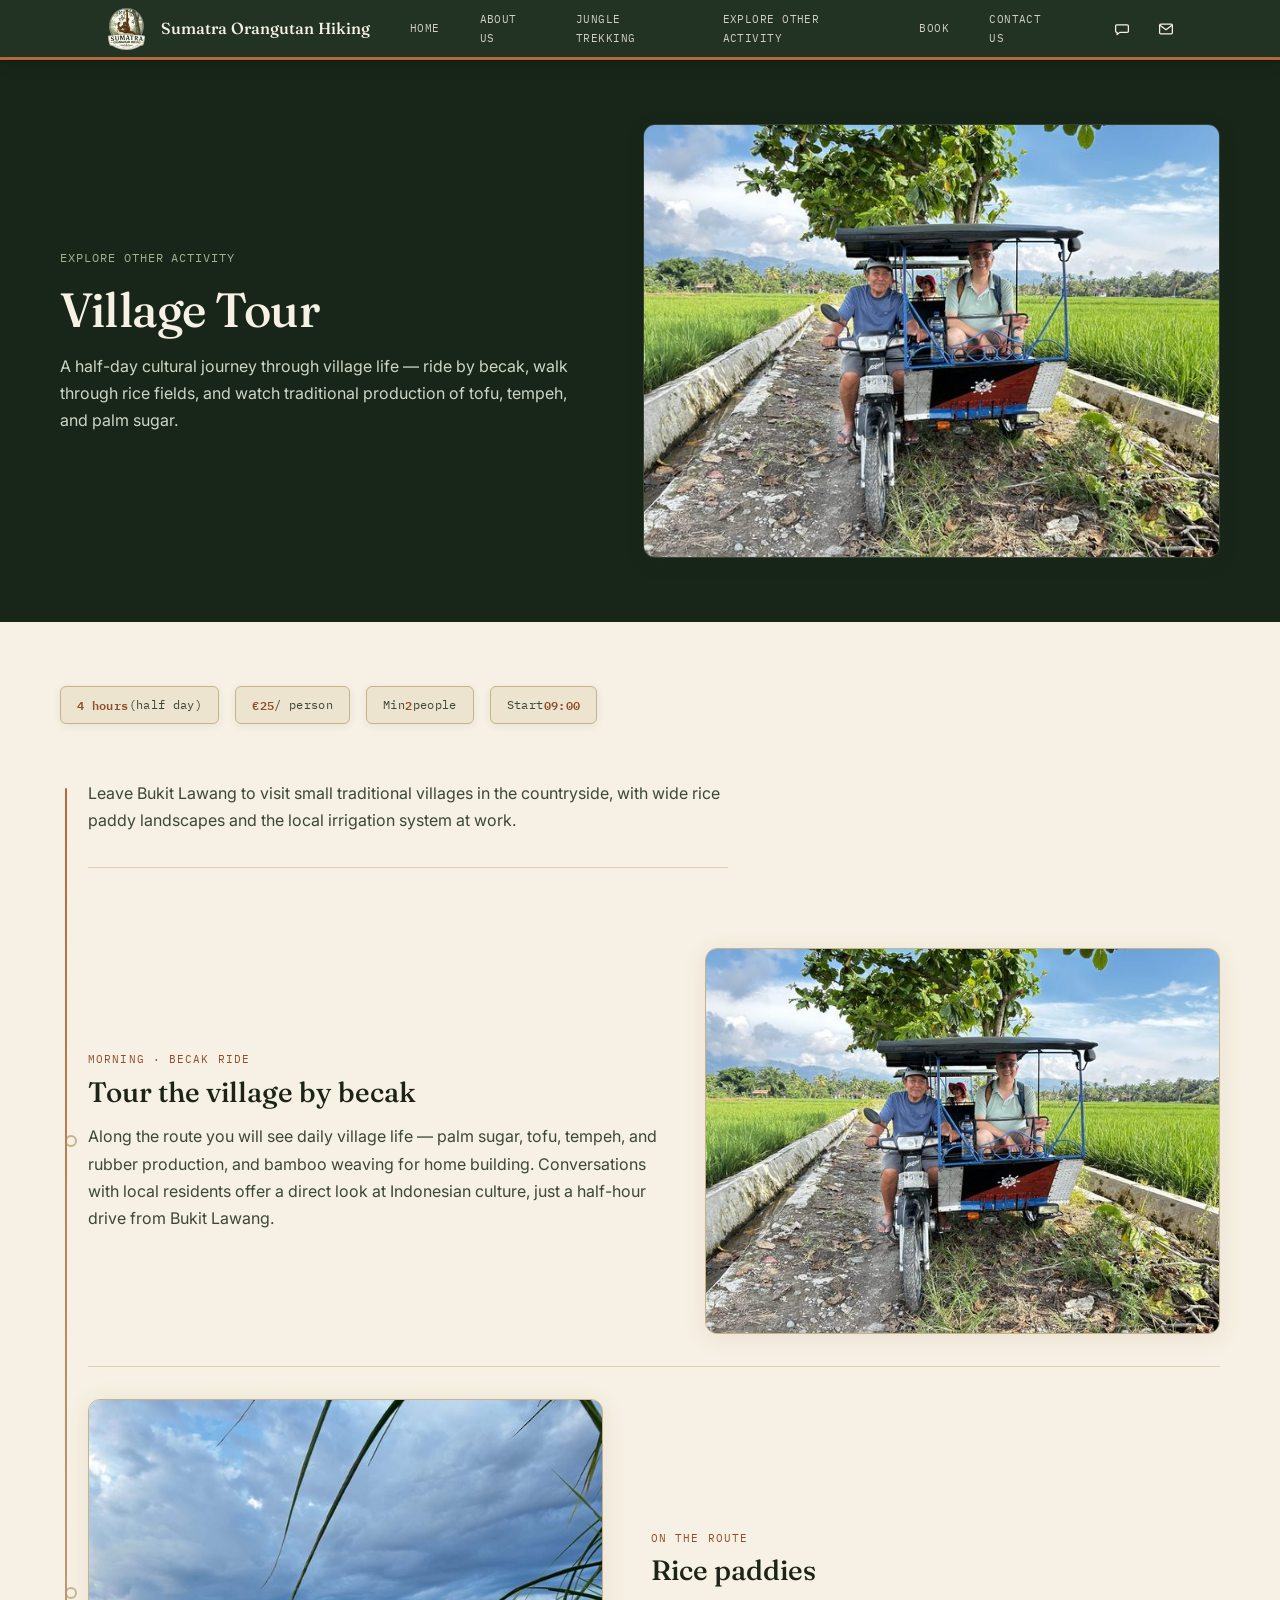
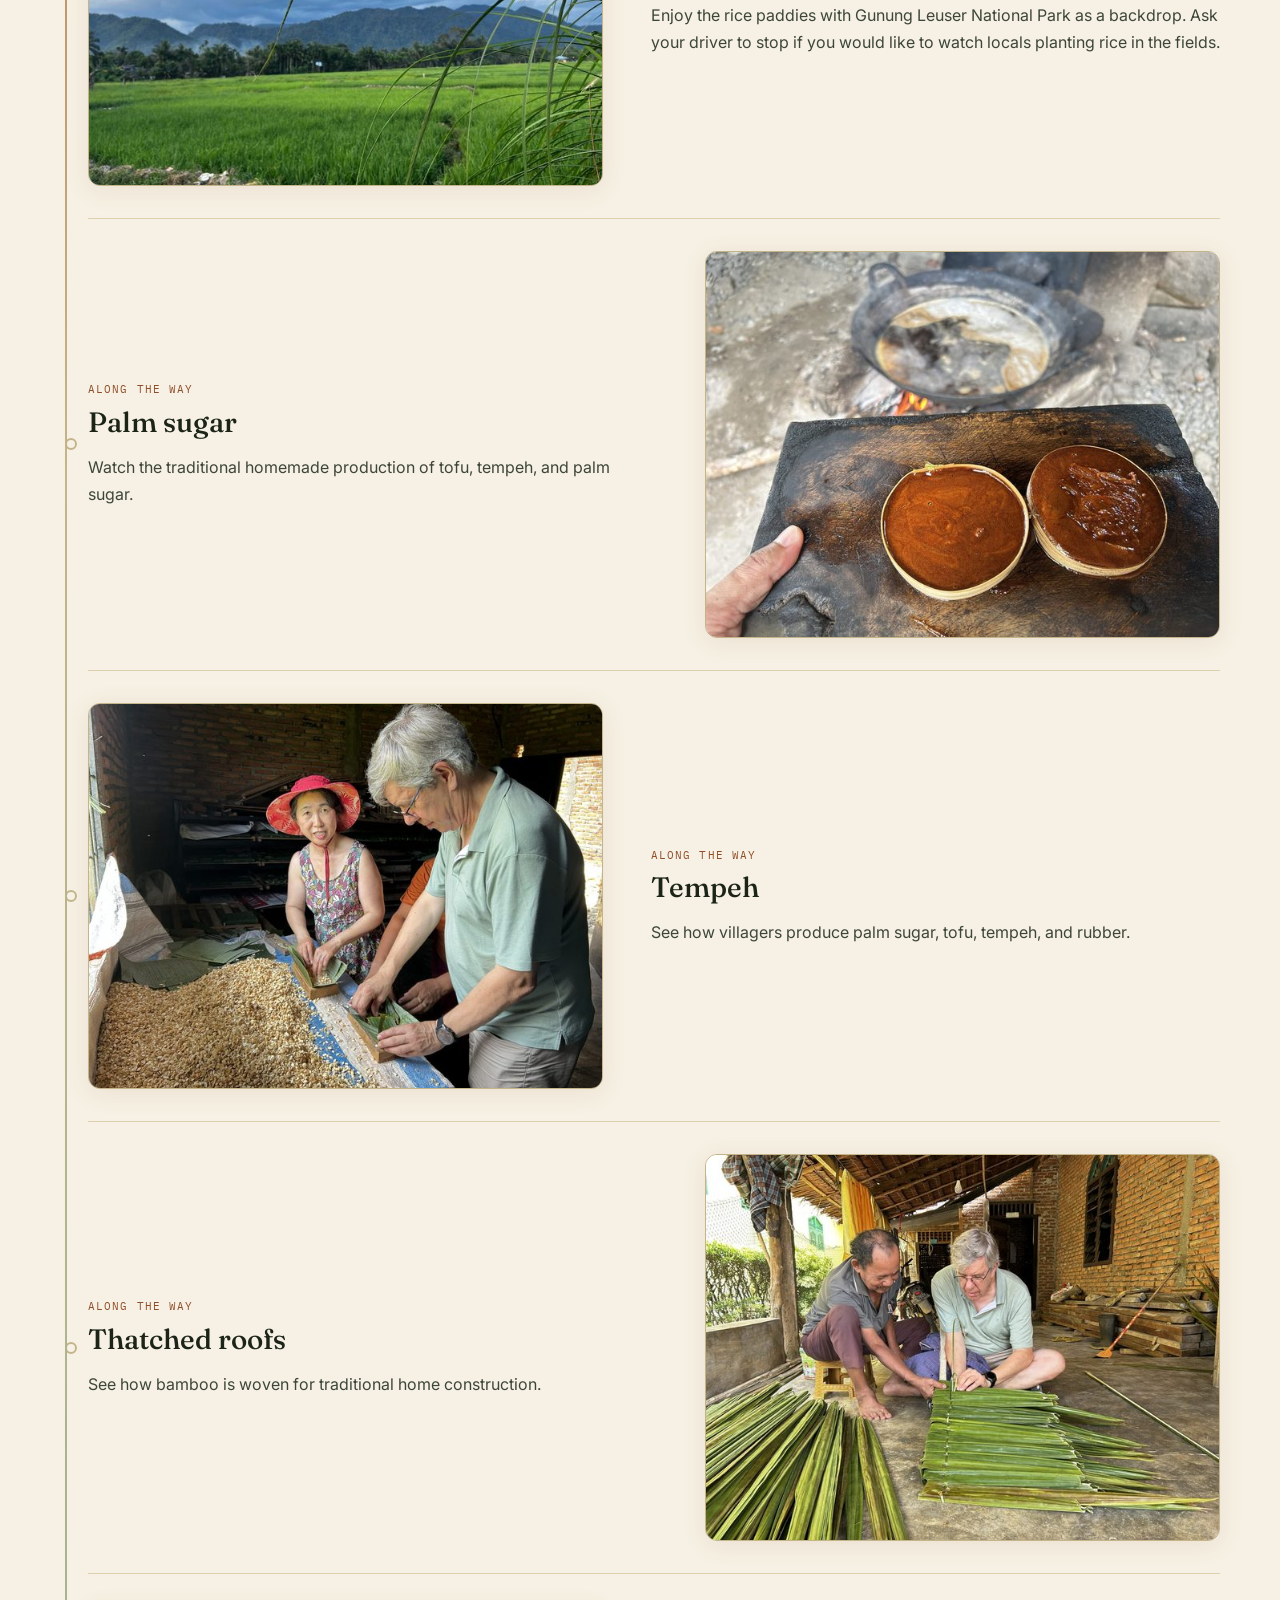
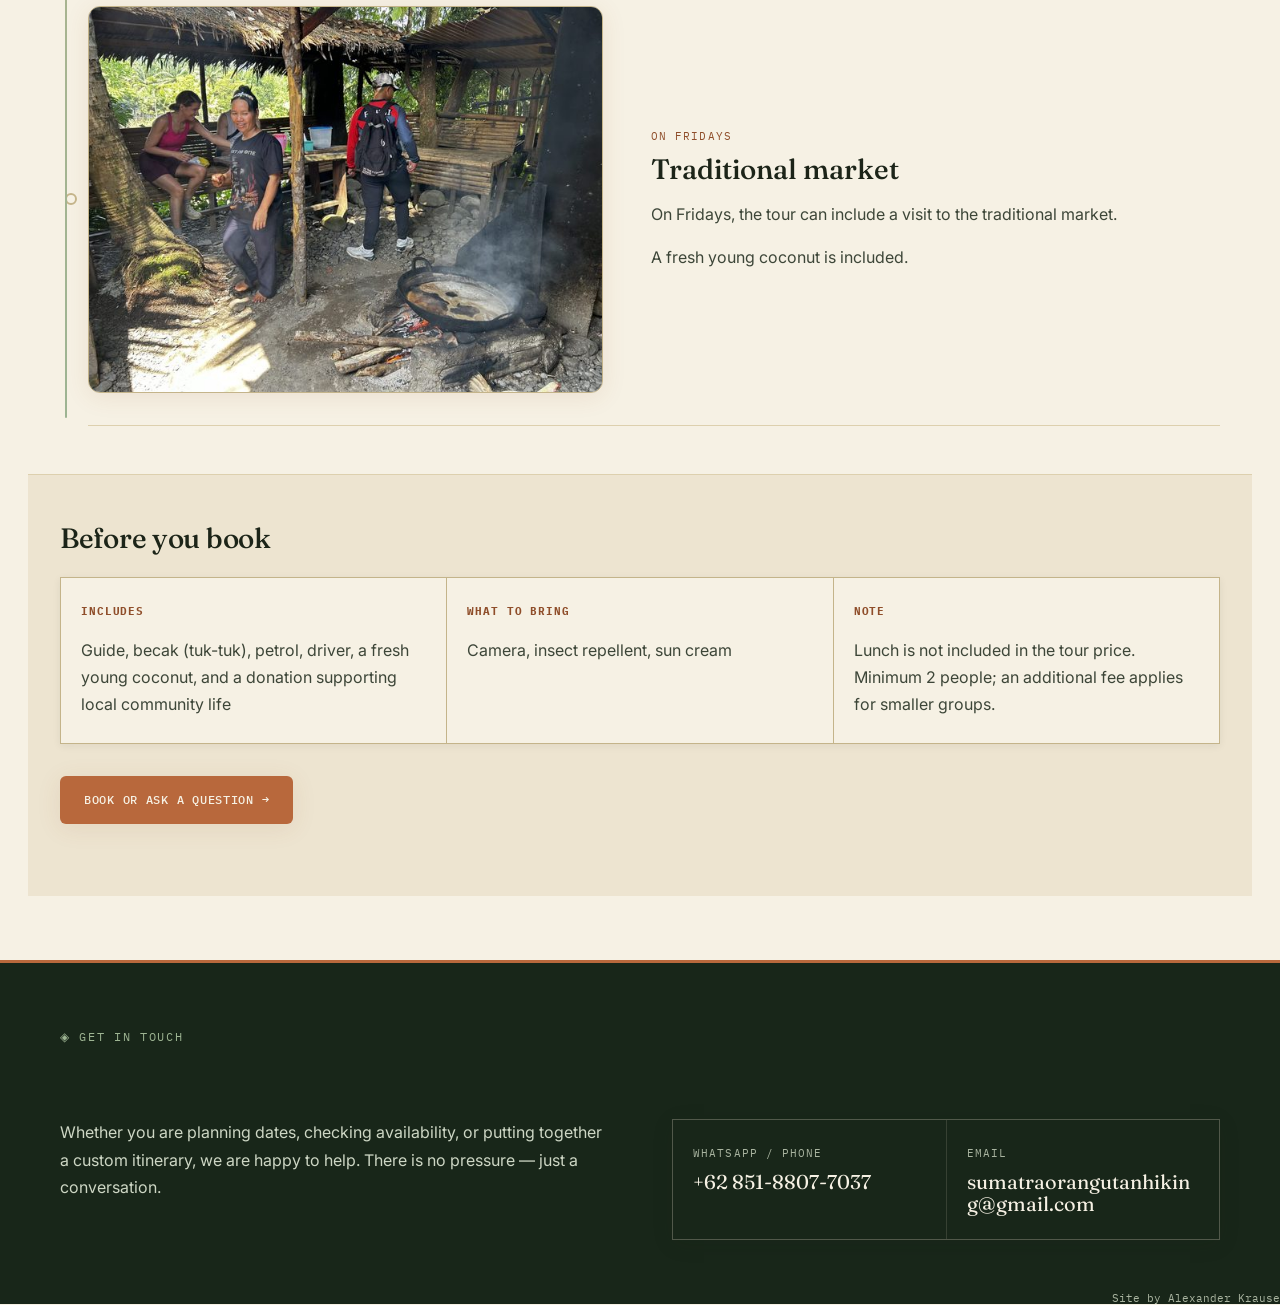
<file: village-tour.html>
<!DOCTYPE html>
<html lang="en">
<head>
<meta charset="UTF-8">
<meta name="viewport" content="width=device-width, initial-scale=1">
<title>Village Tour — Sumatra Orangutan Hiking</title>
<link rel="stylesheet" href="css/site.css">
<link rel="stylesheet" href="css/page.css">
<link rel="stylesheet" href="css/trek-detail.css">
<link rel="stylesheet" href="css/experience-timeline.css">
</head>
<body>

<header class="site-nav">
  <div class="site-nav__inner">
    <a class="site-nav__brand" href="index.html"><picture><source type="image/webp" srcset="images/brand/logo.webp"><img class="site-nav__logo" src="images/brand/logo.png" alt=""></picture><span class="site-nav__brand-text"><span class="site-nav__brand-text--long">Sumatra Orangutan Hiking</span><span class="site-nav__brand-text--short" aria-hidden="true">Sumatra Hiking</span></span></a>
    <button class="site-nav__toggle" type="button" aria-expanded="false" aria-controls="site-menu" aria-label="Open menu">
      <svg width="18" height="14" viewBox="0 0 18 14" aria-hidden="true">
        <rect y="0" width="18" height="1.7" rx="1" fill="currentColor"/>
        <rect y="6.15" width="18" height="1.7" rx="1" fill="currentColor"/>
        <rect y="12.3" width="18" height="1.7" rx="1" fill="currentColor"/>
      </svg>
    </button>
    <div class="site-nav__contact">
      <a class="site-nav__contact-link" href="https://wa.me/6285188077037" aria-label="WhatsApp, +62 851-8807-7037">
        <svg width="18" height="18" viewBox="0 0 24 24" aria-hidden="true" fill="none" stroke="currentColor" stroke-width="1.7" stroke-linejoin="round">
          <path d="M5 6.5h14a1.5 1.5 0 0 1 1.5 1.5v7a1.5 1.5 0 0 1-1.5 1.5H9l-3.5 3v-3H5A1.5 1.5 0 0 1 3.5 15V8A1.5 1.5 0 0 1 5 6.5z"/>
        </svg>
      </a>
      <a class="site-nav__contact-link" href="mailto:sumatraorangutanhiking@gmail.com" aria-label="Email sumatraorangutanhiking@gmail.com">
        <svg width="18" height="18" viewBox="0 0 24 24" aria-hidden="true" fill="none" stroke="currentColor" stroke-width="1.7" stroke-linejoin="round">
          <rect x="3.5" y="5.5" width="17" height="13" rx="1.5"/>
          <path d="M4 7l8 6 8-6"/>
        </svg>
      </a>
    </div>
    <ul class="site-nav__menu" id="site-menu">
      <li class="site-nav__item"><a class="site-nav__link" href="index.html">Home</a></li>
      <li class="site-nav__item"><a class="site-nav__link" href="about.html">About us</a></li>
      <li class="site-nav__item">
        <a class="site-nav__link" href="index.html#treks">Jungle Trekking</a>
        <ul class="site-nav__submenu">
          <li><a class="site-nav__link" href="easy-trek.html">Easy Trek (4 Hour)</a></li>
          <li><a class="site-nav__link" href="relax-trek.html">Relax Trek (1 Day)</a></li>
          <li><a class="site-nav__link" href="orangutan-trek.html">Orangutan Trek (2D1N)</a></li>
          <li><a class="site-nav__link" href="explore-trek.html">Explore Trek (3D2N)</a></li>
          <li><a class="site-nav__link" href="adventure-trek.html">Adventure Trek (4D3N)</a></li>
          <li><a class="site-nav__link" href="adventure-long-trek.html">Adventure Long Trek (5D4N)</a></li>
        </ul>
      </li>
      <li class="site-nav__item">
        <a class="site-nav__link" href="explore-activity.html">Explore other activity</a>
        <ul class="site-nav__submenu">
          <li><a class="site-nav__link" href="bat-cave.html">Bat Cave</a></li>
          <li><a class="site-nav__link" href="village-tour.html" aria-current="page">Village Tour</a></li>
        </ul>
      </li>
      <li class="site-nav__item"><a class="site-nav__link" href="book.html">Book</a></li>
      <li class="site-nav__item"><a class="site-nav__link" href="contact.html">Contact us</a></li>
    </ul>
  </div>
</header>

<div class="trek-hero trek-hero--balanced">
  <div class="trek-hero__inner">
    <div class="trek-hero__text">
      <p class="trek-hero__subtitle">Explore other activity</p>
      <h1>Village Tour</h1>
      <p class="trek-hero__intro">A half-day cultural journey through village life — ride by becak, walk through rice fields, and watch traditional production of tofu, tempeh, and palm sugar.</p>
    </div>
    <div class="trek-hero__image">
      <picture>
  <source type="image/webp" srcset="images/village tour/01-becak-1536x1152.webp">
  <img src="images/village tour/01-becak-1536x1152.jpg" alt="Village tour by becak through rice paddies">
</picture>
    </div>
  </div>
</div>

<div class="page-body">
  <div class="wrap">
    <div class="fact-strip">
      <span class="meta-chip"><b>4 hours</b> (half day)</span>
      <span class="meta-chip"><b>€25</b> / person</span>
      <span class="meta-chip">Min <b>2</b> people</span>
      <span class="meta-chip">Start <b>09:00</b></span>
    </div>

    <div class="experience-timeline">
      <p class="timeline-intro">Leave Bukit Lawang to visit small traditional villages in the countryside, with wide rice paddy landscapes and the local irrigation system at work.</p>

      <article class="timeline-beat">
        <div class="timeline-beat__content">
          <p class="timeline-beat__time">Morning · Becak ride</p>
          <h3 class="timeline-beat__title">Tour the village by becak</h3>
          <div class="timeline-beat__body">
            <p>Along the route you will see daily village life — palm sugar, tofu, tempeh, and rubber production, and bamboo weaving for home building. Conversations with local residents offer a direct look at Indonesian culture, just a half-hour drive from Bukit Lawang.</p>
          </div>
        </div>
        <div class="timeline-beat__media">
          <picture>
  <source type="image/webp" srcset="images/village tour/01-becak-1536x1152.webp">
  <img src="images/village tour/01-becak-1536x1152.jpg" alt="Village tour by becak through rice paddies">
</picture>
        </div>
      </article>

      <article class="timeline-beat timeline-beat--reverse">
        <div class="timeline-beat__content">
          <p class="timeline-beat__time">On the route</p>
          <h3 class="timeline-beat__title">Rice paddies</h3>
          <div class="timeline-beat__body">
            <p>Enjoy the rice paddies with Gunung Leuser National Park as a backdrop. Ask your driver to stop if you would like to watch locals planting rice in the fields.</p>
          </div>
        </div>
        <div class="timeline-beat__media">
          <picture>
  <source type="image/webp" srcset="images/village tour/IMG-20260527-WA0052-1536x1152.webp">
  <img src="images/village tour/IMG-20260527-WA0052-1536x1152.jpg" alt="Rice paddies with Gunung Leuser National Park in the background">
</picture>
        </div>
      </article>

      <article class="timeline-beat">
        <div class="timeline-beat__content">
          <p class="timeline-beat__time">Along the way</p>
          <h3 class="timeline-beat__title">Palm sugar</h3>
          <div class="timeline-beat__body">
            <p>Watch the traditional homemade production of tofu, tempeh, and palm sugar.</p>
          </div>
        </div>
        <div class="timeline-beat__media">
          <picture>
  <source type="image/webp" srcset="images/village tour/gula-merah-1536x1152.webp">
  <img src="images/village tour/gula-merah-1536x1152.jpg" alt="Traditional palm sugar production">
</picture>
        </div>
      </article>

      <article class="timeline-beat timeline-beat--reverse">
        <div class="timeline-beat__content">
          <p class="timeline-beat__time">Along the way</p>
          <h3 class="timeline-beat__title">Tempeh</h3>
          <div class="timeline-beat__body">
            <p>See how villagers produce palm sugar, tofu, tempeh, and rubber.</p>
          </div>
        </div>
        <div class="timeline-beat__media">
          <picture>
  <source type="image/webp" srcset="images/village tour/02-pembuatan-tempe-1536x1152.webp">
  <img src="images/village tour/02-pembuatan-tempe-1536x1152.jpg" alt="Making tempeh by hand">
</picture>
        </div>
      </article>

      <article class="timeline-beat">
        <div class="timeline-beat__content">
          <p class="timeline-beat__time">Along the way</p>
          <h3 class="timeline-beat__title">Thatched roofs</h3>
          <div class="timeline-beat__body">
            <p>See how bamboo is woven for traditional home construction.</p>
          </div>
        </div>
        <div class="timeline-beat__media">
          <picture>
  <source type="image/webp" srcset="images/village tour/05-buat-atap-1536x1152.webp">
  <img src="images/village tour/05-buat-atap-1536x1152.jpg" alt="Traditional thatched roof craft">
</picture>
        </div>
      </article>

      <article class="timeline-beat timeline-beat--reverse">
        <div class="timeline-beat__content">
          <p class="timeline-beat__time">On Fridays</p>
          <h3 class="timeline-beat__title">Traditional market</h3>
          <div class="timeline-beat__body">
            <p>On Fridays, the tour can include a visit to the traditional market.</p>
            <p>A fresh young coconut is included.</p>
          </div>
        </div>
        <div class="timeline-beat__media">
          <picture>
  <source type="image/webp" srcset="images/village tour/IMG_2347-1536x1152.webp">
  <img src="images/village tour/IMG_2347-1536x1152.jpg" alt="Traditional market in the Bukit Lawang area">
</picture>
        </div>
      </article>
    </div>

    <div class="booking-section">
      <h2 class="booking-section__heading">Before you book</h2>
      <div class="includes-grid">
        <div class="includes-cell">
          <h3>Includes</h3>
          <p>Guide, becak (tuk-tuk), petrol, driver, a fresh young coconut, and a donation supporting local community life</p>
        </div>
        <div class="includes-cell">
          <h3>What to bring</h3>
          <p>Camera, insect repellent, sun cream</p>
        </div>
        <div class="includes-cell">
          <h3>Note</h3>
          <p>Lunch is not included in the tour price. Minimum 2 people; an additional fee applies for smaller groups.</p>
        </div>
      </div>
      <div class="cta-strip">
        <a class="btn-primary" href="contact.html">Book or ask a question &rarr;</a>
      </div>
    </div>
  </div>
</div>

<section class="contact" id="contact">
  <div class="wrap">
    <p class="eyebrow">Get in touch</p>
    <p class="contact__intro">Whether you are planning dates, checking availability, or putting together a custom itinerary, we are happy to help. There is no pressure — just a conversation.</p>
    <div class="contact__grid">
      <div class="contact__cell">
        <p class="contact__label">WhatsApp / Phone</p>
        <p class="contact__value"><a href="https://wa.me/6285188077037">+62 851-8807-7037</a></p>
      </div>
      <div class="contact__cell">
        <p class="contact__label">Email</p>
        <p class="contact__value"><a href="mailto:sumatraorangutanhiking@gmail.com">sumatraorangutanhiking@gmail.com</a></p>
      </div>
    </div>
    <p class="contact__credit">Site by <a href="https://alexanderjirokrause.com">Alexander Krause</a></p>
  </div>
</section>


<script src="js/nav.js"></script>
</body>
</html>
</file>
<file: css/site.css>
@import url('https://fonts.googleapis.com/css2?family=Fraunces:opsz,wght@9..144,400;9..144,500;9..144,600&family=Inter:wght@400;500;600&family=IBM+Plex+Mono:wght@400;500&display=swap');
@import 'tokens.css';

/* ---------- PICTURE (WebP + fallback) ---------- */
picture {
  display: contents;
}

/* ---------- RESET + BASE ---------- */
* { box-sizing: border-box; margin: 0; padding: 0; }

html {
  scroll-padding-top: var(--nav-height);
}

body {
  font-family: 'Inter', sans-serif;
  background: var(--parchment-2);
  color: var(--ink);
  font-size: var(--text-base);
  line-height: var(--leading-body);
}

h1, h2 {
  font-family: 'Fraunces', serif;
  font-weight: 500;
  line-height: var(--leading-heading);
  letter-spacing: -0.01em;
}

.wrap {
  max-width: var(--content-max);
  margin: 0 auto;
}

.eyebrow {
  font-family: 'IBM Plex Mono', monospace;
  font-size: var(--text-sm);
  letter-spacing: 0.14em;
  text-transform: uppercase;
  color: var(--clay-dark);
  margin: 0 0 var(--space-3);
}

.eyebrow::before { content: "◈  "; }

.hero .eyebrow,
.page-hero .eyebrow,
.trek-hero .eyebrow,
.contact .eyebrow,
.ledger .eyebrow {
  color: var(--sage);
}

/* ---------- SITE NAV ---------- */
.site-nav {
  position: sticky;
  top: 0;
  z-index: 100;
  background: var(--canopy-2);
  border-bottom: 3px solid var(--clay);
  box-shadow:
    0 1px 0 rgba(0, 0, 0, 0.25),
    0 4px 16px rgba(0, 0, 0, 0.14);
  transition: background 0.25s ease, box-shadow 0.25s ease;
}

.site-nav.is-scrolled {
  background: rgba(34, 51, 36, 0.94);
  backdrop-filter: blur(12px);
  -webkit-backdrop-filter: blur(12px);
  box-shadow:
    0 1px 0 rgba(0, 0, 0, 0.3),
    0 8px 28px rgba(0, 0, 0, 0.2);
}

.site-nav__inner {
  max-width: var(--content-max);
  margin: 0 auto;
  padding: 0 var(--content-pad);
  display: flex;
  align-items: center;
  justify-content: space-between;
  gap: var(--space-3);
  min-height: 56px;
}

.site-nav__brand {
  display: inline-flex;
  align-items: center;
  gap: var(--space-2);
  font-family: 'Fraunces', serif;
  font-size: var(--text-base);
  font-weight: 500;
  color: var(--parchment-2);
  text-decoration: none;
  white-space: nowrap;
}

.site-nav__logo {
  height: 42px;
  width: auto;
  object-fit: contain;
  flex-shrink: 0;
  display: block;
}

.site-nav__brand-text--short {
  display: none;
}

.site-nav__brand:hover { color: var(--sage); }

.site-nav__menu {
  display: flex;
  align-items: center;
  gap: var(--space-1);
  list-style: none;
  font-family: 'IBM Plex Mono', monospace;
  font-size: var(--text-xs);
  letter-spacing: 0.04em;
  text-transform: uppercase;
  order: 1;
  margin-left: auto;
}

.site-nav__item { position: relative; }

.site-nav__link {
  display: block;
  padding: 10px var(--space-2);
  color: rgba(246, 241, 228, 0.82);
  text-decoration: none;
  background: none;
  border: none;
  font: inherit;
  letter-spacing: inherit;
  text-transform: inherit;
  cursor: pointer;
}

.site-nav__link:hover {
  color: var(--sage);
}

.site-nav__link:focus-visible,
.site-nav__toggle:focus-visible {
  outline: 2px solid var(--parchment-2);
  outline-offset: 2px;
}

.site-nav__link[aria-current="page"] {
  color: var(--parchment-2);
  box-shadow: inset 0 -3px 0 var(--clay);
}

.site-nav__submenu {
  display: none;
  position: absolute;
  top: 100%;
  left: 0;
  min-width: 220px;
  padding: var(--space-1) 0;
  background: var(--canopy-2);
  border: 1px solid var(--ledger-grid-line);
  box-shadow: var(--shadow-md);
  list-style: none;
}

.site-nav__item:hover .site-nav__submenu,
.site-nav__item:focus-within .site-nav__submenu {
  display: block;
}

.site-nav__submenu .site-nav__link {
  padding: 10px 18px;
  font-size: var(--text-xs);
  text-transform: none;
  letter-spacing: 0.02em;
}

.site-nav__submenu .site-nav__link[aria-current="page"] {
  color: var(--sage);
  box-shadow: none;
  border-left: 2px solid var(--clay);
  padding-left: var(--space-2);
}

.site-nav__toggle {
  display: none;
  order: 3;
  padding: var(--space-1);
  background: none;
  border: none;
  color: var(--parchment-2);
  cursor: pointer;
}

.site-nav__toggle svg { display: block; }

.site-nav__contact {
  display: flex;
  align-items: center;
  flex-shrink: 0;
  order: 2;
}

.site-nav__contact-link {
  display: inline-flex;
  align-items: center;
  justify-content: center;
  width: 44px;
  height: 44px;
  color: var(--parchment-2);
  text-decoration: none;
  border-radius: var(--radius-sm);
}

.site-nav__contact-link:hover {
  color: var(--sage);
}

.site-nav__contact-link:focus-visible {
  outline: 2px solid var(--parchment-2);
  outline-offset: 2px;
}

/* ---------- PERMIT STRIP ---------- */
.permit-strip {
  border-top: 1px solid var(--border-warm);
  border-bottom: 1px solid var(--border-warm);
  padding: 18px 0;
  display: flex;
  align-items: center;
  gap: 14px;
  font-family: 'IBM Plex Mono', monospace;
  font-size: var(--text-sm);
  color: var(--ink-body);
}

.permit-strip b { color: var(--clay-dark); font-weight: 500; }

/* ---------- LEDGER ---------- */
.ledger {
  background: var(--canopy-2);
  color: var(--parchment-2);
  padding: var(--space-6) var(--content-pad);
  margin-top: var(--space-6);
  border-top: 3px solid var(--clay);
}

.ledger-grid {
  display: grid;
  grid-template-columns: repeat(4, 1fr);
  gap: 1px;
  background: var(--ledger-grid-line);
  border: 1px solid var(--ledger-grid-line);
}

.ledger-cell {
  background: var(--canopy-2);
  padding: var(--space-3) 20px;
}

.ledger-num {
  font-family: 'Fraunces', serif;
  font-weight: 500;
  font-size: var(--text-2xl);
  color: var(--sage);
  margin-bottom: var(--space-1);
}

.ledger-label {
  font-family: 'IBM Plex Mono', monospace;
  font-size: var(--text-xs);
  letter-spacing: 0.06em;
  text-transform: uppercase;
  color: var(--ledger-muted);
}

.ledger-photo {
  margin: var(--space-5) 0 0;
}

.ledger-photo img {
  width: 100%;
  display: block;
  aspect-ratio: 4 / 3;
  object-fit: cover;
  border-radius: var(--radius-md);
  border: 1px solid var(--ledger-grid-line);
}

.ledger-photo figcaption {
  margin-top: var(--space-2);
  font-family: 'IBM Plex Mono', monospace;
  font-size: var(--text-xs);
  letter-spacing: 0.06em;
  text-transform: uppercase;
  color: var(--ledger-muted);
}

/* ---------- CONTACT ---------- */
.contact {
  position: relative;
  background: var(--canopy);
  color: var(--parchment-2);
  padding: var(--space-6) var(--content-pad);
  border-top: 3px solid var(--clay);
}

.contact .wrap {
  display: grid;
  grid-template-columns: 1fr 1fr;
  gap: var(--space-5) var(--space-6);
  align-items: start;
}

.contact .eyebrow {
  grid-column: 1 / -1;
}

.contact__intro {
  font-size: var(--text-base);
  line-height: var(--leading-body);
  color: var(--hero-muted);
  max-width: none;
  margin-bottom: 0;
}

.contact__intro a {
  color: var(--parchment-2);
  text-underline-offset: 0.18em;
}

.contact__intro a:hover,
.contact__intro a:focus-visible {
  color: var(--sage);
}

.contact__grid {
  display: grid;
  grid-template-columns: repeat(2, 1fr);
  gap: 1px;
  background: var(--ledger-grid-line);
  border: 1px solid var(--ledger-grid-line);
  max-width: none;
  box-shadow: var(--shadow-md);
}

.contact__cell {
  background: var(--canopy);
  padding: var(--space-3) 20px;
}

.contact__label {
  font-family: 'IBM Plex Mono', monospace;
  font-size: var(--text-xs);
  letter-spacing: 0.1em;
  text-transform: uppercase;
  color: var(--ledger-muted);
  margin-bottom: var(--space-1);
}

.contact__value {
  font-family: 'Fraunces', serif;
  font-size: var(--text-lg);
  color: var(--parchment-2);
  line-height: var(--leading-tight);
  overflow-wrap: anywhere;
}

.contact__cell {
  min-width: 0;
}

.contact__value a {
  color: inherit;
  text-decoration: none;
}

.contact__value a:hover {
  color: var(--sage);
}

.contact__credit {
  position: absolute;
  right: 0;
  bottom: 0;
  margin: 0;
  font-family: 'IBM Plex Mono', monospace;
  font-size: var(--text-xs);
  line-height: 1;
  letter-spacing: 0;
  color: var(--ledger-muted);
}

.contact__credit a {
  color: inherit;
  text-decoration: none;
}

.contact__credit a:hover,
.contact__credit a:focus-visible {
  color: var(--sage);
}

/* ---------- RESPONSIVE (shared) ---------- */
@media (max-width: 1100px) {
  .site-nav__link { padding: 10px var(--space-1); }
  .site-nav__brand-text--long { display: none; }
  .site-nav__brand-text--short { display: inline; }
  .site-nav__brand { font-size: var(--text-sm); }
}

@media (max-width: 860px) {
  .site-nav__toggle { display: block; }

  .site-nav__menu {
    display: none;
    position: absolute;
    top: 100%;
    left: 0;
    right: 0;
    flex-direction: column;
    align-items: stretch;
    gap: 0;
    padding: var(--space-2) var(--content-pad) 20px;
    background: var(--canopy-2);
    border-bottom: 1px solid var(--ledger-grid-line);
  }

  .site-nav__menu.is-open {
    display: flex;
    max-height: calc(100vh - var(--nav-height));
    max-height: calc(100dvh - var(--nav-height));
    overflow-y: auto;
    overscroll-behavior: contain;
  }

  .site-nav__contact { margin-left: auto; }
  .site-nav__menu { margin-left: 0; }

  .site-nav__submenu {
    position: static;
    display: block;
    border: none;
    padding: 0 0 var(--space-1) var(--space-2);
    background: transparent;
  }

  .site-nav__item:hover .site-nav__submenu { display: block; }

  .site-nav__brand-text--long { display: none; }
  .site-nav__brand-text--short { display: inline; }
  .site-nav__brand { font-size: var(--text-sm); }

  .ledger-grid { grid-template-columns: repeat(2, 1fr); }

  .contact .wrap {
    grid-template-columns: 1fr;
  }

  .contact__grid { grid-template-columns: 1fr; }
}

@media (prefers-reduced-motion: reduce) {
  .site-nav {
    transition: none;
  }
}
</file>
<file: css/trek-selector.css>
/* ---------- HERO ---------- */
.hero {
  background: var(--canopy);
  color: var(--parchment-2);
  padding: 80px var(--content-pad) var(--space-6);
}

.hero h1 {
  font-size: var(--text-display-home);
  line-height: var(--leading-tight);
  margin-bottom: var(--space-3);
  max-width: var(--measure-wide);
}

.hero h1 em {
  font-style: italic;
  font-weight: 400;
  color: var(--sage);
}

.hero p {
  font-size: var(--text-base);
  line-height: var(--leading-body);
  color: var(--hero-muted);
  max-width: var(--measure-prose);
}

/* ---------- SPLIT LAYOUT ---------- */
.split {
  display: flex;
  align-items: flex-start;
  max-width: var(--content-max);
  margin: 0 auto;
  padding: 0 var(--content-pad);
}

.map-panel {
  position: sticky;
  top: max(var(--map-sticky-top), calc((100vh - min(640px, var(--map-sticky-height))) / 2));
  width: min(400px, calc(var(--map-sticky-height) * 5 / 8));
  flex-shrink: 0;
  aspect-ratio: 5 / 8;
  height: auto;
  max-height: var(--map-sticky-height);
  margin: var(--space-4) 0 0;
  border-radius: var(--radius-md);
  border: 1px solid var(--border-strong);
  box-shadow: var(--shadow-md);
  background: linear-gradient(
    180deg,
    var(--map-grad-1) 0%,
    var(--map-grad-2) 26%,
    var(--map-grad-3) 52%,
    var(--map-grad-4) 78%,
    var(--map-grad-5) 100%
  );
  overflow: hidden;
  display: flex;
  flex-direction: column;
  justify-content: space-between;
}

.map-svg-holder { flex: 1; position: relative; }

svg#mapSvg {
  position: absolute;
  inset: 0;
  width: 100%;
  height: 100%;
}

.map-hud {
  padding: 22px 26px 26px;
  background: linear-gradient(0deg, var(--map-hud-fade), transparent);
}

.map-hud .kicker {
  font-family: 'IBM Plex Mono', monospace;
  font-size: var(--text-xs);
  letter-spacing: 0.1em;
  text-transform: uppercase;
  color: var(--map-hud-kicker);
  margin-bottom: var(--space-1);
}

.map-hud .name {
  font-family: 'Fraunces', serif;
  font-size: var(--text-section);
  line-height: var(--leading-tight);
  color: var(--parchment-2);
  margin-bottom: var(--space-1);
}

.map-hud .meta {
  font-family: 'IBM Plex Mono', monospace;
  font-size: var(--text-sm);
  color: var(--map-meta);
  display: flex;
  gap: 14px;
}

.copy-panel {
  flex: 1;
  min-width: 0;
  padding: 60px 0 60px 56px;
}

.trek-block {
  display: flex;
  flex-direction: column;
  justify-content: center;
  padding: var(--trek-block-pad) 0;
  border-bottom: 1px solid var(--border-warm);
  opacity: 0.45;
  transition: opacity 0.35s ease, border-color 0.35s ease;
}

.trek-block.active {
  opacity: 1;
  border-bottom-color: var(--clay);
}

.trek-block:last-child { border-bottom: none; }

.trek-index {
  font-family: 'IBM Plex Mono', monospace;
  font-size: var(--text-xs);
  color: var(--clay-dark);
  letter-spacing: 0.08em;
  text-transform: uppercase;
  margin-bottom: var(--space-2);
}

.trek-block h2 {
  font-size: clamp(1.5rem, 2.6vw, 2.125rem);
  line-height: var(--leading-tight);
  margin-bottom: 14px;
}

.trek-block p {
  font-size: var(--text-base);
  line-height: var(--leading-body);
  color: var(--ink-body);
  max-width: var(--measure-prose);
  margin-bottom: 18px;
}

.trek-stats {
  display: flex;
  gap: var(--space-2);
  flex-wrap: wrap;
}

.trek-stats b { color: var(--clay-dark); font-weight: 500; }

.trek-block__link.btn-outline {
  margin-top: 14px;
}

/* ---------- RESPONSIVE (trek selector) ---------- */
@media (max-width: 860px) {
  .hero {
    padding-top: var(--space-6);
  }

  .split { flex-direction: column; }

  .map-panel {
    position: sticky;
    top: var(--map-sticky-top);
    z-index: 40;
    flex-direction: row;
    align-items: stretch;
    width: 100%;
    height: var(--map-mobile-bar-height);
    margin: 0 0 var(--map-gap);
    border-radius: var(--radius-sm);
  }

  .map-svg-holder {
    flex: 0 0 112px;
    width: 112px;
  }

  .map-hud {
    flex: 1;
    min-width: 0;
    display: flex;
    flex-direction: column;
    justify-content: center;
    padding: 14px 16px;
    background: linear-gradient(90deg, transparent 0%, var(--map-hud-fade) 35%);
  }

  .map-hud .kicker {
    margin-bottom: 6px;
  }

  .map-hud .name {
    font-size: var(--text-lg);
    margin-bottom: 6px;
  }

  .map-hud .meta {
    flex-wrap: wrap;
    gap: 8px 12px;
  }

  .copy-panel { padding: var(--space-4) 0; }

  .trek-block { padding: 80px 0; }
}

@media (prefers-reduced-motion: reduce) {
  .trek-block {
    transition: none;
  }
}
</file>
<file: css/page.css>
/* ---------- INTERIOR PAGE HERO ---------- */
.page-hero {
  background: var(--canopy);
  color: var(--parchment-2);
  padding: var(--space-6) var(--content-pad);
}

.page-hero h1 {
  font-size: var(--text-display);
  line-height: var(--leading-tight);
  margin-bottom: var(--space-2);
  max-width: var(--measure-wide);
}

.page-hero h1 em {
  font-style: italic;
  font-weight: 400;
  color: var(--sage);
}

.page-hero__lead {
  font-size: var(--text-base);
  line-height: var(--leading-body);
  color: var(--hero-muted);
  max-width: var(--measure-prose);
}

.page-hero--with-image {
  display: grid;
  grid-template-columns: 1fr 1fr;
  gap: var(--space-5);
  align-items: center;
  max-width: var(--content-max);
  margin: 0 auto;
  padding: var(--space-6) var(--content-pad);
}

.page-hero--with-image .page-hero__image {
  border-radius: var(--radius-md);
  overflow: hidden;
  border: 1px solid var(--ledger-grid-line);
  aspect-ratio: 4 / 3;
  box-shadow: var(--shadow-md);
}

.page-hero--with-image .page-hero__image img {
  width: 100%;
  height: 100%;
  object-fit: cover;
  display: block;
}

/* ---------- PAGE BODY ---------- */
.page-body {
  padding: var(--space-6) var(--content-pad);
}

.page-body--end {
  padding-bottom: var(--space-7);
}

.page-body .wrap > * + * {
  margin-top: var(--space-5);
}

.prose {
  font-size: var(--text-base);
  line-height: var(--leading-body);
  color: var(--ink-body);
  max-width: var(--measure-prose);
}

.prose p + p { margin-top: var(--space-paragraph); }

/* ---------- FACT STRIP ---------- */
.fact-strip {
  display: flex;
  flex-wrap: wrap;
  gap: var(--space-2);
  padding: 0 0 var(--space-1);
  border: none;
}

.fact-strip b {
  color: var(--clay-dark);
  font-weight: 600;
}

/* ---------- META CHIP (shared with home trek-stats) ---------- */
.meta-chip {
  display: inline-flex;
  align-items: center;
  padding: var(--space-1) var(--space-2);
  background: var(--parchment);
  border: 1px solid var(--border-strong);
  border-radius: var(--radius-sm);
  font-family: 'IBM Plex Mono', monospace;
  font-size: var(--text-sm);
  letter-spacing: 0.03em;
  color: var(--ink-body);
  box-shadow: var(--shadow-sm);
}

/* ---------- MEDIA ROW ---------- */
.media-row {
  display: grid;
  grid-template-columns: 1fr 1fr;
  gap: var(--space-5);
  align-items: center;
}

.media-row--reverse { direction: rtl; }
.media-row--reverse > * { direction: ltr; }

.media-row__image {
  border-radius: var(--radius-md);
  overflow: hidden;
  border: 1px solid var(--border-strong);
  box-shadow: var(--shadow-warm);
}

.media-row__image img {
  width: 100%;
  display: block;
  aspect-ratio: 4 / 3;
  object-fit: cover;
}

.media-row__text h2,
.info-section h2,
.hub-card__body h2,
.booking-section__heading,
.pillar-section__heading {
  font-size: var(--text-section);
  line-height: var(--leading-tight);
  margin-bottom: var(--space-2);
}

/* ---------- PILLAR GRID (About) ---------- */
.pillar-grid {
  display: grid;
  grid-template-columns: repeat(2, 1fr);
  gap: 1px;
  background: var(--border-strong);
  border: 1px solid var(--border-strong);
  box-shadow: var(--shadow-sm);
}

.pillar-cell {
  background: var(--parchment);
  padding: 28px var(--space-3);
}

.pillar-cell h3 {
  font-family: 'Fraunces', serif;
  font-size: var(--text-lg);
  font-weight: 500;
  margin-bottom: var(--space-2);
  color: var(--ink);
}

.pillar-cell p {
  font-size: var(--text-base);
  line-height: var(--leading-body);
  color: var(--ink-body);
}

/* ---------- HUB CARDS ---------- */
.hub-grid {
  display: grid;
  grid-template-columns: repeat(2, 1fr);
  gap: var(--space-3);
}

.hub-card {
  display: block;
  text-decoration: none;
  color: inherit;
  border: 1px solid var(--border-strong);
  border-radius: var(--radius-md);
  overflow: hidden;
  background: var(--parchment);
  box-shadow: var(--shadow-sm);
  transition: box-shadow 0.2s ease, border-color 0.2s ease, transform 0.2s ease;
}

.hub-card:hover {
  border-color: var(--clay);
  box-shadow: var(--shadow-warm);
  transform: translateY(-2px);
}

.hub-card__image img {
  width: 100%;
  display: block;
  aspect-ratio: 16 / 10;
  object-fit: cover;
}

.hub-card__body {
  padding: 22px var(--space-3) 26px;
}

.hub-card__body p {
  font-size: var(--text-base);
  line-height: var(--leading-body);
  color: var(--ink-body);
}

.hub-card__meta {
  margin-top: var(--space-2);
  font-family: 'IBM Plex Mono', monospace;
  font-size: var(--text-sm);
  color: var(--clay-dark);
}

/* ---------- BUTTONS ---------- */
.cta-strip {
  padding: var(--space-4) 0 var(--space-1);
  border-top: none;
}

.btn-primary {
  display: inline-block;
  font-family: 'IBM Plex Mono', monospace;
  font-size: var(--text-sm);
  font-weight: 500;
  letter-spacing: 0.06em;
  text-transform: uppercase;
  color: var(--parchment-2);
  background: var(--clay);
  text-decoration: none;
  padding: 14px var(--space-3);
  border-radius: var(--radius-sm);
  box-shadow: var(--shadow-warm);
  transition: background 0.2s ease, transform 0.15s ease, box-shadow 0.2s ease;
}

.btn-primary:hover {
  color: var(--parchment-2);
  background: var(--clay-dark);
  transform: translateY(-1px);
  box-shadow: 0 6px 20px rgba(143, 78, 42, 0.25);
}

.btn-outline {
  display: inline-block;
  font-family: 'IBM Plex Mono', monospace;
  font-size: var(--text-sm);
  font-weight: 500;
  letter-spacing: 0.06em;
  text-transform: uppercase;
  color: var(--clay-dark);
  background: transparent;
  text-decoration: none;
  padding: 12px 22px;
  border: 1px solid var(--clay);
  border-radius: var(--radius-sm);
  transition: background 0.2s ease, color 0.2s ease, border-color 0.2s ease;
}

.btn-outline:hover {
  color: var(--parchment-2);
  background: var(--clay);
  border-color: var(--clay);
}

/* ---------- INFO SECTIONS (Contact) ---------- */
.info-section {
  padding: 28px 0;
  border-top: 1px solid var(--border-warm);
}

.info-section--first {
  border-top: none;
  padding-top: 0;
}

.info-section p {
  font-size: var(--text-base);
  line-height: var(--leading-body);
  color: var(--ink-body);
  max-width: var(--measure-prose);
}

/* ---------- RESPONSIVE ---------- */
@media (max-width: 860px) {
  .page-hero--with-image {
    grid-template-columns: 1fr;
    padding: var(--space-5) var(--content-pad);
  }

  .media-row,
  .media-row--reverse {
    grid-template-columns: 1fr;
    direction: ltr;
  }

  .pillar-grid,
  .hub-grid {
    grid-template-columns: 1fr;
  }
}
</file>
<file: css/trek-detail.css>
/* ---------- TREK DETAIL HERO ---------- */
.trek-hero {
  background: var(--canopy);
  color: var(--parchment-2);
  padding: var(--space-6) var(--content-pad);
}

.trek-hero__inner {
  max-width: var(--content-max);
  margin: 0 auto;
  display: grid;
  grid-template-columns: 1fr 1fr;
  gap: var(--space-5);
  align-items: center;
}

.trek-hero--balanced .trek-hero__inner {
  grid-template-columns: 1fr 1.08fr;
}

.trek-hero__text h1 {
  font-size: var(--text-display);
  line-height: var(--leading-tight);
  margin-bottom: var(--space-2);
}

.trek-hero__subtitle {
  font-family: 'IBM Plex Mono', monospace;
  font-size: var(--text-sm);
  letter-spacing: 0.08em;
  text-transform: uppercase;
  color: var(--sage);
  margin-bottom: var(--space-2);
}

.trek-hero__intro {
  font-size: var(--text-base);
  line-height: var(--leading-body);
  color: var(--hero-muted);
  max-width: var(--measure-intro);
}

.trek-hero__image {
  border-radius: var(--radius-md);
  overflow: hidden;
  border: 1px solid var(--ledger-grid-line);
  box-shadow: var(--shadow-md);
}

.trek-hero__image img {
  width: 100%;
  display: block;
  aspect-ratio: 4 / 3;
  object-fit: cover;
}

/* ---------- INCLUDES GRID ---------- */
.includes-grid {
  display: grid;
  grid-template-columns: repeat(3, 1fr);
  gap: 1px;
  background: var(--border-strong);
  border: 1px solid var(--border-strong);
  box-shadow: var(--shadow-sm);
}

.includes-cell {
  background: var(--parchment-2);
  padding: var(--space-3) 20px;
}

.includes-cell h3 {
  font-family: 'IBM Plex Mono', monospace;
  font-size: var(--text-xs);
  letter-spacing: 0.08em;
  text-transform: uppercase;
  color: var(--clay-dark);
  margin-bottom: var(--space-2);
}

.includes-cell p {
  font-size: var(--text-base);
  line-height: var(--leading-body);
  color: var(--ink-body);
}

.group-note {
  font-family: 'IBM Plex Mono', monospace;
  font-size: var(--text-sm);
  color: var(--ink-body);
  padding: var(--space-2) 0;
}

.group-note b { color: var(--clay-dark); font-weight: 500; }

@media (max-width: 860px) {
  .trek-hero__inner,
  .trek-hero--balanced .trek-hero__inner {
    grid-template-columns: 1fr;
  }

  .includes-grid {
    grid-template-columns: 1fr;
  }
}
</file>
<file: css/experience-timeline.css>
/* ---------- EXPERIENCE TIMELINE ---------- */
.experience-timeline {
  display: flex;
  flex-direction: column;
  gap: 0;
  position: relative;
  padding-left: 28px;
}

.experience-timeline::before {
  content: '';
  position: absolute;
  left: 5px;
  top: var(--space-1);
  bottom: var(--space-1);
  width: 2px;
  background: linear-gradient(
    180deg,
    var(--clay) 0%,
    var(--border-strong) 45%,
    var(--sage) 100%
  );
  border-radius: 1px;
  z-index: 3;
  pointer-events: none;
}

.timeline-intro {
  position: relative;
  z-index: 1;
  font-size: var(--text-base);
  line-height: var(--leading-body);
  color: var(--ink-body);
  max-width: var(--measure-intro);
  margin-bottom: var(--space-5);
  padding-bottom: var(--space-4);
  border-bottom: 1px solid var(--border-warm);
}

.timeline-day-marker {
  position: relative;
  z-index: 1;
  font-family: 'IBM Plex Mono', monospace;
  font-size: var(--text-xs);
  letter-spacing: 0.14em;
  text-transform: uppercase;
  color: var(--clay-dark);
  padding: var(--space-4) 0 20px;
  margin-top: var(--space-1);
  border-top: 1px solid var(--border-warm);
}

.timeline-day-marker::before {
  content: '';
  position: absolute;
  left: -28px;
  top: 38px;
  width: 12px;
  height: 12px;
  border-radius: 50%;
  background: var(--clay);
  border: 2px solid var(--parchment-2);
  box-shadow: 0 0 0 2px var(--clay);
  z-index: 4;
}

.timeline-day-marker:first-of-type {
  border-top: none;
  margin-top: 0;
  padding-top: 0;
}

.timeline-day-marker:first-of-type::before {
  top: 2px;
}

.timeline-beat {
  position: relative;
  z-index: 1;
  display: grid;
  grid-template-columns: 1.05fr 0.95fr;
  gap: var(--space-5);
  align-items: center;
  padding: var(--space-4) 0;
  border-bottom: 1px solid var(--border-warm);
}

.timeline-beat::before {
  content: '';
  position: absolute;
  left: -23px;
  top: 50%;
  transform: translateY(-50%);
  width: var(--space-1);
  height: var(--space-1);
  border-radius: 50%;
  background: var(--parchment-2);
  border: 2px solid var(--border-strong);
  z-index: 4;
}

.timeline-beat--reverse {
  grid-template-columns: 0.95fr 1.05fr;
}

.timeline-beat--reverse .timeline-beat__content { order: 2; }
.timeline-beat--reverse .timeline-beat__media { order: 1; }

.timeline-beat__time {
  font-family: 'IBM Plex Mono', monospace;
  font-size: var(--text-xs);
  letter-spacing: 0.1em;
  text-transform: uppercase;
  color: var(--clay-dark);
  margin-bottom: var(--space-1);
}

.timeline-beat__title {
  font-family: 'Fraunces', serif;
  font-size: var(--text-section);
  font-weight: 500;
  color: var(--ink);
  margin-bottom: var(--space-2);
  line-height: var(--leading-tight);
}

.timeline-beat__body p {
  font-size: var(--text-base);
  line-height: var(--leading-body);
  color: var(--ink-body);
}

.timeline-beat__body p + p { margin-top: var(--space-paragraph); }

.timeline-beat__media {
  border-radius: var(--radius-md);
  overflow: hidden;
  border: 1px solid var(--border-strong);
  box-shadow: var(--shadow-warm);
}

.timeline-beat__media img {
  width: 100%;
  display: block;
  aspect-ratio: 4 / 3;
  object-fit: cover;
}

.timeline-beat__media--portrait img {
  aspect-ratio: 3 / 4;
}

.timeline-beat--text-only {
  grid-template-columns: 1fr;
  max-width: none;
  margin-left: 0;
  margin-right: calc(-1 * var(--content-pad));
  padding: var(--space-4) var(--content-pad);
  background: var(--parchment);
  border-bottom: 1px solid var(--border-warm);
}

.timeline-beat--text-only::before {
  background: var(--clay);
  border-color: var(--parchment);
}

.timeline-beat--text-only .timeline-beat__content {
  max-width: var(--measure-prose);
  margin: 0 auto;
}

.timeline-beat--night {
  background: var(--canopy);
  margin-left: 0;
  margin-right: calc(-1 * var(--content-pad));
  padding: var(--space-4) var(--content-pad);
  border-bottom-color: rgba(237, 228, 208, 0.16);
}

.timeline-beat--night::before {
  background: var(--sage);
  border-color: var(--canopy);
}

.timeline-beat--night .timeline-beat__time { color: var(--sage); }
.timeline-beat--night .timeline-beat__title { color: var(--parchment-2); }
.timeline-beat--night .timeline-beat__body p { color: var(--hero-muted); }

.timeline-beat--emphasis {
  background: var(--sage-mist);
  margin-left: 0;
  margin-right: calc(-1 * var(--content-pad));
  padding: var(--space-5) var(--content-pad);
  border-bottom: 1px solid var(--border-warm);
}

.timeline-beat--emphasis::before {
  background: var(--clay);
  border-color: var(--parchment-2);
  box-shadow: 0 0 0 2px var(--clay);
}

/* Booking / logistics block */
.booking-section {
  margin-top: var(--space-6);
  margin-left: calc(-1 * var(--content-pad));
  margin-right: calc(-1 * var(--content-pad));
  padding: var(--space-5) var(--content-pad) var(--space-6);
  background: var(--parchment);
  border-top: 1px solid var(--border-warm);
}

.booking-section__heading {
  font-family: 'Fraunces', serif;
  font-size: var(--text-section);
  font-weight: 500;
  margin-bottom: var(--space-3);
  color: var(--ink);
}

@media (max-width: 860px) {
  .experience-timeline {
    padding-left: 0;
  }

  .experience-timeline::before {
    display: none;
  }

  .timeline-day-marker::before,
  .timeline-beat::before {
    display: none;
  }

  .timeline-beat,
  .timeline-beat--reverse {
    grid-template-columns: 1fr;
  }

  .timeline-beat--reverse .timeline-beat__content,
  .timeline-beat--reverse .timeline-beat__media {
    order: unset;
  }

  .timeline-beat__media { margin-bottom: var(--space-1); }

  .timeline-beat--night,
  .timeline-beat--emphasis,
  .timeline-beat--text-only {
    margin-left: 0;
    margin-right: calc(-1 * var(--content-pad));
  }

  .booking-section {
    margin-left: calc(-1 * var(--content-pad));
    margin-right: calc(-1 * var(--content-pad));
  }
}
</file>
<file: css/booking.css>
/* Trek request form. Loaded only by book.html. */

.book-form {
  display: flex;
  flex-direction: column;
  gap: var(--space-3);
  max-width: var(--measure-prose);
  position: relative;
}

.book-field label {
  display: block;
  font-family: 'IBM Plex Mono', monospace;
  font-size: var(--text-xs);
  letter-spacing: 0.1em;
  text-transform: uppercase;
  color: var(--clay-dark);
  margin-bottom: var(--space-1);
}

.book-field input,
.book-field select,
.book-field textarea {
  display: block;
  width: 100%;
  font-family: 'Inter', sans-serif;
  font-size: var(--text-base);
  line-height: var(--leading-body);
  color: var(--ink);
  background: var(--parchment);
  border: 1px solid var(--border-strong);
  border-radius: var(--radius-sm);
  padding: 12px var(--space-2);
  box-shadow: var(--shadow-sm);
}

.book-field textarea {
  min-height: 8rem;
  resize: vertical;
}

.book-field select {
  appearance: auto;
}

.book-field input:focus-visible,
.book-field select:focus-visible,
.book-field textarea:focus-visible,
.book-form button:focus-visible,
.book-alert a:focus-visible,
.book-success a:focus-visible {
  outline: 2px solid var(--clay);
  outline-offset: 2px;
}

.book-field input[aria-invalid="true"],
.book-field select[aria-invalid="true"],
.book-field textarea[aria-invalid="true"] {
  border-color: var(--clay-dark);
}

.book-optional {
  text-transform: none;
  letter-spacing: 0;
  font-family: 'Inter', sans-serif;
  font-size: var(--text-sm);
  color: var(--ink-soft);
  margin-left: var(--space-1);
}

.book-hint,
.book-note,
.book-error {
  font-size: var(--text-sm);
  line-height: var(--leading-body);
  margin-top: var(--space-1);
}

.book-hint,
.book-note {
  color: var(--ink-soft);
  max-width: var(--measure-prose);
}

.book-note {
  margin-top: var(--space-2);
  margin-bottom: var(--space-1);
}

.book-error {
  color: var(--clay-dark);
}

.book-error[hidden] {
  display: none;
}

.book-row {
  display: grid;
  grid-template-columns: 1fr;
  gap: var(--space-3);
}

.book-actions {
  display: flex;
  flex-wrap: wrap;
  gap: var(--space-2);
  align-items: center;
}

button.btn-primary,
button.btn-outline {
  cursor: pointer;
  font-family: 'IBM Plex Mono', monospace;
}

button.btn-primary {
  border: none;
}

button.btn-primary:disabled {
  opacity: 0.6;
  cursor: wait;
  transform: none;
}

.book-noscript {
  max-width: var(--measure-prose);
  margin-bottom: var(--space-4);
  color: var(--ink-body);
}

.book-noscript a {
  color: var(--clay-dark);
}

.book-alert {
  border: 1px solid var(--clay);
  background: var(--parchment);
  border-radius: var(--radius-sm);
  padding: var(--space-2) var(--space-3);
  color: var(--ink-body);
}

.book-alert p + p,
.book-alert p + .book-actions {
  margin-top: var(--space-2);
}

.book-alert a {
  color: var(--clay-dark);
}

.book-success {
  max-width: var(--measure-prose);
}

.book-success h2 {
  font-size: var(--text-section);
  margin-bottom: var(--space-3);
}

.book-success:focus {
  outline: none;
}

.book-success:focus-visible {
  outline: 2px solid var(--clay);
  outline-offset: 4px;
}

.book-hp {
  position: absolute;
  left: -9999px;
  width: 1px;
  height: 1px;
  overflow: hidden;
}

@media (min-width: 640px) {
  .book-row {
    grid-template-columns: 1fr 1fr;
  }
}
</file>
